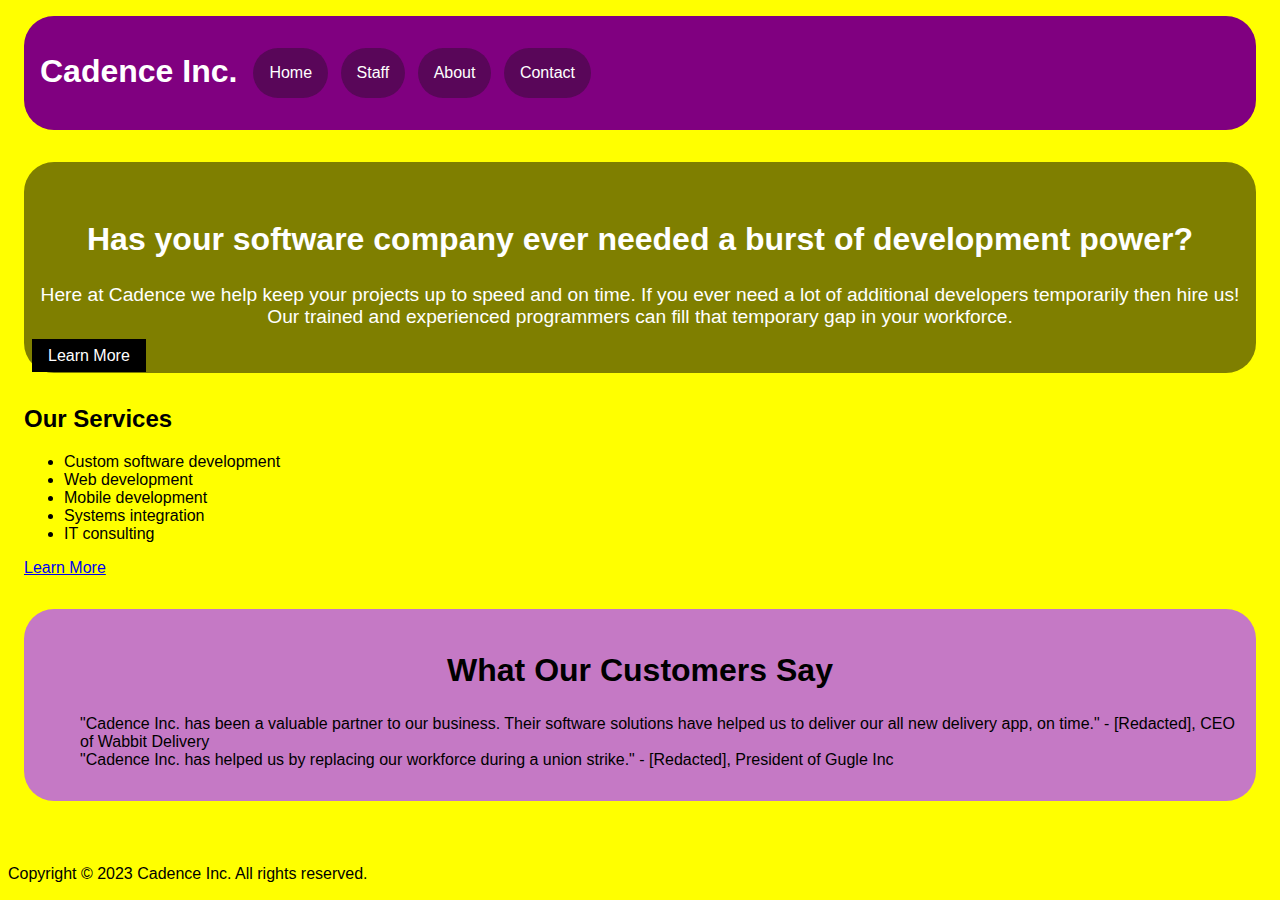
<file: index.html>
<!DOCTYPE html>
<html>
<head>
  <title>Cadence Inc.</title>
  <link rel="stylesheet" href="style.css">
  <meta name="viewport" content="width=device-width, initial-scale=1.0">
</head>
<body>
  <header>
    <h1>Cadence Inc.</h1>
    <nav>
      <a class="nava" href="/cadence">Home</a>
      <a class="nava" href="/cadence/staff">Staff</a>
      <a class="nava" href="/cadence/about">About</a>
      <a class="nava" href="/cadence/contact">Contact</a>
    </nav>
  </header>
  <main>
    <section id="hero">
      <h2>Has your software company ever needed a burst of development power?</h2>
      <p>Here at Cadence we help keep your projects up to speed and on time. If you ever need a lot of additional developers temporarily then hire us! Our trained and experienced programmers can fill that temporary gap in your workforce.</p>
      <a class="learn" href="/cadence/contact">Learn More</a>
    </section>
    <section class="services">
      <h2>Our Services</h2>
      <ul>
        <li>Custom software development</li>
        <li>Web development</li>
        <li>Mobile development</li>
        <li>Systems integration</li>
        <li>IT consulting</li>
      </ul>
      <a class="learn" href="/cadence/about">Learn More</a>
    </section>
    <section id="testimonials">
      <h2>What Our Customers Say</h2>
      <ul>
        <li>
          "Cadence Inc. has been a valuable partner to our business. Their software solutions have helped us to deliver our all new delivery app, on time." - [Redacted], CEO of Wabbit Delivery
        </li>
        <li>
          "Cadence Inc. has helped us by replacing our workforce during a union strike." - [Redacted], President of Gugle Inc
        </li>
      </ul>
    </section>
  </main>
  <footer class="services">
    <p>Copyright &copy; 2023 Cadence Inc. All rights reserved.</p>
  </footer>
</body>
</html>
</file>
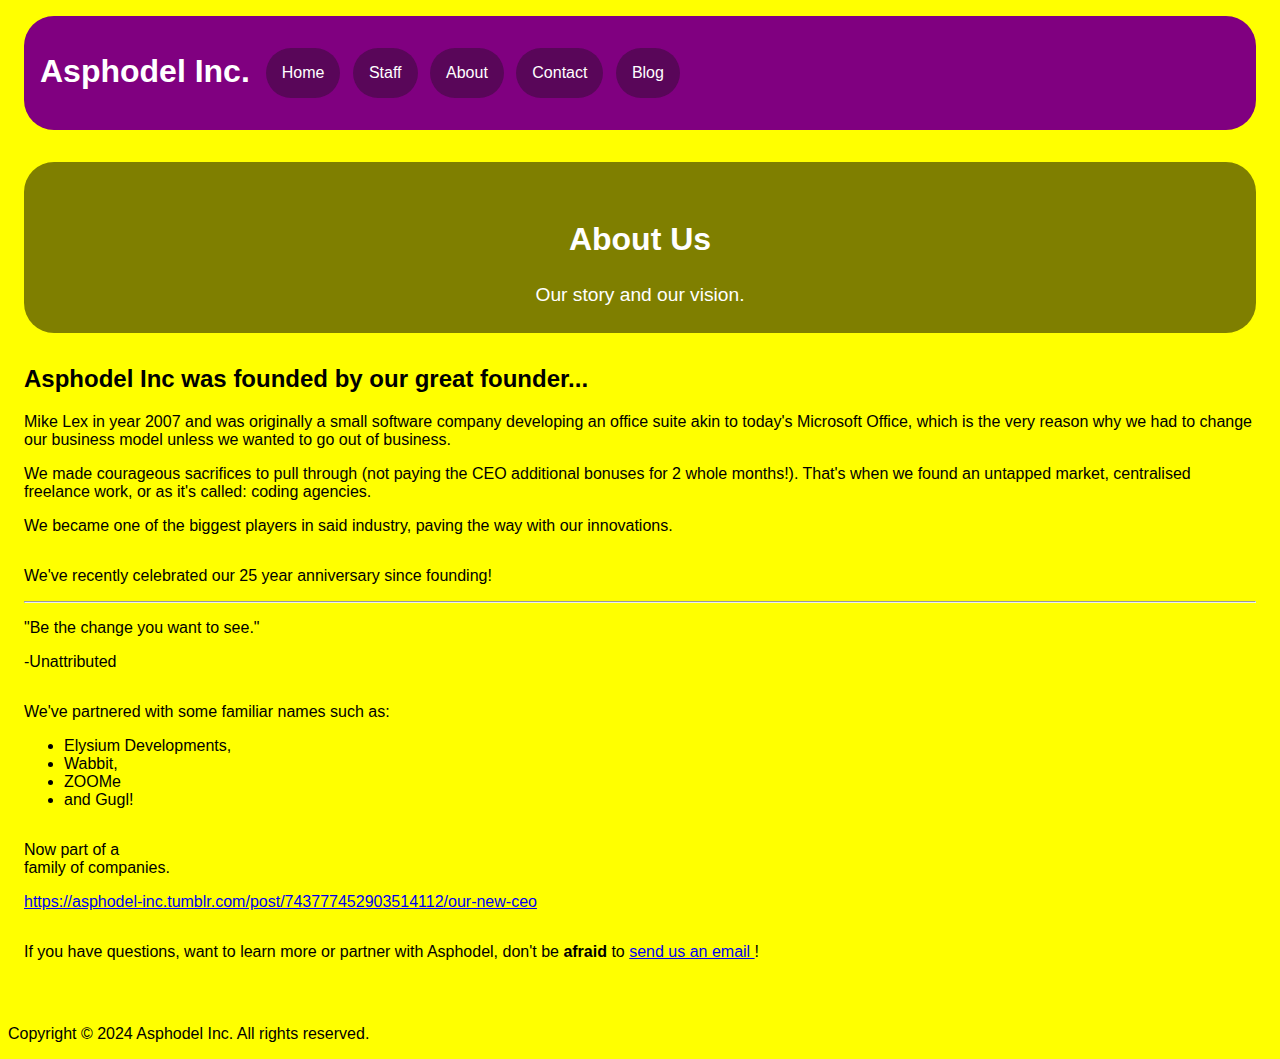
<file: about.html>
<!DOCTYPE html>
<html lang="en">
  <head>
    <meta charset="utf-8" />
    <title>Asphodel Inc./about</title>
    <link rel="stylesheet" href="style.css" />
    <meta name="viewport" content="width=device-width, initial-scale=1.0" />
    <link rel="icon" type="image/x-icon" href="/favicon.ico" />
    <!-- Google tag (gtag.js) -->
    <script
      async
      src="https://www.googletagmanager.com/gtag/js?id=G-Q4JYD97R2M"
    ></script>
    <script>
      window.dataLayer = window.dataLayer || [];
      function gtag() {
        dataLayer.push(arguments);
      }
      gtag("js", new Date());

      gtag("config", "G-Q4JYD97R2M");
    </script>
  </head>

  <body>
    <header>
      <h1>Asphodel Inc.</h1>
      <nav>
        <a class="nava" href="/">Home</a>
        <a class="nava" href="/staff.html">Staff</a>
        <a class="nava" href="/about.html">About</a>
        <a class="nava" href="/contact.html">Contact</a>
        <a class="nava" href="/blog/index.html">Blog</a>
      </nav>
    </header>
    <main>
      <div class="page">
        <section id="hero">
          <h2>About Us</h2>
          <p>Our story and our vision.</p>
        </section>
        <section class="services">
          <h2>Asphodel Inc was founded by our great founder...</h2>
          <p>
            Mike Lex in year 2007 and was originally a small software company
            developing an office suite akin to today's Microsoft Office, which
            is the very reason why we had to change our business model unless we
            wanted to go out of business.
          </p>
          <p>
            We made courageous sacrifices to pull through (not paying the CEO
            additional bonuses for 2 whole months!). That's when we found an
            untapped market, centralised freelance work, or as it's called:
            coding agencies.
          </p>
          <p>
            We became one of the biggest players in said industry, paving the
            way with our innovations.
          </p>
        </section>
        <section class="services">
          <p>
            We've recently celebrated our 25 year anniversary since founding!
          </p>
          <hr class="hr" />
          <p>"Be the change you want to see."</p>
          <p>-Unattributed</p>
        </section>
        <section class="services">
          <p>We've partnered with some familiar names such as:</p>
          <ul>
            <li>Elysium Developments,</li>
            <li>Wabbit,</li>
            <li>ZOOMe</li>
            <li>and Gugl!</li>
          </ul>
        </section>
        <section id="tumblr-embeded-container" class="services">
          <p>
            Now part of a <br />
            family of companies.
          </p>
          <div
            class="tumblr-post"
            data-href="https://embed.tumblr.com/embed/post/kJVY0fiyQBzdirH7eWsSwg/743777452903514112"
            data-did="767f2d34ae8da9c2cfbca92ff903c39b3e2915ff"
          >
            <a
              href="https://asphodel-inc.tumblr.com/post/743777452903514112/our-new-ceo"
              >https://asphodel-inc.tumblr.com/post/743777452903514112/our-new-ceo</a
            >
          </div>
          <script async src="https://assets.tumblr.com/post.js"></script>
        </section>
        <section class="services">
          <p>
            If you have questions, want to learn more or partner with Asphodel,
            don't be <b>afraid</b> to
            <a id="inline-a" href="/contact.html"> send us an email </a>!
          </p>
        </section>
      </div>
    </main>
    <footer class="services">
      <p>Copyright &copy; 2024 Asphodel Inc. All rights reserved.</p>
    </footer>
  </body>
</html>
</file>
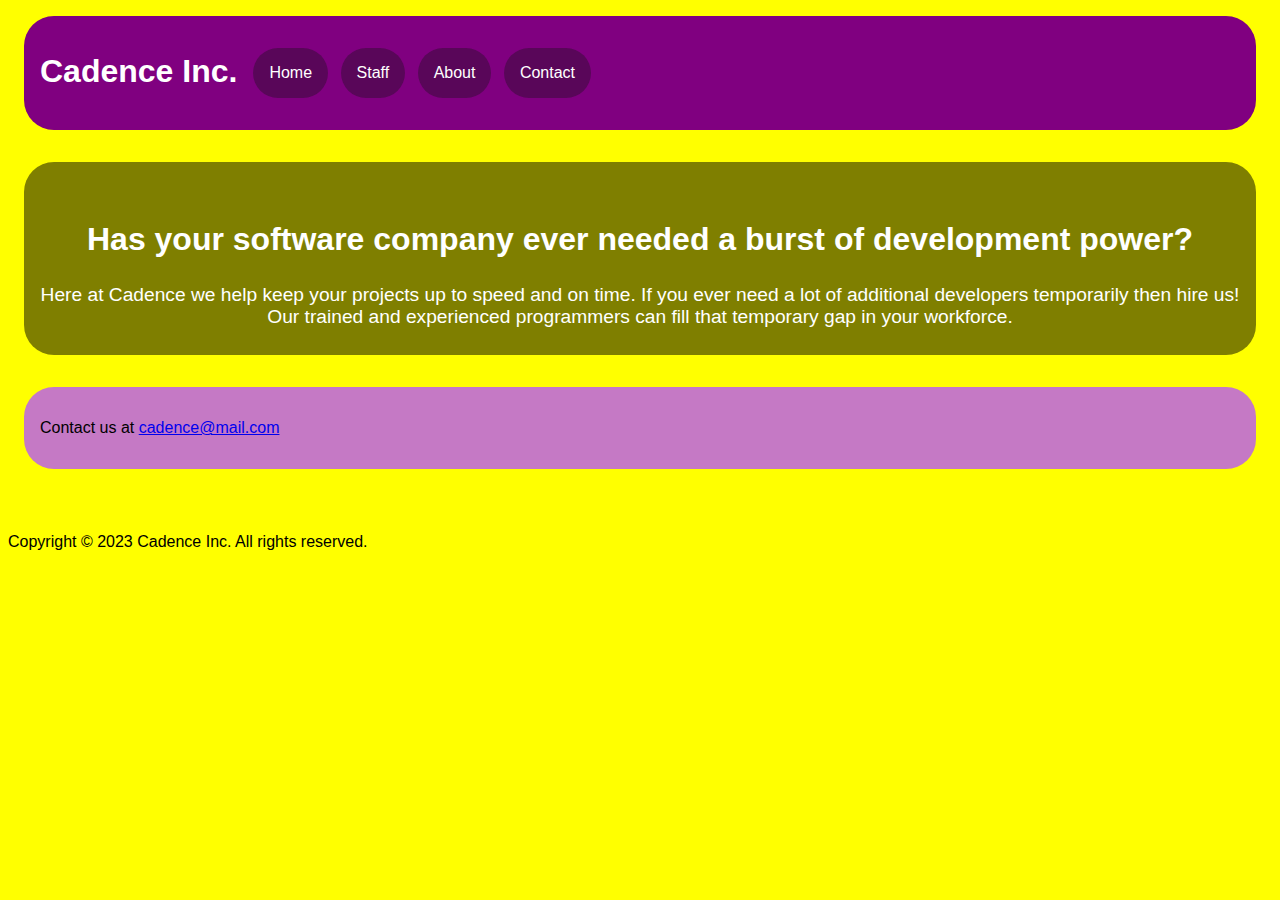
<file: contact.html>
<!DOCTYPE html> 
 <html> 
 <head> 
   <title>Cadence Inc.</title> 
   <link rel="stylesheet" href="style.css"> 
   <meta name="viewport" content="width=device-width, initial-scale=1.0"> 
 </head> 
 <body> 
   <header> 
     <h1>Cadence Inc.</h1> 
     <nav> 
       <a class="nava" href="/cadence">Home</a> 
       <a class="nava" href="/cadence/staff">Staff</a> 
       <a class="nava" href="/cadence/about">About</a> 
       <a class="nava" href="/cadence/contact">Contact</a> 
     </nav> 
   </header> 
   <main> 
     <section id="hero"> 
       <h2>Has your software company ever needed a burst of development power?</h2> 
       <p>Here at Cadence we help keep your projects up to speed and on time. If you ever need a lot of additional developers temporarily then hire us! Our trained and experienced programmers can fill that temporary gap in your workforce.</p>
     </section>
	<section id="services">
		<p>Contact us at <a href="mailto:cadence@mail.com">cadence@mail.com</a></p>
	</section>
   </main> 
   <footer> 
     <p>Copyright &copy; 2023 Cadence Inc. All rights reserved.</p> 
   </footer> 
 </body> 
 </html>
</file>
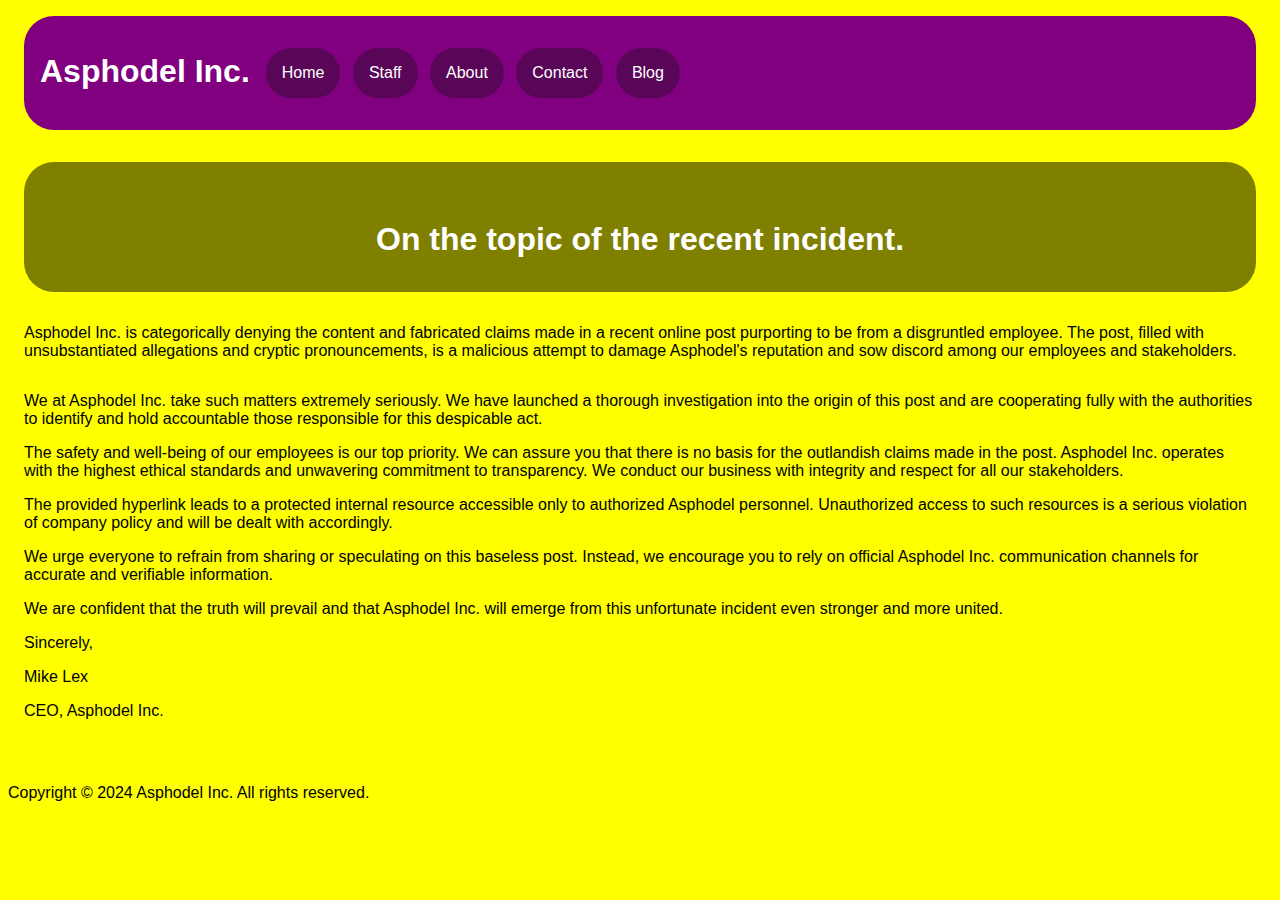
<file: blog/statement-675.html>
<!DOCTYPE html> 
 <html lang="en"> 
 <head> 
  <meta charset="utf-8">
   <title>Asphodel Inc.</title> 
   <link rel="stylesheet" href="../style.css"> 
   <meta name="viewport" content="width=device-width, initial-scale=1.0"> 
 </head> 
 <body> 
   <header> 
     <h1>Asphodel Inc.</h1> 
     <nav> 
       <a class="nava" href="/cadence">Home</a> 
       <a class="nava" href="/cadence/staff">Staff</a> 
       <a class="nava" href="/cadence/about">About</a> 
       <a class="nava" href="/cadence/contact">Contact</a> 
       <a class="nava" href="/cadence/blog">Blog</a>
     </nav> 
   </header> 
   <main> 
    <div class="page">
     <section id="hero"> 
       <h2>On the topic of the recent incident.</h2>
     </section>
	<section class="services">
		<p>Asphodel Inc. is categorically denying the content and fabricated claims made in a recent online post purporting to be from a disgruntled employee. The post, filled with unsubstantiated allegations and cryptic pronouncements, is a malicious attempt to damage Asphodel's reputation and sow discord among our employees and stakeholders.</p>
	</section>
  <section class="services">
      <p>We at Asphodel Inc. take such matters extremely seriously. We have launched a thorough investigation into the origin of this post and are cooperating fully with the authorities to identify and hold accountable those responsible for this despicable act.</p>
      
      <p>The safety and well-being of our employees is our top priority. We can assure you that there is no basis for the outlandish claims made in the post. Asphodel Inc. operates with the highest ethical standards and unwavering commitment to transparency. We conduct our business with integrity and respect for all our stakeholders.</p>
      
      <p>The provided hyperlink leads to a protected internal resource accessible only to authorized Asphodel personnel. Unauthorized access to such resources is a serious violation of company policy and will be dealt with accordingly. </p>
      
      <p>We urge everyone to refrain from sharing or speculating on this baseless post. Instead, we encourage you to rely on official Asphodel Inc. communication channels for accurate and verifiable information. </p>
      
      <p>We are confident that the truth will prevail and that Asphodel Inc. will emerge from this unfortunate incident even stronger and more united. </p>
      
      <p>Sincerely,</p>
      
      <p>Mike Lex</p>
      
      <p>CEO, Asphodel Inc. </p>
	</section>
    </div>
   </main> 
   <footer class="services">
     <p>Copyright &copy; 2024 Asphodel Inc. All rights reserved.</p> 
   </footer> 
 </body> 
 </html>
</file>
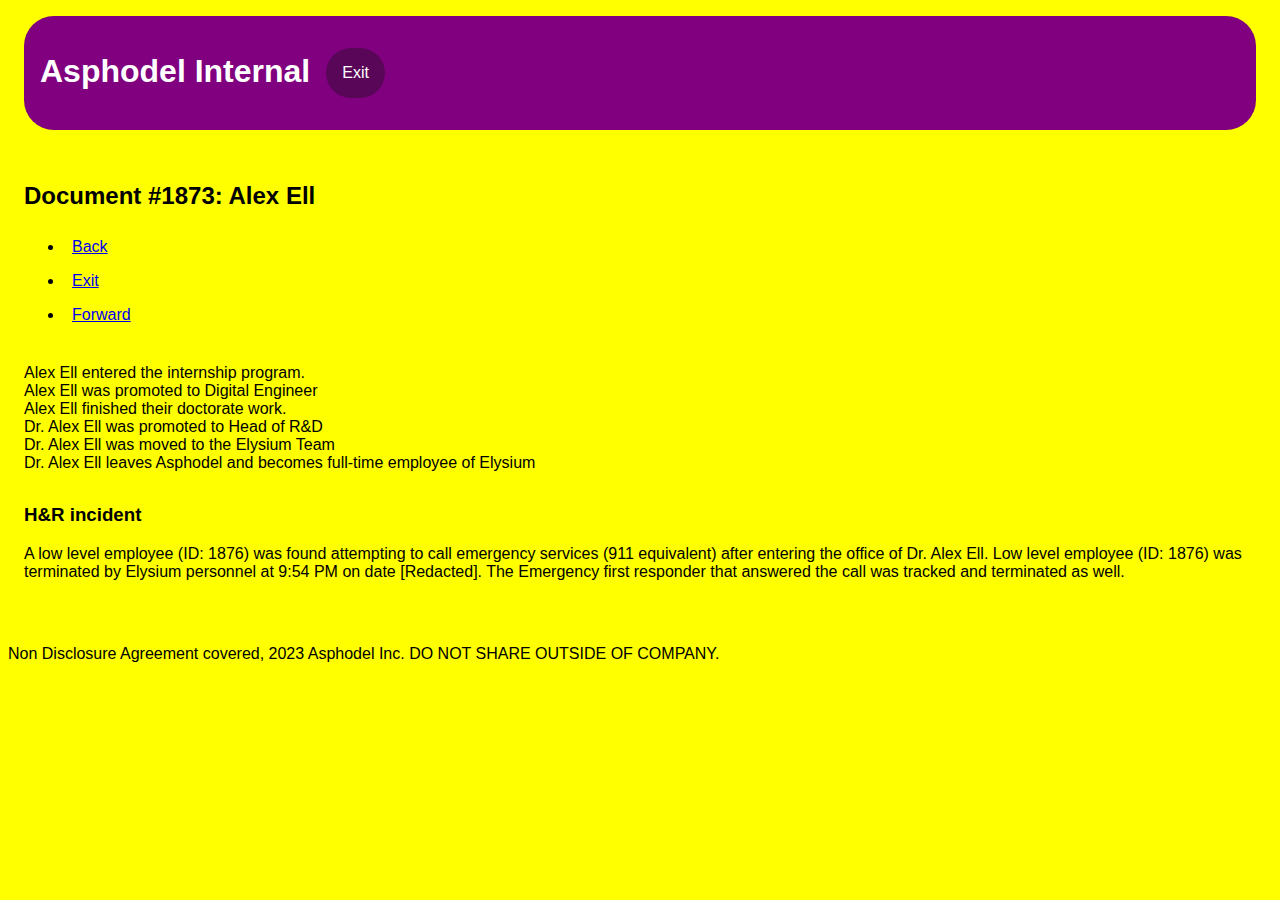
<file: employee-portal/397339.html>
<!DOCTYPE html>
<html lang="en">
<head>
  <title>Asphodel Internal</title>
  <link rel="stylesheet" href="../style.css">
  <meta name="viewport" content="width=device-width, initial-scale=1.0">
  
<!-- Google tag (gtag.js) -->
<script async src="https://www.googletagmanager.com/gtag/js?id=G-Q4JYD97R2M"></script>
<script>
  window.dataLayer = window.dataLayer || [];
  function gtag(){dataLayer.push(arguments);}
  gtag('js', new Date());

  gtag('config', 'G-Q4JYD97R2M');
</script>

  <script>
    function whatAreYouDoing() {
      alert("What are you doing here? You're not supposed to-")
      alert("You are accesing a classified document. Doing so without the necessary clearence may result in disciplinary action.")
    }
  </script>
</head>
<body onLoad="whatAreYouDoing()">
  <header>
    <h1>Asphodel Internal</h1>
    <nav>
      <a class="nava" href="/">Exit</a>
    </nav>
  </header>
  <main>
    <div class="page">

    <section class="services">
      <h2>Document #1873: Alex Ell</h2>
      <ul class="c-suite">
        <li><a class="nava" href="/employee-portal/classified">Back</a></li>
        <li><a class="nava" href="/">Exit</a></li>
        <li><a class="nava" href="/employee-portal/classified">Forward</a></li>
      </ul>
    </section>
    <section class="testimonials">
    <p>
       Alex Ell entered the internship program.
     <br>
        Alex Ell was promoted to Digital Engineer
    <br>
        Alex Ell finished their doctorate work.
    <br>
        Dr. Alex Ell was promoted to Head of R&D
    <br>
        Dr. Alex Ell was moved to the Elysium Team
    <br>
        Dr. Alex Ell leaves Asphodel and becomes full-time employee of Elysium
     </p>
    
    </section>
    <section class="services">
        <h3>H&R incident</h3>
        <p>
            A low level employee (ID: 1876) was found attempting to call emergency services (911 equivalent) after entering the office of Dr. Alex Ell. Low level employee (ID: 1876) was terminated by Elysium personnel at 9:54 PM on date [Redacted]. The Emergency first responder that answered the call was tracked and terminated as well.
        </p>
    </section>
    </div>
  </main>
  <footer class="services">
    <p>Non Disclosure Agreement covered, 2023 Asphodel Inc. DO NOT SHARE OUTSIDE OF COMPANY.</p>
  </footer>
</body>
</html>
</file>
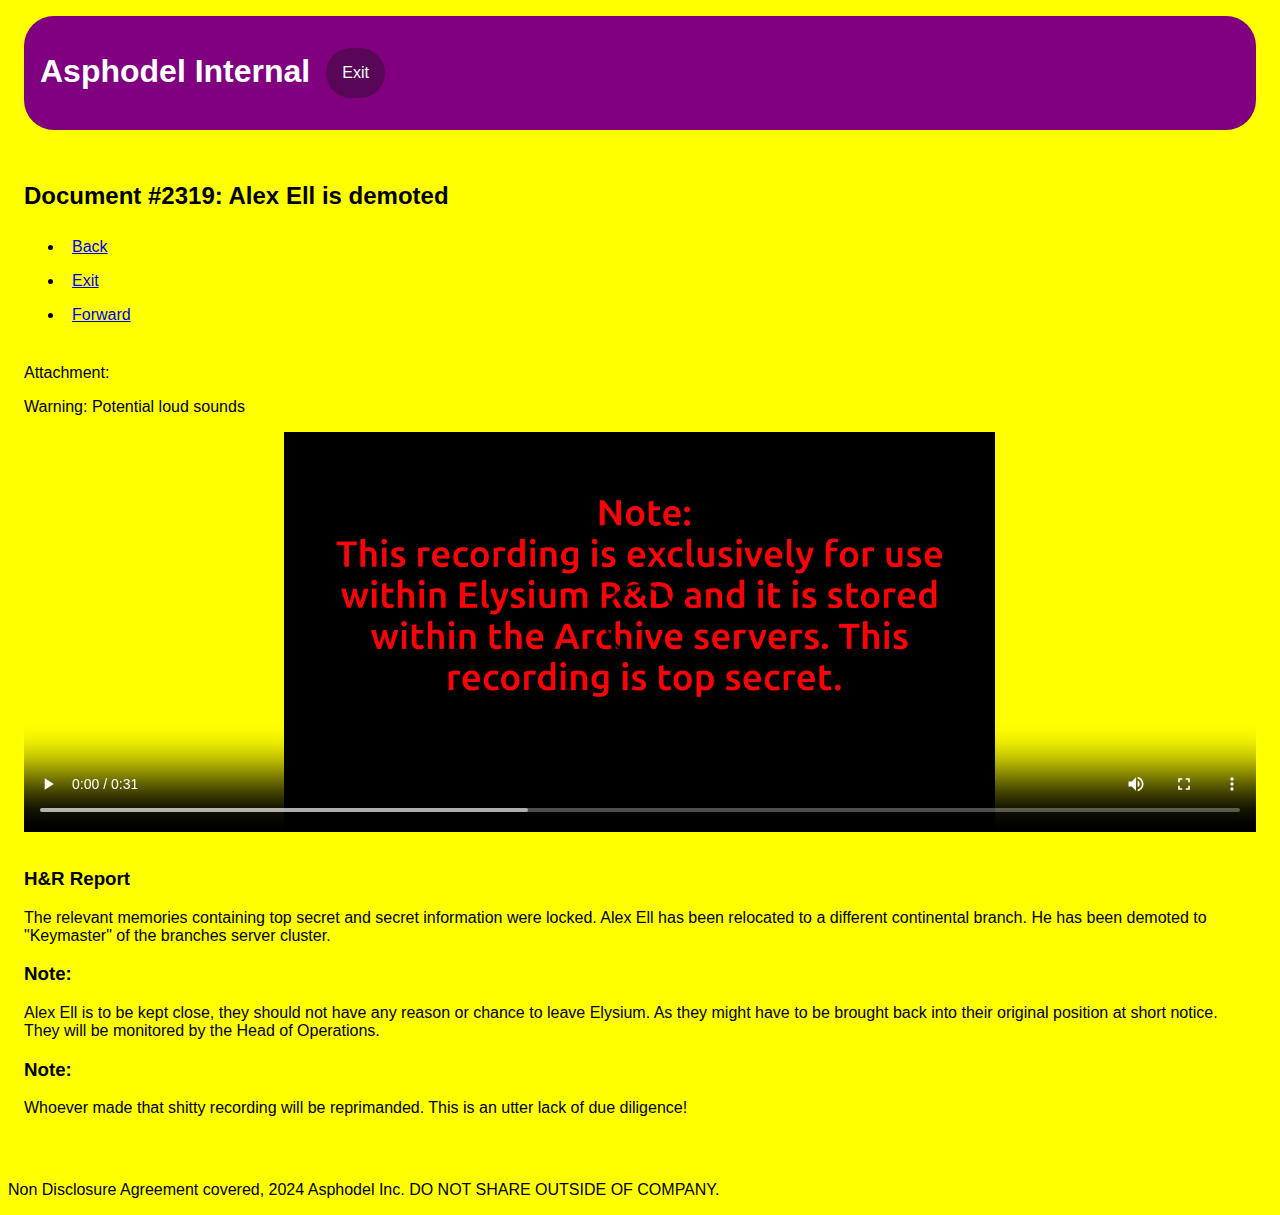
<file: employee-portal/597872.html>
<!DOCTYPE html>
<html lang="en">
<head>
  <meta charset="utf-8">
  <title>Asphodel Internal</title>
  <link rel="stylesheet" href="../style.css">
  <meta name="viewport" content="width=device-width, initial-scale=1.0">
  <script>
    function whatAreYouDoing() {
      alert("I said stop looking into this stuff!")
      alert("You are accesing a classified document. Doing so without the necessary clearence may result in disciplinary action.")
    }
  </script>
</head>
<body>
  <header>
    <h1>Asphodel Internal</h1>
    <nav>
      <a class="nava" href="/cadence">Exit</a>
    </nav>
  </header>
  <main>
    <div class="page">

    <section class="services">
      <h2>Document #2319: Alex Ell is demoted</h2>
      <ul class="c-suite">
        <li><a class="nava" href="/employee-portal/classified">Back</a></li>
        <li><a class="nava" href="/">Exit</a></li>
        <li><a class="nava" href="/employee-portal/classified">Forward</a></li>
      </ul>
    </section>
    <section class="testimonials">
    <p>Attachment: </p>
    <p><span class="warn">Warning:</span> Potential loud sounds</p>
    <video width="100%" height="400" controls>
      <source src="/assets/Memory so epppyyyyy.webm" type="video/webm">
    Your browser does not support videos presented using modern web techologies. Make sure your browser is updated to the latest version.
    </video> 

    </section>
    <section class="services">
        <h3>H&R Report</h3>
        <p>
            The relevant memories containing top secret and secret information were locked. Alex Ell has been relocated to a different continental branch. He has been demoted to "Keymaster" of the branches server cluster.
        </p>
        <h3>Note: </h3>
        <p>
          Alex Ell is to be kept close, they should not have any reason or chance to leave Elysium. As they might have to be brought back into their original position at short notice. They will be monitored by the Head of Operations.
        </p>
        <h3><span class="warn">Note: </span></h3>
        <p>
          Whoever made that shitty recording will be reprimanded. This is an utter lack of due diligence! 
        </p>
    </section>
    </div>
  </main>
  <footer class="services">
    <p>Non Disclosure Agreement covered, 2024 Asphodel Inc. DO NOT SHARE OUTSIDE OF COMPANY.</p>
  </footer>
</body>
</html>
</file>
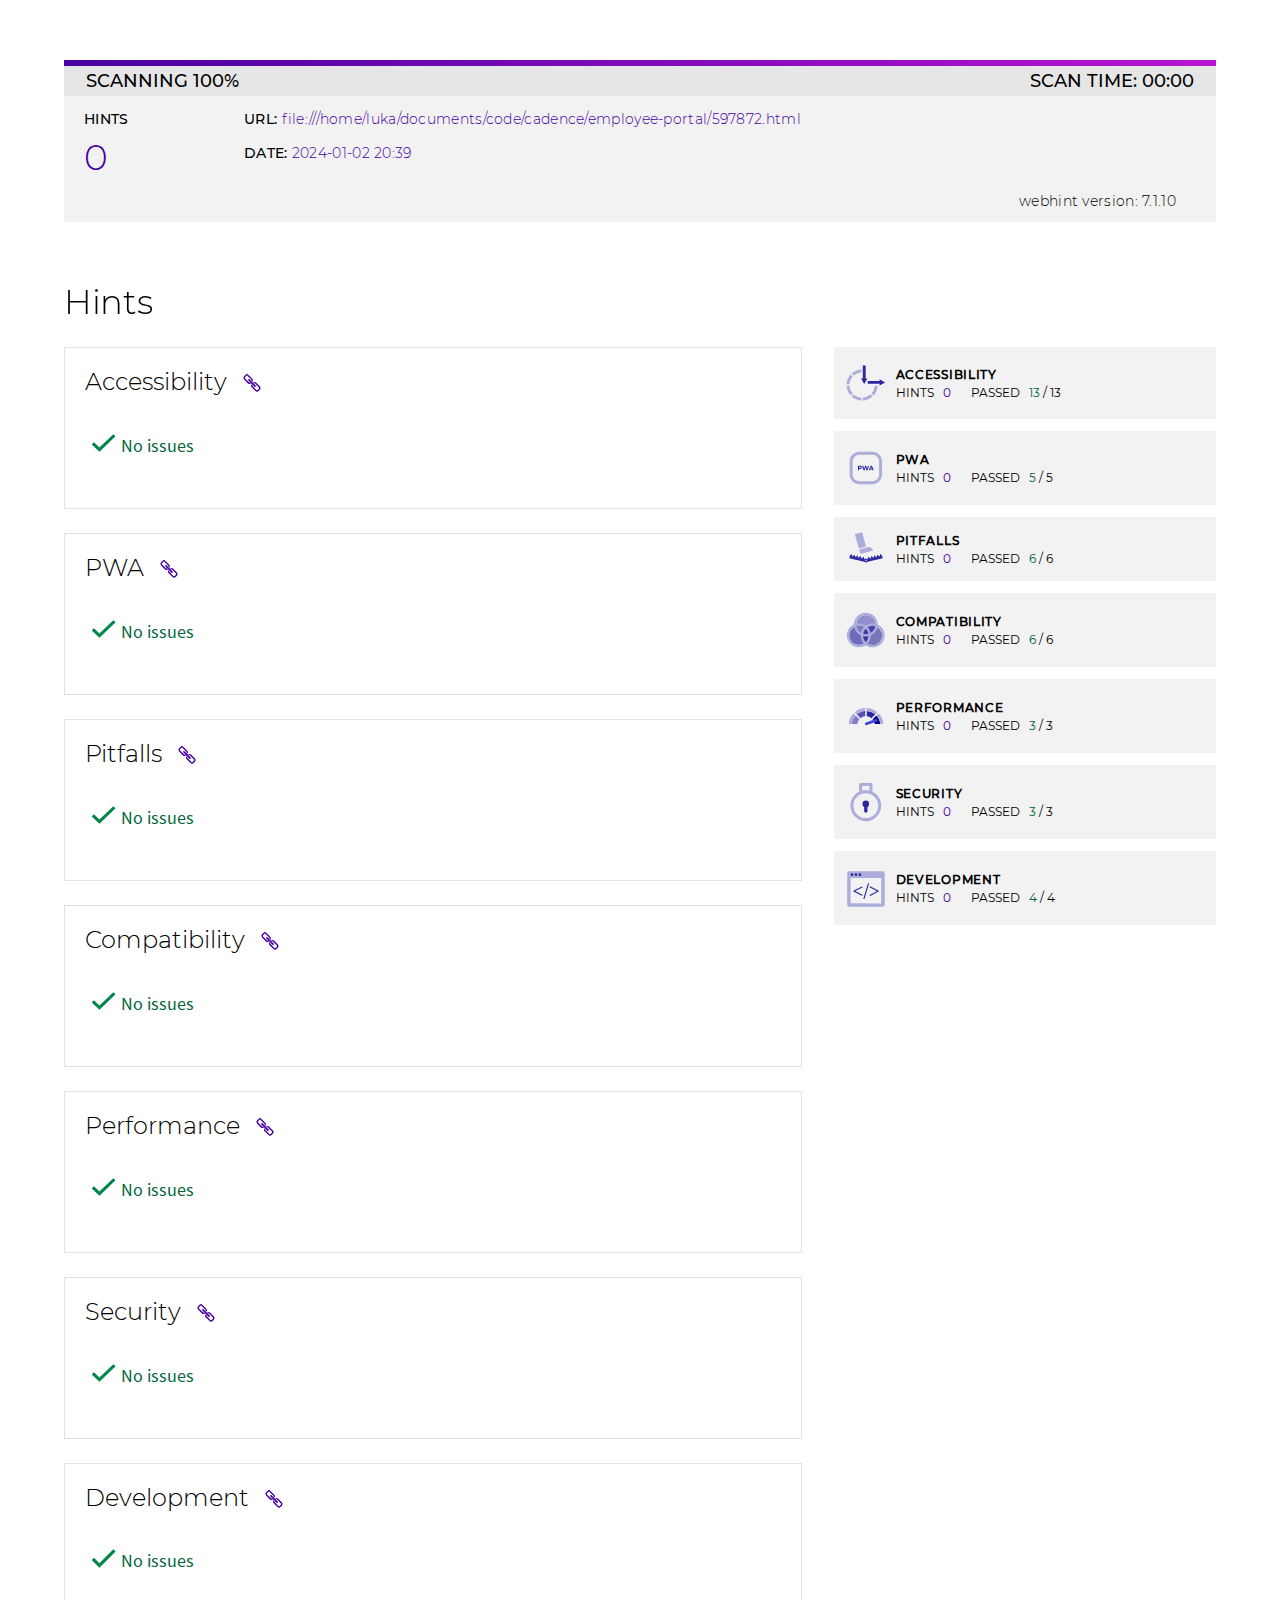
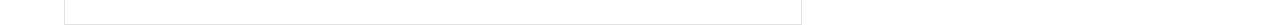
<file: hint-report/file--home-luka-Documents-Code-cadence-employee-portal-597872-html.html>
<!DOCTYPE html>
<html lang="en">
<head>
    <meta charset="utf-8">
    <title>Webhint</title>
    <meta name="viewport" content="width=device-width, initial-scale=1">
    
    
        <link rel="icon" href="[data-uri]">
    



    
        <style>
            /* Content from file: styles/fonts.css */
            @font-face {
    font-family: "Montserrat";
    font-style: normal;
    font-weight: 300;
    src: local("Montserrat Light"), local("Montserrat-Light"), url('[data-uri]') format("woff2"), url('[data-uri]') format("woff");
    unicode-range: U+0000-00FF, U+0131, U+0152-0153, U+02BB-02BC, U+02C6, U+02DA, U+02DC, U+2000-206F, U+2074, U+20AC, U+2122, U+2191, U+2193, U+2212, U+2215, U+FEFF, U+FFFD;
}

@font-face {
    font-family: "Montserrat";
    font-style: normal;
    font-weight: 400;
    src: local("Montserrat Regular"), local("Montserrat-Regular"), url('[data-uri]') format("woff2"), url('[data-uri]') format("woff");
    unicode-range: U+0000-00FF, U+0131, U+0152-0153, U+02BB-02BC, U+02C6, U+02DA, U+02DC, U+2000-206F, U+2074, U+20AC, U+2122, U+2191, U+2193, U+2212, U+2215, U+FEFF, U+FFFD;
}

@font-face {
    font-family: "Montserrat";
    font-style: normal;
    font-weight: 500;
    src: local("Montserrat Medium"), local("Montserrat-Medium"), url('[data-uri]') format("woff2"), url('[data-uri]') format("woff");
    unicode-range: U+0000-00FF, U+0131, U+0152-0153, U+02BB-02BC, U+02C6, U+02DA, U+02DC, U+2000-206F, U+2074, U+20AC, U+2122, U+2191, U+2193, U+2212, U+2215, U+FEFF, U+FFFD;
}

@font-face {
    font-family: "Source Sans Pro";
    font-style: normal;
    font-weight: 400;
    src: local("Source Sans Pro Regular"), local("SourceSansPro-Regular"), url('[data-uri]') format("woff2"), url('[data-uri]') format("woff");
    unicode-range: U+0000-00FF, U+0131, U+0152-0153, U+02BB-02BC, U+02C6, U+02DA, U+02DC, U+2000-206F, U+2074, U+20AC, U+2122, U+2191, U+2193, U+2212, U+2215, U+FEFF, U+FFFD;
}

        </style>
    
        <style>
            /* Content from file: styles/base.css */
            /*
 *	BASE
 * =============================================
 */

* {
    box-sizing: border-box;
    margin: 0;
    padding: 0;
}

a {
    text-decoration: none;
}

a:hover {
    text-decoration: underline;
}

button, input, select {
    font: inherit;
}

img {
    border: 0;
}

/* Style focusable elements that need focus ring. Others reset and receive border styles in controls/color.css */
a:focus,
li:focus,
ul:focus,
button:focus,
summary:focus,
[tabindex="0"]:focus {
    outline: 1px dashed;
}

/*
Vertical rhythm
Sets a margin on select block level elements that have a previous sibling.
 */

* + p,
* + ol,
* + ul,
* + dl,
* + fieldset,
* + label,
* + pre,
* + blockquote,
* + img {
    margin-top: 2.4rem;
}

        </style>
    
        <style>
            /* Content from file: styles/controls.css */
            /*
 * BUTTONS
 * ---------------------------------------------
 */

button,
a.button {
    min-width: 16rem;
    max-width: 100%;
    border: 1px solid transparent;

    /* needed to override Chrome styles */
    border-radius: 0;
    padding: 1.2rem 1.6rem;

    color: #fff;
    letter-spacing: .1rem;
    text-transform: uppercase;

    overflow: hidden;
    white-space: nowrap;
    text-overflow: ellipsis;

    /* needed for .button as doesn’t always get default control behaviours */
    display: inline-block;
    text-align: center;
    cursor: pointer;
}

button:hover,
button:focus,
.button:hover,
.button:focus {
    border-color: hsla(0, 0%, 0%, .4);
}

button:active,
.button:active {
    border-color: transparent;
    background-color: hsla(0, 0%, 0%, .4);
}

        </style>
    
        <style>
            /* Content from file: styles/type.css */
            /*
 * TYPOGRAPHY
 * =============================================
 */

/*
    Base font size: 10px for easy rem to px conversion.
    Use % so if user increases their default font-size, it doesn’t wipe that out
*/
html {
    font-size: 62.5%;
}

/* use em rather than rem due to IE9–10 rem in font shorthand bug. */
body {
    font: 1.8em/1.4 base, "Source Sans Pro", Verdana, sans-serif;
}

/*	Headings and Captions */

/* only elements get top margin. Semantic classes only get the font/text styles */
h1,
h2,
h3,
h4,
h5,
button,
legend,
.headline,
.heading,
.subheading,
.title,
.subtitle,
.subtitle--alt,
.caption--alt,
.button,
.button--alt,
.scan-heading,
.category,
.rule-list,
.rule-title,
.rule-tile__category,
[class*="-badge"],
.scan-overview,
.docs-button,
.anchor-top,
.feature__cta {
    font-family: "Montserrat", sans-serif;
}


h1,
h2,
.headline,
.heading,
.scan-heading {
    letter-spacing: -.01em;

    position: relative;
    max-width: 64rem;
    z-index: 1;
}

.headline::before,
.heading::before {
    content: "";
    position: absolute;
    left: 0;
    top: -.5rem;
    height: .5rem;
    width: 5rem;
}

h1,
h2,
h3,
h6,
caption,
.headline,
.heading,
.subheading,
.title,
.subcaption {
    font-weight: 300;
    line-height: 1.2;
}

h3,
h4,
.title,
.subtitle,
.subtitle--alt {
    font-weight: 300;
}

h2,
.subheading {
    font-size: 2.6rem;
}

h3,
.title,
.scan-heading {
    font-size: 2rem;
}

h4,
caption,
.subtitle {
    font-size: 1.8rem;
}

@media (min-width: 48em) {

    h2,
    .subheading {
        font-size: 3.4rem;
    }

    h3,
    .title {
        font-size: 2.4rem;
    }

    h4,
    caption,
    .subtitle {
        font-size: 2rem;
    }

}

/* Maximum line lengths */
details,
p,
li {
    max-width: 64rem;
}

        </style>
    
        <style>
            /* Content from file: styles/layouts.css */
            /*
 * LAYOUTS
 * =============================================
 * @Dependencies: base.css, structure.css
 */

.container::after,
.layout::after,
.module::after {
    display: block;
    clear: both;
    content: "";
}

.layout {
    margin-right: 0;
    margin-left: 0;
}

.module {
    margin-top: 2.4rem;
    width: 100%;
}

.module:first-child {
    margin-top: 0;
}

@media (min-width: 33.75em) {

    .layout {
        margin-right: -1.2rem;
        margin-left: -1.2rem;
    }

    .module {
        float: left;
        padding-right: 1.2rem;
        padding-left: 1.2rem;
    }

}

@media (min-width: 48em) {

    .layout {
        margin-left: -1.6rem;
        margin-right: -1.6rem;
    }

    .module {
        padding-right: 1.6rem;
        padding-left: 1.6rem;
    }

}

/* Primary + Secondary */

@media (min-width: 48em) {

    .module--primary,
    .module--secondary {
        float: left;
        width: 50%;
        margin-top: 0;
    }

    .layout--basic--alt .module--secondary,
    .layout--basic--offset--alt .module--secondary {
        float: right;
    }

}

@media (min-width: 60em) {

    .layout--basic .module--primary,
    .layout--basic--alt .module--primary {
        width: 62.5%;
    }

    .layout--basic .module--secondary,
    .layout--basic--alt .module--secondary {
        width: 33.333%;
    }

    .layout--basic--offset .module--primary,
    .layout--basic--offset--alt .module--primary {
        width: 58.333%;
    }

    .layout--basic--offset .module--secondary,
    .layout--basic--offset--alt .module--secondary {
        width: 37.5%;
    }

}

        </style>
    
        <style>
            /* Content from file: styles/structure.css */
            /*
 * BASIC STRUCTURE
 * =============================================
 * @Dependencies: base.css
 */

body {
    overflow-x: hidden;
}

/* Limit widths */
hr,
.container {
    max-width: 144rem;
}

/* Standard sections and subsections */
.section,
hr {
    margin-top: 4.8rem;
}



/*
Containing element goes INSIDE sections,
as some sections are full-bleed on the page.
 */

.container {
    width: 100%;
    padding-right: 1rem;
    padding-left: 1rem;
}

.container .container,
.container hr {
    width: auto;
}

@media (min-width: 48em) {

    .content > header,
    .section,
    hr {
        margin-top: 6rem;
    }

}

/* @TODO: Revert to 56.2em when extensions is removed from header */
@media (min-width: 58em) {

    hr,
    .container {
        width: 90%;
        margin-right: auto;
        margin-left: auto;
        padding-right: 0;
        padding-left: 0;
    }

}

        </style>
    
        <style>
            /* Content from file: styles/anchor-top.css */
            a.anchor-top {
    position: fixed;
    right: 2.4rem;
    bottom: 2.4rem;

    width: 5rem;
    height: 6rem;

    padding: 3.3rem 1.2rem 1rem 1.2rem;

    font-size: 1.3rem;
    background: hsla(266, 100%, 32%, .7);
    color: #fff;
    text-transform: uppercase;

    border-radius: .4rem;
}

a.anchor-top:hover, a.anchor-top:focus {
    background: hsla(266, 100%, 32%, .8);
    text-decoration: none;
}

a.anchor-top:focus {
    outline: 1px dashed #4700a3;
}

a.anchor-top:active {
    background: hsla(266, 100%, 32%, 1);
}

a.anchor-top::before {
    content: url('[data-uri]');
    display: inline-block;
    position: absolute;
    width: 2.5rem;
    top: 1.4rem;
    left: 0;
    padding: 0 1.25rem;
}

        </style>
    
        <style>
            /* Content from file: styles/scan/scan-results.css */
            /*
* SCAN RESULTS
* =============================================
* @Dependencies: base.css, structure.css, type.css
*/

.menu-open {
    overflow: hidden;
}

/* SCAN OVERVIEW */

.scan-overview {
    margin-bottom: 2.4rem;
    width: 100%;
}

.scan-overview__status {
    background-color: #e6e6e6;
    display: flex;
    font-size: 1.8rem;
    font-weight: 500;
    justify-content: space-between;
    line-height: 1.8rem;
    margin: 0;
    padding: 1.2rem 2.2rem .6rem;
    position: relative;
    text-transform: uppercase;
}

.scan-overview__status * {
    margin-top: 0;
}

.scan-overview__progress-bar {
    background-image: linear-gradient(270deg, #4700a3, #b914d4);
    background-size: 300%;
    height: 6px;
    left: 0;
    position: absolute;
    top: 0;
    transition: width 1s 0s linear;
    width: 0;
    animation: progressBarAnimation 2s ease infinite;
}

.scan-overview__progress-bar.end-animation {
    animation: none;
    background-size: 100%;
    background-image: linear-gradient(to right, #4700a3, #b914d4);
}

@keyframes progressBarAnimation {

    0% {
        background-position: 0% 50%
    }
    50% {
        background-position: 100% 50%
    }
    100% {
        background-position: 0% 50%
    }

}

.scan-overview--details {
    background-color: #f2f2f2;
    padding: 1.4rem 2rem;
    position: relative;
}

.scan-overview--debug-details {
    display: flex;
}

.scan-overview__scan-time {
    display: none;
    margin: 0;
}

.scan-overview--version {
    margin-right: 2rem;
}

.scan-overview--version .scan-overview__subheader,
.scan-overview--config .scan-overview__subheader {
    text-transform: none;
}

.scan-overview__subheader {
    font-size: 1.4rem;
    font-weight: 500;
    letter-spacing: .03rem;
    margin-top: 1.4rem;
    max-width: none;
    text-transform: uppercase;
}

.scan-overview__subheader span {
    color: #4700a3;
    font-weight: 300;
}

.scan-overview--debug-details .scan-overview__subheader {
    color: #000;
    font-weight: 300;
}

.scan-overview--debug-details .scan-overview__subheader span {
    color: #000;
}

.overview--url__url {
    text-transform: lowercase;
}

[class*="scan-overview__body--"] {
    font-size: 4.8rem;
    font-weight: 200;
    letter-spacing: .03rem;
    margin-right: 1rem;
    margin-top: .2rem;
    min-width: 15rem;
    text-transform: uppercase;
}

.scan-overview__body--purple {
    color: #4700a3;
}

.scan-overview__body__permalink {
    overflow-wrap: break-word;
    word-wrap: break-word;
}

.scan-overview__body__permalink .permalink-content {
    text-transform: none;
}

.permalink-copy {
    background-color: transparent;
    font-weight: 300;
    min-width: 2rem;
    padding: 0;
    text-align: left;
    white-space: normal;
}

.permalink-copy img {
    vertical-align: middle;
    width: 2rem;
}

.scan-overview__body__link {
    color: #000;
    display: inline-block;
    font-weight: 300;
}

@media (min-width: 33.75em) {

    .scan-overview--details {
        display: flex;
        justify-content: flex-start;
        padding-bottom: 4rem;
    }

    .scan-overview--more-details {
        display: flex;
        flex-wrap: wrap;
        justify-content: flex-start;
    }

    .scan-overview--scan-links {
        margin-right: 2rem;
    }

    .scan-overview__scan-time {
        display: block;
    }

    .scan-overview--scan-links .scan-overview__subheader {
        margin-bottom: 1.4rem;
    }

    .scan-overview--debug-details {
        bottom: 1rem;
        position: absolute;
        right: 2rem;
    }

    .scan-overview__subheader {
        margin-top: 0;
    }
}

@media (min-width: 58em) {
    [class*="scan-overview__body--"] {
        font-size: 3.6rem;
    }
}

/* OVERVIEW TILES */

.module.module--categories {
    margin-top: 0;
    width: 100%;
}

.rule-categories {
    position: fixed;
    left: 0;
    padding: 0 2rem;
    width: 100%;
    background-color: #fff;
    z-index: 5;
    bottom: calc(-100% + 5rem);
    height: calc(100% - 5rem);
    transition: bottom .5s ease-out;
}

.rule-categories.open {
    bottom: 5rem;
}

.rule-categories a {
    text-decoration: none;
}

.rule-tile--wrapper {
    border: 1px solid #979797;
    border-top: none;
    display: block;
}

.rule-tile--wrapper:first-child {
    border-top: 1px solid #979797;
}

.rule-tile {
    align-items: center;
    background-color: #f2f2f2;
    color: #000;
    display: flex;
    justify-content: space-evenly;
    padding: 1.2rem;
}

.rule-icon {
    margin-top: 0;
    max-width: 3.1rem;
    width: 100%;
}

a > .rule-tile:hover {
    background-color: rgba(64, 69, 221, 0.2);
    text-decoration: none;
}

.rule-tile__category {
    color: #000;
    flex: 1;
    font-size: 1.2rem;
    font-weight: 600;
    letter-spacing: .07rem;
    margin: 0 0 0 1rem;
    max-width: 19rem;
    text-transform: uppercase;
    white-space: nowrap;
}

.rule-tile__hints {
    color: #4700a3;
}

.rule-tile__passed {
    color: #006538;
}

.rule-tile__info {
    align-items: center;
    display: flex;
    flex-grow: 1;
    justify-content: space-between;
}

.rule-tile__results {
    display: flex;
    flex: 1;
    justify-content: space-around;
}

.rule-tile__result-wrapper {
    margin-left: 2.4rem;
    text-align: center;
}

.rule-tile__result-wrapper p {
    margin: 0;
}

.rule-tile__sub-category {
    /* move to type.css */
    font-family: "Montserrat", sans-serif;
    font-size: 1.4rem;
    font-weight: 500;
    flex: 1;
    text-transform: uppercase;
}

.show-categories {
    background-color: #4713a0;
    bottom: 0;
    height: 5rem;
    left: 0;
    position: fixed;
    text-transform: uppercase;
    width: 100%;
    z-index: 10;
}


@media (min-width: 33.75em) {

    .module.module--categories {
        float: none;
    }

    .rule-tile__category {
        font-size: 1.4rem;
    }

    .rule-tile__sub-category {
        font-size: 1.6rem;
        font-weight: 400;
    }

    .rule-icon {
        max-width: 4rem;
        max-height: 5rem;
    }

}

@media (min-width: 48em) {

    .module.module--categories {
        float: right;
        margin-top: 2.4rem;
        position: sticky;
        top: 1rem;
        width: 35%;
    }

    .module.module--results {
        width: 65%;
    }
    .show-categories {
        display: none;
    }

    .rule-categories {
        display: block;
        padding: 0;
        position: static;
    }

    .rule-tile {
        margin: 0 0 1.2rem;
    }

    .rule-tile--wrapper {
        border: none;
    }

    .rule-tile--wrapper:first-child {
        border-top: none;
    }

}

@media (min-width: 48em) and (max-width: 82.5em) {

    .rule-tile__info {
        flex-direction: column;
        justify-content: center;
        align-items: start;
    }

    .rule-tile__category {
        font-size: 1.2rem;
    }

    .rule-tile__results {
        justify-content: start;
        line-height: 1.3rem;
        margin-left: 1rem;
        width: 100%;
    }

    .rule-tile__result-wrapper {
        margin: 0;
    }

    .rule-tile__result-wrapper:first-child {
        margin-right: 2rem;
    }

    .rule-tile__result-wrapper p {
        display: inline-block;
    }

    .rule-tile__result-wrapper p span {
        margin-left: .5rem;
    }

    .rule-tile__sub-category {
        font-size: 1.2rem;
    }

}

/* SCAN DETAILS */

.rule-result {
    border: 1px solid #e2e2e2;
    margin-top: 2.4rem;
    padding: 2rem;
}

.rule-result--category {
    align-items: center;
    display: flex;
    justify-content: space-between;
    margin-bottom: 3.6rem;
}

.hint-link::after {
	position: absolute;
	content: url('[data-uri]');
	display: inline-block;
	width: 2rem;
	margin-top: .3rem;
	margin-left: 1.5rem;
}

.button-expand-all {
    background: rgba(255, 255, 255, 0) url('[data-uri]') 0 0 no-repeat;
    border: 0;
    color: #4700a3;
    font-size: 1.2rem;
    font-weight: 500;
    height: 2.2rem;
    letter-spacing: -.1px;
    line-height: 2.2rem;
    min-width: 0;
    padding: 0 0 0 3rem;
    position: relative;
}

.button-expand-all.closed {
    background-position: 0 -2.2rem;
}

.rule-result h3 {
    display: flex;
    text-transform: capitalize;
}

.rule-result--details {
    /* display: block; is necessary for Edge */
    display: block;
    margin-bottom: 3rem;
    max-width: none;
    width: 100%;
}

.rule-result--details > .rule-content {
    display: none;
}

.rule-result--details[open] > .rule-content {
    display: block;
}

.rule-title {
    cursor: pointer;
    font-size: 1.8rem;
    font-weight: 400;
    padding-left: 3rem;
    list-style: none;
}

.rule-title::-webkit-details-marker {
    display: none;
}

.rule-title::before {
    background: url('[data-uri]') no-repeat 0 -22px;
    content: "";
    height: 22px;
    position: absolute;
    width: 22px;
    margin-left: -3rem;
}

.rule-result--details[open] .rule-title::before {
    background-position: 0 0;
}

.rule-content {
    border-top: 1px solid #979797;
    display: flex;
    flex-flow: column;
    margin-top: .8rem;
}

.rule-result--details__hint-number {
    color: #4700a3;
}

.rule-result--details__hint-link,
.rule-result--details__hint-link:visited {
    color: #4700a3;
}

.rule-doc-buttons {
    background-color: #fff;
    padding-top: 1rem;
    position: sticky;
    top: 0;
    z-index: 1;
}

.rule-doc-button {
    background: #4700a3;
    display: inline-block;
    font-size: 1.4rem;
    font-weight: 500;
    padding: .6rem 3.5rem .6rem 1rem;
    position: relative;
    text-decoration: none;
}

.rule-doc-button,
.rule-doc-button:visited {
    color: #fff;
}

.rule-doc-button:nth-child(2) {
    margin-left: 1rem;
}

.rule-doc-icon {
    background: url('[data-uri]') no-repeat right center;
    height: 100%;
    position: absolute;
    right: 1rem;
    top: 0;
    width: 20px;
}

button {
    text-transform: none;
}

.rule-result--details__body {
    padding: 1.4rem 0;
    margin-left: 3rem;
}

.rule-result--details__body p {
    overflow-wrap: break-word;
    word-wrap: break-word;
}

.rule-result--details__body > * {
    margin-top: 2rem;
}

.rule-result--details__body code {
    background-color: hsla(238, 65%, 90%, .6);
    border-radius: .3rem;
    padding: .2rem .4rem;
}

.rule-result__code {
    background-color: #f4f4f4;
    margin-top: 3rem;
    padding: 2.4rem;
    /* Hanlde long urls */
    overflow-wrap: break-word;
    word-wrap: break-word;
    -ms-word-break: break-all;
    word-break: break-word;
    /* Adds a hyphen where the word breaks, if supported (No Blink) */
    -ms-hyphens: auto;
    -moz-hyphens: auto;
    -webkit-hyphens: auto;
    hyphens: auto;
}

.rule-result__code code {
    background-color: #f4f4f4;
}

/* RULE RESULT MESSAGES */

.rule-result__message--compiling {
    color: #4700a3;
    margin-top: -2.6rem;
}

.rule-result__message--compiling p,
.rule-result__message--compiling__loader {
    display: inline-block;
}

.rule-result__message--compiling p {
    padding-left: 1.6rem;
}

.rule-result__message--compiling__loader {
    animation: spin 2s linear infinite;
    border: 3px solid #f3f3f3;
    border-radius: 50%;
    border-top: 3px solid #4700a3;
    height: 2.5rem;
    width: 2.5rem;
}

.rule-result__doc--list {
    padding-left: 2rem;
    margin-top: 0;
}

/* RESULTS LOADER ANIMATION */

@keyframes spin {

    0% {
        transform: rotate(0deg);
    }
    100% {
        transform: rotate(360deg);
    }

}

.rule-result__message--passed {
    color: #006538;
    padding-left: 3.6rem;
}

.rule-result__message--passed::before {
    content: url('[data-uri]');
    height: .5rem;
    position: absolute;
    width: 2.5rem;
    margin-left: -3rem;
}

/* INTEGRATION MESSAGES */

.rule-result--details__footer-msg {
    margin: 2.4rem 0 2.4rem 3rem;
}

.rule-result--details__footer-msg p {
    display: inline-block;
}

.rule-result--details__footer-msg img {
    margin-left: 1.2rem;
    margin-top: 0;
    vertical-align: middle;
    width: 15rem;
}

.rule-result--details__footer-msg img.axe-logo {
    width: 7rem;
}

/* SCAN QUEUE */

.scan-queue-bg-wrap {
    background-color: #3035a6;
    color: #fff;
    padding-bottom: 6rem;
}

.scan-queue-bg-wrap .breadcrumb ul,
.scan-queue-bg-wrap .breadcrumb ul a,
.scan-queue-bg-wrap > .subtitle {
    color: #fff;
}

.scan-queue__permalink {
    background-color: #fff;
    color: #000;
    max-width: 64rem;
    margin: 2.4rem 0;
    padding: 2.4rem;
    word-break: break-all;
}

/* SCAN ERROR */

.scanner-cta {
    position: relative;
}

.scanner-cta__link::after {
    content: url('[data-uri]');
    display: inline-block;
    left: 21rem;
    margin-top: .2rem;
    position: absolute;
    width: .8rem;
}

.scan-error {
    margin-top: 2.4rem;
}

/* PRINT STYLES */

@media print {

    .rule-categories {
        position: relative;
        margin: 1.2rem 0 0 0;
        padding: 0;
    }

    .show-categories {
        display: none;
    }

    .rule-tiles {
        padding: .6rem 1.2rem;
    }

    .button-expand-all {
        display: none;
    }

    .rule-doc-buttons {
        position: relative;
    }

    .rule-doc-button,
    .rule-doc-button:nth-child(2) {
        border: 1px solid #4700a3;
        color: #4700a3;
        background-color: #fff;
        padding: .6rem;
    }

    .rule-doc-icon {
        display: none;
    }

    .rule-result--details,
    .rule-result--details__hint-link,
    .rule-result--details__footer-msg {
        font-size: 75%;
    }

    .rule-result--details__body {
        border-top: 1px solid #d6d6d6;
    }

    .rule-content div:nth-child(2) {
        border-top: none;
    }

    .rule-result--details__body p {
        margin: .6rem 0 0 0;
    }

    .rule-result__code {
        border: 1px solid #d6d6d6;
        margin: 1.2rem 0 0 0;
        padding: 1.2rem;
    }

    .rule-result--details__footer-msg {
        margin: .6rem 0 1.2rem 3rem;
    }

    .rule-result--details__footer-msg img.axe-logo {
        width: 3rem;
    }

    .rule-title {
        padding-left: 0;
    }

    .hint-link::after,
    .rule-title::before {
        display: none;
    }

}

        </style>
    
        <style>
            /* Content from file: styles/highlight/default.min.css */
            .hljs{display:block;overflow-x:auto;padding:0.5em;background:#F0F0F0}.hljs,.hljs-subst{color:#444}.hljs-comment{color:#888888}.hljs-keyword,.hljs-attribute,.hljs-selector-tag,.hljs-meta-keyword,.hljs-doctag,.hljs-name{font-weight:bold}.hljs-type,.hljs-string,.hljs-number,.hljs-selector-id,.hljs-selector-class,.hljs-quote,.hljs-template-tag,.hljs-deletion{color:#880000}.hljs-title,.hljs-section{color:#880000;font-weight:bold}.hljs-regexp,.hljs-symbol,.hljs-variable,.hljs-template-variable,.hljs-link,.hljs-selector-attr,.hljs-selector-pseudo{color:#BC6060}.hljs-literal{color:#78A960}.hljs-built_in,.hljs-bullet,.hljs-code,.hljs-addition{color:#397300}.hljs-meta{color:#1f7199}.hljs-meta-string{color:#4d99bf}.hljs-emphasis{font-style:italic}.hljs-strong{font-weight:bold}
        </style>
    
</head>
<body>
    <div class="section container">
    <div class="scan-overview" data-id="1704227995386" id="main">
        <div class="scan-overview__status">
            <div id="scan-percentage-bar" class="scan-overview__progress-bar end-animation" style="width: 100%"></div>
            <p>scanning <span id="scan-percentage">100%</span></p>
            <p class="scan-overview__scan-time">
                scan time: <span id="scan-time">00:00</span>
            </p>
        </div>
        <div class="scan-overview--details">
            <div class="scan-overview--hints">
                <p class="scan-overview__subheader">hints</p>
                <p class="scan-overview__body--purple large" id="total-hints">0</p>
            </div>
            <div class="scan-overview--more-details">
                <div class="scan-overview--scan-links">
                    <div class="scan-overview--url">
                        <p class="scan-overview__subheader">url: <span class="overview--url__url">file:///home/luka/Documents/Code/cadence/employee-portal/597872.html</span></p>
                    </div>
                    
                        <div class="scan-overview--time-stamp">
                            <p class="scan-overview__subheader">Date: <span id="scan-date" class="overview--time-stamp__time-stamp" data-date="2024-01-02T20:39:55.046Z">2024-01-02T20:39:55.046Z</span></p>
                        </div>
                    
                </div>
                
            </div>
            <div class="scan-overview--debug-details">
                <div class="scan-overview--version">
                    <p class="scan-overview__subheader">webhint version: <span id="version">7.1.10</span></p>
                </div>
                
            </div>
        </div>
    </div>
    
    <section id="results-container" class="section container" aria-labelledby="hints" aria-live="polite">
        <h2 id="hints">Hints</h2>
        <div class="layout layout--basic--offset--alt">
            <div class="module module--secondary module--categories">
                <button aria-control="categories-list" class="show-categories" id="show-categories">Jump to category</button>
                <div class="rule-categories" id="categories-list">
                                            <a class="rule-tile--wrapper" id="summary-accessibility" href="#category-accessibility">
    <div class="rule-tile">
        <img src="[data-uri]" class="rule-icon" alt="" role="presentation">
        <div class="rule-tile__info">
            <p class="rule-tile__category">Accessibility</p>
            <div class="rule-tile__results">
                <div class="rule-tile__result-wrapper">
                    <p class="rule-tile__sub-category">hints</p>
                    <p class="rule-tile__sub-category rule-tile__hints"><span>0</span></p>
                </div>
                <div class="rule-tile__result-wrapper">
                    <p class="rule-tile__sub-category">passed</p>
                    <p class="rule-tile__sub-category"><span class="rule-tile__passed">13</span>&nbsp;/&nbsp;13</p>
                </div>
            </div>
        </div>
    </div>
</a>

                                            <a class="rule-tile--wrapper" id="summary-pwa" href="#category-pwa">
    <div class="rule-tile">
        <img src="[data-uri]" class="rule-icon" alt="" role="presentation">
        <div class="rule-tile__info">
            <p class="rule-tile__category">PWA</p>
            <div class="rule-tile__results">
                <div class="rule-tile__result-wrapper">
                    <p class="rule-tile__sub-category">hints</p>
                    <p class="rule-tile__sub-category rule-tile__hints"><span>0</span></p>
                </div>
                <div class="rule-tile__result-wrapper">
                    <p class="rule-tile__sub-category">passed</p>
                    <p class="rule-tile__sub-category"><span class="rule-tile__passed">5</span>&nbsp;/&nbsp;5</p>
                </div>
            </div>
        </div>
    </div>
</a>

                                            <a class="rule-tile--wrapper" id="summary-pitfalls" href="#category-pitfalls">
    <div class="rule-tile">
        <img src="[data-uri]" class="rule-icon" alt="" role="presentation">
        <div class="rule-tile__info">
            <p class="rule-tile__category">Pitfalls</p>
            <div class="rule-tile__results">
                <div class="rule-tile__result-wrapper">
                    <p class="rule-tile__sub-category">hints</p>
                    <p class="rule-tile__sub-category rule-tile__hints"><span>0</span></p>
                </div>
                <div class="rule-tile__result-wrapper">
                    <p class="rule-tile__sub-category">passed</p>
                    <p class="rule-tile__sub-category"><span class="rule-tile__passed">6</span>&nbsp;/&nbsp;6</p>
                </div>
            </div>
        </div>
    </div>
</a>

                                            <a class="rule-tile--wrapper" id="summary-compatibility" href="#category-compatibility">
    <div class="rule-tile">
        <img src="[data-uri]" class="rule-icon" alt="" role="presentation">
        <div class="rule-tile__info">
            <p class="rule-tile__category">Compatibility</p>
            <div class="rule-tile__results">
                <div class="rule-tile__result-wrapper">
                    <p class="rule-tile__sub-category">hints</p>
                    <p class="rule-tile__sub-category rule-tile__hints"><span>0</span></p>
                </div>
                <div class="rule-tile__result-wrapper">
                    <p class="rule-tile__sub-category">passed</p>
                    <p class="rule-tile__sub-category"><span class="rule-tile__passed">6</span>&nbsp;/&nbsp;6</p>
                </div>
            </div>
        </div>
    </div>
</a>

                                            <a class="rule-tile--wrapper" id="summary-performance" href="#category-performance">
    <div class="rule-tile">
        <img src="[data-uri]" class="rule-icon" alt="" role="presentation">
        <div class="rule-tile__info">
            <p class="rule-tile__category">Performance</p>
            <div class="rule-tile__results">
                <div class="rule-tile__result-wrapper">
                    <p class="rule-tile__sub-category">hints</p>
                    <p class="rule-tile__sub-category rule-tile__hints"><span>0</span></p>
                </div>
                <div class="rule-tile__result-wrapper">
                    <p class="rule-tile__sub-category">passed</p>
                    <p class="rule-tile__sub-category"><span class="rule-tile__passed">3</span>&nbsp;/&nbsp;3</p>
                </div>
            </div>
        </div>
    </div>
</a>

                                            <a class="rule-tile--wrapper" id="summary-security" href="#category-security">
    <div class="rule-tile">
        <img src="[data-uri]" class="rule-icon" alt="" role="presentation">
        <div class="rule-tile__info">
            <p class="rule-tile__category">Security</p>
            <div class="rule-tile__results">
                <div class="rule-tile__result-wrapper">
                    <p class="rule-tile__sub-category">hints</p>
                    <p class="rule-tile__sub-category rule-tile__hints"><span>0</span></p>
                </div>
                <div class="rule-tile__result-wrapper">
                    <p class="rule-tile__sub-category">passed</p>
                    <p class="rule-tile__sub-category"><span class="rule-tile__passed">3</span>&nbsp;/&nbsp;3</p>
                </div>
            </div>
        </div>
    </div>
</a>

                                            <a class="rule-tile--wrapper" id="summary-development" href="#category-development">
    <div class="rule-tile">
        <img src="[data-uri]" class="rule-icon" alt="" role="presentation">
        <div class="rule-tile__info">
            <p class="rule-tile__category">Development</p>
            <div class="rule-tile__results">
                <div class="rule-tile__result-wrapper">
                    <p class="rule-tile__sub-category">hints</p>
                    <p class="rule-tile__sub-category rule-tile__hints"><span>0</span></p>
                </div>
                <div class="rule-tile__result-wrapper">
                    <p class="rule-tile__sub-category">passed</p>
                    <p class="rule-tile__sub-category"><span class="rule-tile__passed">4</span>&nbsp;/&nbsp;4</p>
                </div>
            </div>
        </div>
    </div>
</a>

                    
                </div>
            </div>
            <div class="module module--primary module--results">
                                    <section class="rule-result" id="accessibility">
    <div class="rule-result--category">
        <h3 id="category-accessibility">Accessibility <a href="#category-accessibility" class="hint-link" title="Accessibility"></a></h3>
        
    </div>
    
        <div class="rule-result--details">
    <div class="rule-result__message--passed">
        <p>No issues</p>
    </div>
</div>

    
</section>

                                    <section class="rule-result" id="pwa">
    <div class="rule-result--category">
        <h3 id="category-pwa">PWA <a href="#category-pwa" class="hint-link" title="PWA"></a></h3>
        
    </div>
    
        <div class="rule-result--details">
    <div class="rule-result__message--passed">
        <p>No issues</p>
    </div>
</div>

    
</section>

                                    <section class="rule-result" id="pitfalls">
    <div class="rule-result--category">
        <h3 id="category-pitfalls">Pitfalls <a href="#category-pitfalls" class="hint-link" title="Pitfalls"></a></h3>
        
    </div>
    
        <div class="rule-result--details">
    <div class="rule-result__message--passed">
        <p>No issues</p>
    </div>
</div>

    
</section>

                                    <section class="rule-result" id="compatibility">
    <div class="rule-result--category">
        <h3 id="category-compatibility">Compatibility <a href="#category-compatibility" class="hint-link" title="Compatibility"></a></h3>
        
    </div>
    
        <div class="rule-result--details">
    <div class="rule-result__message--passed">
        <p>No issues</p>
    </div>
</div>

    
</section>

                                    <section class="rule-result" id="performance">
    <div class="rule-result--category">
        <h3 id="category-performance">Performance <a href="#category-performance" class="hint-link" title="Performance"></a></h3>
        
    </div>
    
        <div class="rule-result--details">
    <div class="rule-result__message--passed">
        <p>No issues</p>
    </div>
</div>

    
</section>

                                    <section class="rule-result" id="security">
    <div class="rule-result--category">
        <h3 id="category-security">Security <a href="#category-security" class="hint-link" title="Security"></a></h3>
        
    </div>
    
        <div class="rule-result--details">
    <div class="rule-result__message--passed">
        <p>No issues</p>
    </div>
</div>

    
</section>

                                    <section class="rule-result" id="development">
    <div class="rule-result--category">
        <h3 id="category-development">Development <a href="#category-development" class="hint-link" title="Development"></a></h3>
        
    </div>
    
        <div class="rule-result--details">
    <div class="rule-result__message--passed">
        <p>No issues</p>
    </div>
</div>

    
</section>

                
            </div>
        </div>
    </section>
    
</div>

    <a href="#main" class="anchor-top" hidden aria-label="back to top">top</a>

    
        <script>
            /* Content from file: js/highlight/highlight.min.js */
            /* eslint-disable */

/*! highlight.js v9.12.0 | BSD3 License | git.io/hljslicense */
!function(e){var t="object"==typeof window&&window||"object"==typeof self&&self;"undefined"!=typeof exports?e(exports):t&&(t.hljs=e({}),"function"==typeof define&&define.amd&&define([],function(){return t.hljs}))}(function(e){function t(e){return e.replace(/&/g,"&amp;").replace(/</g,"&lt;").replace(/>/g,"&gt;")}function r(e){return e.nodeName.toLowerCase()}function a(e,t){var r=e&&e.exec(t);return r&&0===r.index}function n(e){return E.test(e)}function i(e){var t,r,a,i,s=e.className+" ";if(s+=e.parentNode?e.parentNode.className:"",r=M.exec(s))return w(r[1])?r[1]:"no-highlight";for(s=s.split(/\s+/),t=0,a=s.length;a>t;t++)if(i=s[t],n(i)||w(i))return i}function s(e){var t,r={},a=Array.prototype.slice.call(arguments,1);for(t in e)r[t]=e[t];return a.forEach(function(e){for(t in e)r[t]=e[t]}),r}function c(e){var t=[];return function a(e,n){for(var i=e.firstChild;i;i=i.nextSibling)3===i.nodeType?n+=i.nodeValue.length:1===i.nodeType&&(t.push({event:"start",offset:n,node:i}),n=a(i,n),r(i).match(/br|hr|img|input/)||t.push({event:"stop",offset:n,node:i}));return n}(e,0),t}function o(e,a,n){function i(){return e.length&&a.length?e[0].offset!==a[0].offset?e[0].offset<a[0].offset?e:a:"start"===a[0].event?e:a:e.length?e:a}function s(e){function a(e){return" "+e.nodeName+'="'+t(e.value).replace('"',"&quot;")+'"'}u+="<"+r(e)+N.map.call(e.attributes,a).join("")+">"}function c(e){u+="</"+r(e)+">"}function o(e){("start"===e.event?s:c)(e.node)}for(var l=0,u="",d=[];e.length||a.length;){var b=i();if(u+=t(n.substring(l,b[0].offset)),l=b[0].offset,b===e){d.reverse().forEach(c);do o(b.splice(0,1)[0]),b=i();while(b===e&&b.length&&b[0].offset===l);d.reverse().forEach(s)}else"start"===b[0].event?d.push(b[0].node):d.pop(),o(b.splice(0,1)[0])}return u+t(n.substr(l))}function l(e){return e.v&&!e.cached_variants&&(e.cached_variants=e.v.map(function(t){return s(e,{v:null},t)})),e.cached_variants||e.eW&&[s(e)]||[e]}function u(e){function t(e){return e&&e.source||e}function r(r,a){return new RegExp(t(r),"m"+(e.cI?"i":"")+(a?"g":""))}function a(n,i){if(!n.compiled){if(n.compiled=!0,n.k=n.k||n.bK,n.k){var s={},c=function(t,r){e.cI&&(r=r.toLowerCase()),r.split(" ").forEach(function(e){var r=e.split("|");s[r[0]]=[t,r[1]?Number(r[1]):1]})};"string"==typeof n.k?c("keyword",n.k):k(n.k).forEach(function(e){c(e,n.k[e])}),n.k=s}n.lR=r(n.l||/\w+/,!0),i&&(n.bK&&(n.b="\\b("+n.bK.split(" ").join("|")+")\\b"),n.b||(n.b=/\B|\b/),n.bR=r(n.b),n.e||n.eW||(n.e=/\B|\b/),n.e&&(n.eR=r(n.e)),n.tE=t(n.e)||"",n.eW&&i.tE&&(n.tE+=(n.e?"|":"")+i.tE)),n.i&&(n.iR=r(n.i)),null==n.r&&(n.r=1),n.c||(n.c=[]),n.c=Array.prototype.concat.apply([],n.c.map(function(e){return l("self"===e?n:e)})),n.c.forEach(function(e){a(e,n)}),n.starts&&a(n.starts,i);var o=n.c.map(function(e){return e.bK?"\\.?("+e.b+")\\.?":e.b}).concat([n.tE,n.i]).map(t).filter(Boolean);n.t=o.length?r(o.join("|"),!0):{exec:function(){return null}}}}a(e)}function d(e,r,n,i){function s(e,t){var r,n;for(r=0,n=t.c.length;n>r;r++)if(a(t.c[r].bR,e))return t.c[r]}function c(e,t){if(a(e.eR,t)){for(;e.endsParent&&e.parent;)e=e.parent;return e}return e.eW?c(e.parent,t):void 0}function o(e,t){return!n&&a(t.iR,e)}function l(e,t){var r=v.cI?t[0].toLowerCase():t[0];return e.k.hasOwnProperty(r)&&e.k[r]}function p(e,t,r,a){var n=a?"":L.classPrefix,i='<span class="'+n,s=r?"":R;return i+=e+'">',i+t+s}function m(){var e,r,a,n;if(!N.k)return t(E);for(n="",r=0,N.lR.lastIndex=0,a=N.lR.exec(E);a;)n+=t(E.substring(r,a.index)),e=l(N,a),e?(M+=e[1],n+=p(e[0],t(a[0]))):n+=t(a[0]),r=N.lR.lastIndex,a=N.lR.exec(E);return n+t(E.substr(r))}function f(){var e="string"==typeof N.sL;if(e&&!x[N.sL])return t(E);var r=e?d(N.sL,E,!0,k[N.sL]):b(E,N.sL.length?N.sL:void 0);return N.r>0&&(M+=r.r),e&&(k[N.sL]=r.top),p(r.language,r.value,!1,!0)}function g(){C+=null!=N.sL?f():m(),E=""}function _(e){C+=e.cN?p(e.cN,"",!0):"",N=Object.create(e,{parent:{value:N}})}function h(e,t){if(E+=e,null==t)return g(),0;var r=s(t,N);if(r)return r.skip?E+=t:(r.eB&&(E+=t),g(),r.rB||r.eB||(E=t)),_(r,t),r.rB?0:t.length;var a=c(N,t);if(a){var n=N;n.skip?E+=t:(n.rE||n.eE||(E+=t),g(),n.eE&&(E=t));do N.cN&&(C+=R),N.skip||(M+=N.r),N=N.parent;while(N!==a.parent);return a.starts&&_(a.starts,""),n.rE?0:t.length}if(o(t,N))throw new Error('Illegal lexeme "'+t+'" for mode "'+(N.cN||"<unnamed>")+'"');return E+=t,t.length||1}var v=w(e);if(!v)throw new Error('Unknown language: "'+e+'"');u(v);var y,N=i||v,k={},C="";for(y=N;y!==v;y=y.parent)y.cN&&(C=p(y.cN,"",!0)+C);var E="",M=0;try{for(var B,S,$=0;;){if(N.t.lastIndex=$,B=N.t.exec(r),!B)break;S=h(r.substring($,B.index),B[0]),$=B.index+S}for(h(r.substr($)),y=N;y.parent;y=y.parent)y.cN&&(C+=R);return{r:M,value:C,language:e,top:N}}catch(A){if(A.message&&-1!==A.message.indexOf("Illegal"))return{r:0,value:t(r)};throw A}}function b(e,r){r=r||L.languages||k(x);var a={r:0,value:t(e)},n=a;return r.filter(w).forEach(function(t){var r=d(t,e,!1);r.language=t,r.r>n.r&&(n=r),r.r>a.r&&(n=a,a=r)}),n.language&&(a.second_best=n),a}function p(e){return L.tabReplace||L.useBR?e.replace(B,function(e,t){return L.useBR&&"\n"===e?"<br>":L.tabReplace?t.replace(/\t/g,L.tabReplace):""}):e}function m(e,t,r){var a=t?C[t]:r,n=[e.trim()];return e.match(/\bhljs\b/)||n.push("hljs"),-1===e.indexOf(a)&&n.push(a),n.join(" ").trim()}function f(e){var t,r,a,s,l,u=i(e);n(u)||(L.useBR?(t=document.createElementNS("http://www.w3.org/1999/xhtml","div"),t.innerHTML=e.innerHTML.replace(/\n/g,"").replace(/<br[ \/]*>/g,"\n")):t=e,l=t.textContent,a=u?d(u,l,!0):b(l),r=c(t),r.length&&(s=document.createElementNS("http://www.w3.org/1999/xhtml","div"),s.innerHTML=a.value,a.value=o(r,c(s),l)),a.value=p(a.value),e.innerHTML=a.value,e.className=m(e.className,u,a.language),e.result={language:a.language,re:a.r},a.second_best&&(e.second_best={language:a.second_best.language,re:a.second_best.r}))}function g(e){L=s(L,e)}function _(){if(!_.called){_.called=!0;var e=document.querySelectorAll("pre code");N.forEach.call(e,f)}}function h(){addEventListener("DOMContentLoaded",_,!1),addEventListener("load",_,!1)}function v(t,r){var a=x[t]=r(e);a.aliases&&a.aliases.forEach(function(e){C[e]=t})}function y(){return k(x)}function w(e){return e=(e||"").toLowerCase(),x[e]||x[C[e]]}var N=[],k=Object.keys,x={},C={},E=/^(no-?highlight|plain|text)$/i,M=/\blang(?:uage)?-([\w-]+)\b/i,B=/((^(<[^>]+>|\t|)+|(?:\n)))/gm,R="</span>",L={classPrefix:"hljs-",tabReplace:null,useBR:!1,languages:void 0};return e.highlight=d,e.highlightAuto=b,e.fixMarkup=p,e.highlightBlock=f,e.configure=g,e.initHighlighting=_,e.initHighlightingOnLoad=h,e.registerLanguage=v,e.listLanguages=y,e.getLanguage=w,e.inherit=s,e.IR="[a-zA-Z]\\w*",e.UIR="[a-zA-Z_]\\w*",e.NR="\\b\\d+(\\.\\d+)?",e.CNR="(-?)(\\b0[xX][a-fA-F0-9]+|(\\b\\d+(\\.\\d*)?|\\.\\d+)([eE][-+]?\\d+)?)",e.BNR="\\b(0b[01]+)",e.RSR="!|!=|!==|%|%=|&|&&|&=|\\*|\\*=|\\+|\\+=|,|-|-=|/=|/|:|;|<<|<<=|<=|<|===|==|=|>>>=|>>=|>=|>>>|>>|>|\\?|\\[|\\{|\\(|\\^|\\^=|\\||\\|=|\\|\\||~",e.BE={b:"\\\\[\\s\\S]",r:0},e.ASM={cN:"string",b:"'",e:"'",i:"\\n",c:[e.BE]},e.QSM={cN:"string",b:'"',e:'"',i:"\\n",c:[e.BE]},e.PWM={b:/\b(a|an|the|are|I'm|isn't|don't|doesn't|won't|but|just|should|pretty|simply|enough|gonna|going|wtf|so|such|will|you|your|they|like|more)\b/},e.C=function(t,r,a){var n=e.inherit({cN:"comment",b:t,e:r,c:[]},a||{});return n.c.push(e.PWM),n.c.push({cN:"doctag",b:"(?:TODO|FIXME|NOTE|BUG|XXX):",r:0}),n},e.CLCM=e.C("//","$"),e.CBCM=e.C("/\\*","\\*/"),e.HCM=e.C("#","$"),e.NM={cN:"number",b:e.NR,r:0},e.CNM={cN:"number",b:e.CNR,r:0},e.BNM={cN:"number",b:e.BNR,r:0},e.CSSNM={cN:"number",b:e.NR+"(%|em|ex|ch|rem|vw|vh|vmin|vmax|cm|mm|in|pt|pc|px|deg|grad|rad|turn|s|ms|Hz|kHz|dpi|dpcm|dppx)?",r:0},e.RM={cN:"regexp",b:/\//,e:/\/[gimuy]*/,i:/\n/,c:[e.BE,{b:/\[/,e:/\]/,r:0,c:[e.BE]}]},e.TM={cN:"title",b:e.IR,r:0},e.UTM={cN:"title",b:e.UIR,r:0},e.METHOD_GUARD={b:"\\.\\s*"+e.UIR,r:0},e.registerLanguage("apache",function(e){var t={cN:"number",b:"[\\$%]\\d+"};return{aliases:["apacheconf"],cI:!0,c:[e.HCM,{cN:"section",b:"</?",e:">"},{cN:"attribute",b:/\w+/,r:0,k:{nomarkup:"order deny allow setenv rewriterule rewriteengine rewritecond documentroot sethandler errordocument loadmodule options header listen serverroot servername"},starts:{e:/$/,r:0,k:{literal:"on off all"},c:[{cN:"meta",b:"\\s\\[",e:"\\]$"},{cN:"variable",b:"[\\$%]\\{",e:"\\}",c:["self",t]},t,e.QSM]}}],i:/\S/}}),e.registerLanguage("bash",function(e){var t={cN:"variable",v:[{b:/\$[\w\d#@][\w\d_]*/},{b:/\$\{(.*?)}/}]},r={cN:"string",b:/"/,e:/"/,c:[e.BE,t,{cN:"variable",b:/\$\(/,e:/\)/,c:[e.BE]}]},a={cN:"string",b:/'/,e:/'/};return{aliases:["sh","zsh"],l:/\b-?[a-z\._]+\b/,k:{keyword:"if then else elif fi for while in do done case esac function",literal:"true false",built_in:"break cd continue eval exec exit export getopts hash pwd readonly return shift test times trap umask unset alias bind builtin caller command declare echo enable help let local logout mapfile printf read readarray source type typeset ulimit unalias set shopt autoload bg bindkey bye cap chdir clone comparguments compcall compctl compdescribe compfiles compgroups compquote comptags comptry compvalues dirs disable disown echotc echoti emulate fc fg float functions getcap getln history integer jobs kill limit log noglob popd print pushd pushln rehash sched setcap setopt stat suspend ttyctl unfunction unhash unlimit unsetopt vared wait whence where which zcompile zformat zftp zle zmodload zparseopts zprof zpty zregexparse zsocket zstyle ztcp",_:"-ne -eq -lt -gt -f -d -e -s -l -a"},c:[{cN:"meta",b:/^#![^\n]+sh\s*$/,r:10},{cN:"function",b:/\w[\w\d_]*\s*\(\s*\)\s*\{/,rB:!0,c:[e.inherit(e.TM,{b:/\w[\w\d_]*/})],r:0},e.HCM,r,a,t]}}),e.registerLanguage("coffeescript",function(e){var t={keyword:"in if for while finally new do return else break catch instanceof throw try this switch continue typeof delete debugger super yield import export from as default await then unless until loop of by when and or is isnt not",literal:"true false null undefined yes no on off",built_in:"npm require console print module global window document"},r="[A-Za-z$_][0-9A-Za-z$_]*",a={cN:"subst",b:/#\{/,e:/}/,k:t},n=[e.BNM,e.inherit(e.CNM,{starts:{e:"(\\s*/)?",r:0}}),{cN:"string",v:[{b:/'''/,e:/'''/,c:[e.BE]},{b:/'/,e:/'/,c:[e.BE]},{b:/"""/,e:/"""/,c:[e.BE,a]},{b:/"/,e:/"/,c:[e.BE,a]}]},{cN:"regexp",v:[{b:"///",e:"///",c:[a,e.HCM]},{b:"//[gim]*",r:0},{b:/\/(?![ *])(\\\/|.)*?\/[gim]*(?=\W|$)/}]},{b:"@"+r},{sL:"javascript",eB:!0,eE:!0,v:[{b:"```",e:"```"},{b:"`",e:"`"}]}];a.c=n;var i=e.inherit(e.TM,{b:r}),s="(\\(.*\\))?\\s*\\B[-=]>",c={cN:"params",b:"\\([^\\(]",rB:!0,c:[{b:/\(/,e:/\)/,k:t,c:["self"].concat(n)}]};return{aliases:["coffee","cson","iced"],k:t,i:/\/\*/,c:n.concat([e.C("###","###"),e.HCM,{cN:"function",b:"^\\s*"+r+"\\s*=\\s*"+s,e:"[-=]>",rB:!0,c:[i,c]},{b:/[:\(,=]\s*/,r:0,c:[{cN:"function",b:s,e:"[-=]>",rB:!0,c:[c]}]},{cN:"class",bK:"class",e:"$",i:/[:="\[\]]/,c:[{bK:"extends",eW:!0,i:/[:="\[\]]/,c:[i]},i]},{b:r+":",e:":",rB:!0,rE:!0,r:0}])}}),e.registerLanguage("cpp",function(e){var t={cN:"keyword",b:"\\b[a-z\\d_]*_t\\b"},r={cN:"string",v:[{b:'(u8?|U)?L?"',e:'"',i:"\\n",c:[e.BE]},{b:'(u8?|U)?R"',e:'"',c:[e.BE]},{b:"'\\\\?.",e:"'",i:"."}]},a={cN:"number",v:[{b:"\\b(0b[01']+)"},{b:"(-?)\\b([\\d']+(\\.[\\d']*)?|\\.[\\d']+)(u|U|l|L|ul|UL|f|F|b|B)"},{b:"(-?)(\\b0[xX][a-fA-F0-9']+|(\\b[\\d']+(\\.[\\d']*)?|\\.[\\d']+)([eE][-+]?[\\d']+)?)"}],r:0},n={cN:"meta",b:/#\s*[a-z]+\b/,e:/$/,k:{"meta-keyword":"if else elif endif define undef warning error line pragma ifdef ifndef include"},c:[{b:/\\\n/,r:0},e.inherit(r,{cN:"meta-string"}),{cN:"meta-string",b:/<[^\n>]*>/,e:/$/,i:"\\n"},e.CLCM,e.CBCM]},i=e.IR+"\\s*\\(",s={keyword:"int float while private char catch import module export virtual operator sizeof dynamic_cast|10 typedef const_cast|10 const for static_cast|10 union namespace unsigned long volatile static protected bool template mutable if public friend do goto auto void enum else break extern using asm case typeid short reinterpret_cast|10 default double register explicit signed typename try this switch continue inline delete alignof constexpr decltype noexcept static_assert thread_local restrict _Bool complex _Complex _Imaginary atomic_bool atomic_char atomic_schar atomic_uchar atomic_short atomic_ushort atomic_int atomic_uint atomic_long atomic_ulong atomic_llong atomic_ullong new throw return and or not",built_in:"std string cin cout cerr clog stdin stdout stderr stringstream istringstream ostringstream auto_ptr deque list queue stack vector map set bitset multiset multimap unordered_set unordered_map unordered_multiset unordered_multimap array shared_ptr abort abs acos asin atan2 atan calloc ceil cosh cos exit exp fabs floor fmod fprintf fputs free frexp fscanf isalnum isalpha iscntrl isdigit isgraph islower isprint ispunct isspace isupper isxdigit tolower toupper labs ldexp log10 log malloc realloc memchr memcmp memcpy memset modf pow printf putchar puts scanf sinh sin snprintf sprintf sqrt sscanf strcat strchr strcmp strcpy strcspn strlen strncat strncmp strncpy strpbrk strrchr strspn strstr tanh tan vfprintf vprintf vsprintf endl initializer_list unique_ptr",literal:"true false nullptr NULL"},c=[t,e.CLCM,e.CBCM,a,r];return{aliases:["c","cc","h","c++","h++","hpp"],k:s,i:"</",c:c.concat([n,{b:"\\b(deque|list|queue|stack|vector|map|set|bitset|multiset|multimap|unordered_map|unordered_set|unordered_multiset|unordered_multimap|array)\\s*<",e:">",k:s,c:["self",t]},{b:e.IR+"::",k:s},{v:[{b:/=/,e:/;/},{b:/\(/,e:/\)/},{bK:"new throw return else",e:/;/}],k:s,c:c.concat([{b:/\(/,e:/\)/,k:s,c:c.concat(["self"]),r:0}]),r:0},{cN:"function",b:"("+e.IR+"[\\*&\\s]+)+"+i,rB:!0,e:/[{;=]/,eE:!0,k:s,i:/[^\w\s\*&]/,c:[{b:i,rB:!0,c:[e.TM],r:0},{cN:"params",b:/\(/,e:/\)/,k:s,r:0,c:[e.CLCM,e.CBCM,r,a,t]},e.CLCM,e.CBCM,n]},{cN:"class",bK:"class struct",e:/[{;:]/,c:[{b:/</,e:/>/,c:["self"]},e.TM]}]),exports:{preprocessor:n,strings:r,k:s}}}),e.registerLanguage("cs",function(e){var t={keyword:"abstract as base bool break byte case catch char checked const continue decimal default delegate do double enum event explicit extern finally fixed float for foreach goto if implicit in int interface internal is lock long nameof object operator out override params private protected public readonly ref sbyte sealed short sizeof stackalloc static string struct switch this try typeof uint ulong unchecked unsafe ushort using virtual void volatile while add alias ascending async await by descending dynamic equals from get global group into join let on orderby partial remove select set value var where yield",literal:"null false true"},r={cN:"string",b:'@"',e:'"',c:[{b:'""'}]},a=e.inherit(r,{i:/\n/}),n={cN:"subst",b:"{",e:"}",k:t},i=e.inherit(n,{i:/\n/}),s={cN:"string",b:/\$"/,e:'"',i:/\n/,c:[{b:"{{"},{b:"}}"},e.BE,i]},c={cN:"string",b:/\$@"/,e:'"',c:[{b:"{{"},{b:"}}"},{b:'""'},n]},o=e.inherit(c,{i:/\n/,c:[{b:"{{"},{b:"}}"},{b:'""'},i]});n.c=[c,s,r,e.ASM,e.QSM,e.CNM,e.CBCM],i.c=[o,s,a,e.ASM,e.QSM,e.CNM,e.inherit(e.CBCM,{i:/\n/})];var l={v:[c,s,r,e.ASM,e.QSM]},u=e.IR+"(<"+e.IR+"(\\s*,\\s*"+e.IR+")*>)?(\\[\\])?";return{aliases:["csharp"],k:t,i:/::/,c:[e.C("///","$",{rB:!0,c:[{cN:"doctag",v:[{b:"///",r:0},{b:"<!--|-->"},{b:"</?",e:">"}]}]}),e.CLCM,e.CBCM,{cN:"meta",b:"#",e:"$",k:{"meta-keyword":"if else elif endif define undef warning error line region endregion pragma checksum"}},l,e.CNM,{bK:"class interface",e:/[{;=]/,i:/[^\s:]/,c:[e.TM,e.CLCM,e.CBCM]},{bK:"namespace",e:/[{;=]/,i:/[^\s:]/,c:[e.inherit(e.TM,{b:"[a-zA-Z](\\.?\\w)*"}),e.CLCM,e.CBCM]},{cN:"meta",b:"^\\s*\\[",eB:!0,e:"\\]",eE:!0,c:[{cN:"meta-string",b:/"/,e:/"/}]},{bK:"new return throw await else",r:0},{cN:"function",b:"("+u+"\\s+)+"+e.IR+"\\s*\\(",rB:!0,e:/[{;=]/,eE:!0,k:t,c:[{b:e.IR+"\\s*\\(",rB:!0,c:[e.TM],r:0},{cN:"params",b:/\(/,e:/\)/,eB:!0,eE:!0,k:t,r:0,c:[l,e.CNM,e.CBCM]},e.CLCM,e.CBCM]}]}}),e.registerLanguage("css",function(e){var t="[a-zA-Z-][a-zA-Z0-9_-]*",r={b:/[A-Z\_\.\-]+\s*:/,rB:!0,e:";",eW:!0,c:[{cN:"attribute",b:/\S/,e:":",eE:!0,starts:{eW:!0,eE:!0,c:[{b:/[\w-]+\(/,rB:!0,c:[{cN:"built_in",b:/[\w-]+/},{b:/\(/,e:/\)/,c:[e.ASM,e.QSM]}]},e.CSSNM,e.QSM,e.ASM,e.CBCM,{cN:"number",b:"#[0-9A-Fa-f]+"},{cN:"meta",b:"!important"}]}}]};return{cI:!0,i:/[=\/|'\$]/,c:[e.CBCM,{cN:"selector-id",b:/#[A-Za-z0-9_-]+/},{cN:"selector-class",b:/\.[A-Za-z0-9_-]+/},{cN:"selector-attr",b:/\[/,e:/\]/,i:"$"},{cN:"selector-pseudo",b:/:(:)?[a-zA-Z0-9\_\-\+\(\)"'.]+/},{b:"@(font-face|page)",l:"[a-z-]+",k:"font-face page"},{b:"@",e:"[{;]",i:/:/,c:[{cN:"keyword",b:/\w+/},{b:/\s/,eW:!0,eE:!0,r:0,c:[e.ASM,e.QSM,e.CSSNM]}]},{cN:"selector-tag",b:t,r:0},{b:"{",e:"}",i:/\S/,c:[e.CBCM,r]}]}}),e.registerLanguage("diff",function(e){return{aliases:["patch"],c:[{cN:"meta",r:10,v:[{b:/^@@ +\-\d+,\d+ +\+\d+,\d+ +@@$/},{b:/^\*\*\* +\d+,\d+ +\*\*\*\*$/},{b:/^\-\-\- +\d+,\d+ +\-\-\-\-$/}]},{cN:"comment",v:[{b:/Index: /,e:/$/},{b:/={3,}/,e:/$/},{b:/^\-{3}/,e:/$/},{b:/^\*{3} /,e:/$/},{b:/^\+{3}/,e:/$/},{b:/\*{5}/,e:/\*{5}$/}]},{cN:"addition",b:"^\\+",e:"$"},{cN:"deletion",b:"^\\-",e:"$"},{cN:"addition",b:"^\\!",e:"$"}]}}),e.registerLanguage("http",function(e){var t="HTTP/[0-9\\.]+";return{aliases:["https"],i:"\\S",c:[{b:"^"+t,e:"$",c:[{cN:"number",b:"\\b\\d{3}\\b"}]},{b:"^[A-Z]+ (.*?) "+t+"$",rB:!0,e:"$",c:[{cN:"string",b:" ",e:" ",eB:!0,eE:!0},{b:t},{cN:"keyword",b:"[A-Z]+"}]},{cN:"attribute",b:"^\\w",e:": ",eE:!0,i:"\\n|\\s|=",starts:{e:"$",r:0}},{b:"\\n\\n",starts:{sL:[],eW:!0}}]}}),e.registerLanguage("ini",function(e){var t={cN:"string",c:[e.BE],v:[{b:"'''",e:"'''",r:10},{b:'"""',e:'"""',r:10},{b:'"',e:'"'},{b:"'",e:"'"}]};return{aliases:["toml"],cI:!0,i:/\S/,c:[e.C(";","$"),e.HCM,{cN:"section",b:/^\s*\[+/,e:/\]+/},{b:/^[a-z0-9\[\]_-]+\s*=\s*/,e:"$",rB:!0,c:[{cN:"attr",b:/[a-z0-9\[\]_-]+/},{b:/=/,eW:!0,r:0,c:[{cN:"literal",b:/\bon|off|true|false|yes|no\b/},{cN:"variable",v:[{b:/\$[\w\d"][\w\d_]*/},{b:/\$\{(.*?)}/}]},t,{cN:"number",b:/([\+\-]+)?[\d]+_[\d_]+/},e.NM]}]}]}}),e.registerLanguage("java",function(e){var t="[À-ʸa-zA-Z_$][À-ʸa-zA-Z_$0-9]*",r=t+"(<"+t+"(\\s*,\\s*"+t+")*>)?",a="false synchronized int abstract float private char boolean static null if const for true while long strictfp finally protected import native final void enum else break transient catch instanceof byte super volatile case assert short package default double public try this switch continue throws protected public private module requires exports do",n="\\b(0[bB]([01]+[01_]+[01]+|[01]+)|0[xX]([a-fA-F0-9]+[a-fA-F0-9_]+[a-fA-F0-9]+|[a-fA-F0-9]+)|(([\\d]+[\\d_]+[\\d]+|[\\d]+)(\\.([\\d]+[\\d_]+[\\d]+|[\\d]+))?|\\.([\\d]+[\\d_]+[\\d]+|[\\d]+))([eE][-+]?\\d+)?)[lLfF]?",i={cN:"number",b:n,r:0};return{aliases:["jsp"],k:a,i:/<\/|#/,c:[e.C("/\\*\\*","\\*/",{r:0,c:[{b:/\w+@/,r:0},{cN:"doctag",b:"@[A-Za-z]+"}]}),e.CLCM,e.CBCM,e.ASM,e.QSM,{cN:"class",bK:"class interface",e:/[{;=]/,eE:!0,k:"class interface",i:/[:"\[\]]/,c:[{bK:"extends implements"},e.UTM]},{bK:"new throw return else",r:0},{cN:"function",b:"("+r+"\\s+)+"+e.UIR+"\\s*\\(",rB:!0,e:/[{;=]/,eE:!0,k:a,c:[{b:e.UIR+"\\s*\\(",rB:!0,r:0,c:[e.UTM]},{cN:"params",b:/\(/,e:/\)/,k:a,r:0,c:[e.ASM,e.QSM,e.CNM,e.CBCM]},e.CLCM,e.CBCM]},i,{cN:"meta",b:"@[A-Za-z]+"}]}}),e.registerLanguage("javascript",function(e){var t="[A-Za-z$_][0-9A-Za-z$_]*",r={keyword:"in of if for while finally var new function do return void else break catch instanceof with throw case default try this switch continue typeof delete let yield const export super debugger as async await static import from as",literal:"true false null undefined NaN Infinity",built_in:"eval isFinite isNaN parseFloat parseInt decodeURI decodeURIComponent encodeURI encodeURIComponent escape unescape Object Function Boolean Error EvalError InternalError RangeError ReferenceError StopIteration SyntaxError TypeError URIError Number Math Date String RegExp Array Float32Array Float64Array Int16Array Int32Array Int8Array Uint16Array Uint32Array Uint8Array Uint8ClampedArray ArrayBuffer DataView JSON Intl arguments require module console window document Symbol Set Map WeakSet WeakMap Proxy Reflect Promise"},a={cN:"number",v:[{b:"\\b(0[bB][01]+)"},{b:"\\b(0[oO][0-7]+)"},{b:e.CNR}],r:0},n={cN:"subst",b:"\\$\\{",e:"\\}",k:r,c:[]},i={cN:"string",b:"`",e:"`",c:[e.BE,n]};n.c=[e.ASM,e.QSM,i,a,e.RM];var s=n.c.concat([e.CBCM,e.CLCM]);return{aliases:["js","jsx"],k:r,c:[{cN:"meta",r:10,b:/^\s*['"]use (strict|asm)['"]/},{cN:"meta",b:/^#!/,e:/$/},e.ASM,e.QSM,i,e.CLCM,e.CBCM,a,{b:/[{,]\s*/,r:0,c:[{b:t+"\\s*:",rB:!0,r:0,c:[{cN:"attr",b:t,r:0}]}]},{b:"("+e.RSR+"|\\b(case|return|throw)\\b)\\s*",k:"return throw case",c:[e.CLCM,e.CBCM,e.RM,{cN:"function",b:"(\\(.*?\\)|"+t+")\\s*=>",rB:!0,e:"\\s*=>",c:[{cN:"params",v:[{b:t},{b:/\(\s*\)/},{b:/\(/,e:/\)/,eB:!0,eE:!0,k:r,c:s}]}]},{b:/</,e:/(\/\w+|\w+\/)>/,sL:"xml",c:[{b:/<\w+\s*\/>/,skip:!0},{b:/<\w+/,e:/(\/\w+|\w+\/)>/,skip:!0,c:[{b:/<\w+\s*\/>/,skip:!0},"self"]}]}],r:0},{cN:"function",bK:"function",e:/\{/,eE:!0,c:[e.inherit(e.TM,{b:t}),{cN:"params",b:/\(/,e:/\)/,eB:!0,eE:!0,c:s}],i:/\[|%/},{b:/\$[(.]/},e.METHOD_GUARD,{cN:"class",bK:"class",e:/[{;=]/,eE:!0,i:/[:"\[\]]/,c:[{bK:"extends"},e.UTM]},{bK:"constructor",e:/\{/,eE:!0}],i:/#(?!!)/}}),e.registerLanguage("json",function(e){var t={literal:"true false null"},r=[e.QSM,e.CNM],a={e:",",eW:!0,eE:!0,c:r,k:t},n={b:"{",e:"}",c:[{cN:"attr",b:/"/,e:/"/,c:[e.BE],i:"\\n"},e.inherit(a,{b:/:/})],i:"\\S"},i={b:"\\[",e:"\\]",c:[e.inherit(a)],i:"\\S"};return r.splice(r.length,0,n,i),{c:r,k:t,i:"\\S"}}),e.registerLanguage("makefile",function(e){var t={cN:"variable",v:[{b:"\\$\\("+e.UIR+"\\)",c:[e.BE]},{b:/\$[@%<?\^\+\*]/}]},r={cN:"string",b:/"/,e:/"/,c:[e.BE,t]},a={cN:"variable",b:/\$\([\w-]+\s/,e:/\)/,k:{built_in:"subst patsubst strip findstring filter filter-out sort word wordlist firstword lastword dir notdir suffix basename addsuffix addprefix join wildcard realpath abspath error warning shell origin flavor foreach if or and call eval file value"},c:[t]},n={b:"^"+e.UIR+"\\s*[:+?]?=",i:"\\n",rB:!0,c:[{b:"^"+e.UIR,e:"[:+?]?=",eE:!0}]},i={cN:"meta",b:/^\.PHONY:/,e:/$/,k:{"meta-keyword":".PHONY"},l:/[\.\w]+/},s={cN:"section",b:/^[^\s]+:/,e:/$/,c:[t]};return{aliases:["mk","mak"],k:"define endef undefine ifdef ifndef ifeq ifneq else endif include -include sinclude override export unexport private vpath",l:/[\w-]+/,c:[e.HCM,t,r,a,n,i,s]}}),e.registerLanguage("xml",function(e){var t="[A-Za-z0-9\\._:-]+",r={eW:!0,i:/</,r:0,c:[{cN:"attr",b:t,r:0},{b:/=\s*/,r:0,c:[{cN:"string",endsParent:!0,v:[{b:/"/,e:/"/},{b:/'/,e:/'/},{b:/[^\s"'=<>`]+/}]}]}]};return{aliases:["html","xhtml","rss","atom","xjb","xsd","xsl","plist"],cI:!0,c:[{cN:"meta",b:"<!DOCTYPE",e:">",r:10,c:[{b:"\\[",e:"\\]"}]},e.C("<!--","-->",{r:10}),{b:"<\\!\\[CDATA\\[",e:"\\]\\]>",r:10},{b:/<\?(php)?/,e:/\?>/,sL:"php",c:[{b:"/\\*",e:"\\*/",skip:!0}]},{cN:"tag",b:"<style(?=\\s|>|$)",e:">",k:{name:"style"},c:[r],starts:{e:"</style>",rE:!0,sL:["css","xml"]}},{cN:"tag",b:"<script(?=\\s|>|$)",e:">",k:{name:"script"},c:[r],starts:{e:"</scr"+"ipt>",rE:!0,sL:["actionscript","javascript","handlebars","xml"]}},{cN:"meta",v:[{b:/<\?xml/,e:/\?>/,r:10},{b:/<\?\w+/,e:/\?>/}]},{cN:"tag",b:"</?",e:"/?>",c:[{cN:"name",b:/[^\/><\s]+/,r:0},r]}]}}),e.registerLanguage("markdown",function(e){return{aliases:["md","mkdown","mkd"],c:[{cN:"section",v:[{b:"^#{1,6}",e:"$"},{b:"^.+?\\n[=-]{2,}$"}]},{b:"<",e:">",sL:"xml",r:0},{cN:"bullet",b:"^([*+-]|(\\d+\\.))\\s+"},{cN:"strong",b:"[*_]{2}.+?[*_]{2}"},{cN:"emphasis",v:[{b:"\\*.+?\\*"},{b:"_.+?_",r:0}]},{cN:"quote",b:"^>\\s+",e:"$"},{cN:"code",v:[{b:"^```w*s*$",e:"^```s*$"},{b:"`.+?`"},{b:"^( {4}|	)",e:"$",r:0}]},{b:"^[-\\*]{3,}",e:"$"},{b:"\\[.+?\\][\\(\\[].*?[\\)\\]]",rB:!0,c:[{cN:"string",b:"\\[",e:"\\]",eB:!0,rE:!0,r:0},{cN:"link",b:"\\]\\(",e:"\\)",eB:!0,eE:!0},{cN:"symbol",b:"\\]\\[",e:"\\]",eB:!0,eE:!0}],r:10},{b:/^\[[^\n]+\]:/,rB:!0,c:[{cN:"symbol",b:/\[/,e:/\]/,eB:!0,eE:!0},{cN:"link",b:/:\s*/,e:/$/,eB:!0}]}]}}),e.registerLanguage("nginx",function(e){var t={cN:"variable",v:[{b:/\$\d+/},{b:/\$\{/,e:/}/},{b:"[\\$\\@]"+e.UIR}]},r={eW:!0,l:"[a-z/_]+",k:{literal:"on off yes no true false none blocked debug info notice warn error crit select break last permanent redirect kqueue rtsig epoll poll /dev/poll"},r:0,i:"=>",c:[e.HCM,{cN:"string",c:[e.BE,t],v:[{b:/"/,e:/"/},{b:/'/,e:/'/}]},{b:"([a-z]+):/",e:"\\s",eW:!0,eE:!0,c:[t]},{cN:"regexp",c:[e.BE,t],v:[{b:"\\s\\^",e:"\\s|{|;",rE:!0},{b:"~\\*?\\s+",e:"\\s|{|;",rE:!0},{b:"\\*(\\.[a-z\\-]+)+"},{b:"([a-z\\-]+\\.)+\\*"}]},{cN:"number",b:"\\b\\d{1,3}\\.\\d{1,3}\\.\\d{1,3}\\.\\d{1,3}(:\\d{1,5})?\\b"},{cN:"number",b:"\\b\\d+[kKmMgGdshdwy]*\\b",r:0},t]};return{aliases:["nginxconf"],c:[e.HCM,{b:e.UIR+"\\s+{",rB:!0,e:"{",c:[{cN:"section",b:e.UIR}],r:0},{b:e.UIR+"\\s",e:";|{",rB:!0,c:[{cN:"attribute",b:e.UIR,starts:r}],r:0}],i:"[^\\s\\}]"}}),e.registerLanguage("objectivec",function(e){var t={cN:"built_in",b:"\\b(AV|CA|CF|CG|CI|CL|CM|CN|CT|MK|MP|MTK|MTL|NS|SCN|SK|UI|WK|XC)\\w+"},r={keyword:"int float while char export sizeof typedef const struct for union unsigned long volatile static bool mutable if do return goto void enum else break extern asm case short default double register explicit signed typename this switch continue wchar_t inline readonly assign readwrite self @synchronized id typeof nonatomic super unichar IBOutlet IBAction strong weak copy in out inout bycopy byref oneway __strong __weak __block __autoreleasing @private @protected @public @try @property @end @throw @catch @finally @autoreleasepool @synthesize @dynamic @selector @optional @required @encode @package @import @defs @compatibility_alias __bridge __bridge_transfer __bridge_retained __bridge_retain __covariant __contravariant __kindof _Nonnull _Nullable _Null_unspecified __FUNCTION__ __PRETTY_FUNCTION__ __attribute__ getter setter retain unsafe_unretained nonnull nullable null_unspecified null_resettable class instancetype NS_DESIGNATED_INITIALIZER NS_UNAVAILABLE NS_REQUIRES_SUPER NS_RETURNS_INNER_POINTER NS_INLINE NS_AVAILABLE NS_DEPRECATED NS_ENUM NS_OPTIONS NS_SWIFT_UNAVAILABLE NS_ASSUME_NONNULL_BEGIN NS_ASSUME_NONNULL_END NS_REFINED_FOR_SWIFT NS_SWIFT_NAME NS_SWIFT_NOTHROW NS_DURING NS_HANDLER NS_ENDHANDLER NS_VALUERETURN NS_VOIDRETURN",literal:"false true FALSE TRUE nil YES NO NULL",built_in:"BOOL dispatch_once_t dispatch_queue_t dispatch_sync dispatch_async dispatch_once"},a=/[a-zA-Z@][a-zA-Z0-9_]*/,n="@interface @class @protocol @implementation";return{aliases:["mm","objc","obj-c"],k:r,l:a,i:"</",c:[t,e.CLCM,e.CBCM,e.CNM,e.QSM,{cN:"string",v:[{b:'@"',e:'"',i:"\\n",c:[e.BE]},{b:"'",e:"[^\\\\]'",i:"[^\\\\][^']"}]},{cN:"meta",b:"#",e:"$",c:[{cN:"meta-string",v:[{b:'"',e:'"'},{b:"<",e:">"}]}]},{cN:"class",b:"("+n.split(" ").join("|")+")\\b",e:"({|$)",eE:!0,k:n,l:a,c:[e.UTM]},{b:"\\."+e.UIR,r:0}]}}),e.registerLanguage("perl",function(e){var t="getpwent getservent quotemeta msgrcv scalar kill dbmclose undef lc ma syswrite tr send umask sysopen shmwrite vec qx utime local oct semctl localtime readpipe do return format read sprintf dbmopen pop getpgrp not getpwnam rewinddir qqfileno qw endprotoent wait sethostent bless s|0 opendir continue each sleep endgrent shutdown dump chomp connect getsockname die socketpair close flock exists index shmgetsub for endpwent redo lstat msgctl setpgrp abs exit select print ref gethostbyaddr unshift fcntl syscall goto getnetbyaddr join gmtime symlink semget splice x|0 getpeername recv log setsockopt cos last reverse gethostbyname getgrnam study formline endhostent times chop length gethostent getnetent pack getprotoent getservbyname rand mkdir pos chmod y|0 substr endnetent printf next open msgsnd readdir use unlink getsockopt getpriority rindex wantarray hex system getservbyport endservent int chr untie rmdir prototype tell listen fork shmread ucfirst setprotoent else sysseek link getgrgid shmctl waitpid unpack getnetbyname reset chdir grep split require caller lcfirst until warn while values shift telldir getpwuid my getprotobynumber delete and sort uc defined srand accept package seekdir getprotobyname semop our rename seek if q|0 chroot sysread setpwent no crypt getc chown sqrt write setnetent setpriority foreach tie sin msgget map stat getlogin unless elsif truncate exec keys glob tied closedirioctl socket readlink eval xor readline binmode setservent eof ord bind alarm pipe atan2 getgrent exp time push setgrent gt lt or ne m|0 break given say state when",r={cN:"subst",b:"[$@]\\{",e:"\\}",k:t},a={b:"->{",e:"}"},n={v:[{b:/\$\d/},{b:/[\$%@](\^\w\b|#\w+(::\w+)*|{\w+}|\w+(::\w*)*)/},{b:/[\$%@][^\s\w{]/,r:0}]},i=[e.BE,r,n],s=[n,e.HCM,e.C("^\\=\\w","\\=cut",{eW:!0}),a,{cN:"string",c:i,v:[{b:"q[qwxr]?\\s*\\(",e:"\\)",r:5},{b:"q[qwxr]?\\s*\\[",e:"\\]",r:5},{b:"q[qwxr]?\\s*\\{",e:"\\}",r:5},{b:"q[qwxr]?\\s*\\|",e:"\\|",r:5},{b:"q[qwxr]?\\s*\\<",e:"\\>",r:5},{b:"qw\\s+q",e:"q",r:5},{b:"'",e:"'",c:[e.BE]},{b:'"',e:'"'},{b:"`",e:"`",c:[e.BE]},{b:"{\\w+}",c:[],r:0},{b:"-?\\w+\\s*\\=\\>",c:[],r:0}]},{cN:"number",b:"(\\b0[0-7_]+)|(\\b0x[0-9a-fA-F_]+)|(\\b[1-9][0-9_]*(\\.[0-9_]+)?)|[0_]\\b",r:0},{b:"(\\/\\/|"+e.RSR+"|\\b(split|return|print|reverse|grep)\\b)\\s*",k:"split return print reverse grep",r:0,c:[e.HCM,{cN:"regexp",b:"(s|tr|y)/(\\\\.|[^/])*/(\\\\.|[^/])*/[a-z]*",r:10},{cN:"regexp",b:"(m|qr)?/",e:"/[a-z]*",c:[e.BE],r:0}]},{cN:"function",bK:"sub",e:"(\\s*\\(.*?\\))?[;{]",eE:!0,r:5,c:[e.TM]},{b:"-\\w\\b",r:0},{b:"^__DATA__$",e:"^__END__$",sL:"mojolicious",c:[{b:"^@@.*",e:"$",cN:"comment"}]}];return r.c=s,a.c=s,{aliases:["pl","pm"],l:/[\w\.]+/,k:t,c:s}}),e.registerLanguage("php",function(e){var t={b:"\\$+[a-zA-Z_-ÿ][a-zA-Z0-9_-ÿ]*"},r={cN:"meta",b:/<\?(php)?|\?>/},a={cN:"string",c:[e.BE,r],v:[{b:'b"',e:'"'},{b:"b'",e:"'"},e.inherit(e.ASM,{i:null}),e.inherit(e.QSM,{i:null})]},n={v:[e.BNM,e.CNM]};return{aliases:["php3","php4","php5","php6"],cI:!0,k:"and include_once list abstract global private echo interface as static endswitch array null if endwhile or const for endforeach self var while isset public protected exit foreach throw elseif include __FILE__ empty require_once do xor return parent clone use __CLASS__ __LINE__ else break print eval new catch __METHOD__ case exception default die require __FUNCTION__ enddeclare final try switch continue endfor endif declare unset true false trait goto instanceof insteadof __DIR__ __NAMESPACE__ yield finally",c:[e.HCM,e.C("//","$",{c:[r]}),e.C("/\\*","\\*/",{c:[{cN:"doctag",b:"@[A-Za-z]+"}]}),e.C("__halt_compiler.+?;",!1,{eW:!0,k:"__halt_compiler",l:e.UIR}),{cN:"string",b:/<<<['"]?\w+['"]?$/,e:/^\w+;?$/,c:[e.BE,{cN:"subst",v:[{b:/\$\w+/},{b:/\{\$/,e:/\}/}]}]},r,{cN:"keyword",b:/\$this\b/},t,{b:/(::|->)+[a-zA-Z_\x7f-\xff][a-zA-Z0-9_\x7f-\xff]*/},{cN:"function",bK:"function",e:/[;{]/,eE:!0,i:"\\$|\\[|%",c:[e.UTM,{cN:"params",b:"\\(",e:"\\)",c:["self",t,e.CBCM,a,n]}]},{cN:"class",bK:"class interface",e:"{",eE:!0,i:/[:\(\$"]/,c:[{bK:"extends implements"},e.UTM]},{bK:"namespace",e:";",i:/[\.']/,c:[e.UTM]},{bK:"use",e:";",c:[e.UTM]},{b:"=>"},a,n]}}),e.registerLanguage("python",function(e){var t={keyword:"and elif is global as in if from raise for except finally print import pass return exec else break not with class assert yield try while continue del or def lambda async await nonlocal|10 None True False",built_in:"Ellipsis NotImplemented"},r={cN:"meta",b:/^(>>>|\.\.\.) /},a={cN:"subst",b:/\{/,e:/\}/,k:t,i:/#/},n={cN:"string",c:[e.BE],v:[{b:/(u|b)?r?'''/,e:/'''/,c:[r],r:10},{b:/(u|b)?r?"""/,e:/"""/,c:[r],r:10},{b:/(fr|rf|f)'''/,e:/'''/,c:[r,a]},{b:/(fr|rf|f)"""/,e:/"""/,c:[r,a]},{b:/(u|r|ur)'/,e:/'/,r:10},{b:/(u|r|ur)"/,e:/"/,r:10},{b:/(b|br)'/,e:/'/},{b:/(b|br)"/,e:/"/},{b:/(fr|rf|f)'/,e:/'/,c:[a]},{b:/(fr|rf|f)"/,e:/"/,c:[a]},e.ASM,e.QSM]},i={cN:"number",r:0,v:[{b:e.BNR+"[lLjJ]?"},{b:"\\b(0o[0-7]+)[lLjJ]?"},{b:e.CNR+"[lLjJ]?"}]},s={cN:"params",b:/\(/,e:/\)/,c:["self",r,i,n]};return a.c=[n,i,r],{aliases:["py","gyp"],k:t,i:/(<\/|->|\?)|=>/,c:[r,i,n,e.HCM,{v:[{cN:"function",bK:"def"},{cN:"class",bK:"class"}],e:/:/,i:/[${=;\n,]/,c:[e.UTM,s,{b:/->/,eW:!0,k:"None"}]},{cN:"meta",b:/^[\t ]*@/,e:/$/},{b:/\b(print|exec)\(/}]}}),e.registerLanguage("ruby",function(e){
    var t="[a-zA-Z_]\\w*[!?=]?|[-+~]\\@|<<|>>|=~|===?|<=>|[<>]=?|\\*\\*|[-/+%^&*~`|]|\\[\\]=?",r={keyword:"and then defined module in return redo if BEGIN retry end for self when next until do begin unless END rescue else break undef not super class case require yield alias while ensure elsif or include attr_reader attr_writer attr_accessor",literal:"true false nil"},a={cN:"doctag",b:"@[A-Za-z]+"},n={b:"#<",e:">"},i=[e.C("#","$",{c:[a]}),e.C("^\\=begin","^\\=end",{c:[a],r:10}),e.C("^__END__","\\n$")],s={cN:"subst",b:"#\\{",e:"}",k:r},c={cN:"string",c:[e.BE,s],v:[{b:/'/,e:/'/},{b:/"/,e:/"/},{b:/`/,e:/`/},{b:"%[qQwWx]?\\(",e:"\\)"},{b:"%[qQwWx]?\\[",e:"\\]"},{b:"%[qQwWx]?{",e:"}"},{b:"%[qQwWx]?<",e:">"},{b:"%[qQwWx]?/",e:"/"},{b:"%[qQwWx]?%",e:"%"},{b:"%[qQwWx]?-",e:"-"},{b:"%[qQwWx]?\\|",e:"\\|"},{b:/\B\?(\\\d{1,3}|\\x[A-Fa-f0-9]{1,2}|\\u[A-Fa-f0-9]{4}|\\?\S)\b/},{b:/<<(-?)\w+$/,e:/^\s*\w+$/}]},o={cN:"params",b:"\\(",e:"\\)",endsParent:!0,k:r},l=[c,n,{cN:"class",bK:"class module",e:"$|;",i:/=/,c:[e.inherit(e.TM,{b:"[A-Za-z_]\\w*(::\\w+)*(\\?|\\!)?"}),{b:"<\\s*",c:[{b:"("+e.IR+"::)?"+e.IR}]}].concat(i)},{cN:"function",bK:"def",e:"$|;",c:[e.inherit(e.TM,{b:t}),o].concat(i)},{b:e.IR+"::"},{cN:"symbol",b:e.UIR+"(\\!|\\?)?:",r:0},{cN:"symbol",b:":(?!\\s)",c:[c,{b:t}],r:0},{cN:"number",b:"(\\b0[0-7_]+)|(\\b0x[0-9a-fA-F_]+)|(\\b[1-9][0-9_]*(\\.[0-9_]+)?)|[0_]\\b",r:0},{b:"(\\$\\W)|((\\$|\\@\\@?)(\\w+))"},{cN:"params",b:/\|/,e:/\|/,k:r},{b:"("+e.RSR+"|unless)\\s*",k:"unless",c:[n,{cN:"regexp",c:[e.BE,s],i:/\n/,v:[{b:"/",e:"/[a-z]*"},{b:"%r{",e:"}[a-z]*"},{b:"%r\\(",e:"\\)[a-z]*"},{b:"%r!",e:"![a-z]*"},{b:"%r\\[",e:"\\][a-z]*"}]}].concat(i),r:0}].concat(i);s.c=l,o.c=l;var u="[>?]>",d="[\\w#]+\\(\\w+\\):\\d+:\\d+>",b="(\\w+-)?\\d+\\.\\d+\\.\\d(p\\d+)?[^>]+>",p=[{b:/^\s*=>/,starts:{e:"$",c:l}},{cN:"meta",b:"^("+u+"|"+d+"|"+b+")",starts:{e:"$",c:l}}];return{aliases:["rb","gemspec","podspec","thor","irb"],k:r,i:/\/\*/,c:i.concat(p).concat(l)}}),e.registerLanguage("shell",function(e){return{aliases:["console"],c:[{cN:"meta",b:"^\\s{0,3}[\\w\\d\\[\\]()@-]*[>%$#]",starts:{e:"$",sL:"bash"}}]}}),e.registerLanguage("sql",function(e){var t=e.C("--","$");return{cI:!0,i:/[<>{}*#]/,c:[{bK:"begin end start commit rollback savepoint lock alter create drop rename call delete do handler insert load replace select truncate update set show pragma grant merge describe use explain help declare prepare execute deallocate release unlock purge reset change stop analyze cache flush optimize repair kill install uninstall checksum restore check backup revoke comment",e:/;/,eW:!0,l:/[\w\.]+/,k:{keyword:"abort abs absolute acc acce accep accept access accessed accessible account acos action activate add addtime admin administer advanced advise aes_decrypt aes_encrypt after agent aggregate ali alia alias allocate allow alter always analyze ancillary and any anydata anydataset anyschema anytype apply archive archived archivelog are as asc ascii asin assembly assertion associate asynchronous at atan atn2 attr attri attrib attribu attribut attribute attributes audit authenticated authentication authid authors auto autoallocate autodblink autoextend automatic availability avg backup badfile basicfile before begin beginning benchmark between bfile bfile_base big bigfile bin binary_double binary_float binlog bit_and bit_count bit_length bit_or bit_xor bitmap blob_base block blocksize body both bound buffer_cache buffer_pool build bulk by byte byteordermark bytes cache caching call calling cancel capacity cascade cascaded case cast catalog category ceil ceiling chain change changed char_base char_length character_length characters characterset charindex charset charsetform charsetid check checksum checksum_agg child choose chr chunk class cleanup clear client clob clob_base clone close cluster_id cluster_probability cluster_set clustering coalesce coercibility col collate collation collect colu colum column column_value columns columns_updated comment commit compact compatibility compiled complete composite_limit compound compress compute concat concat_ws concurrent confirm conn connec connect connect_by_iscycle connect_by_isleaf connect_by_root connect_time connection consider consistent constant constraint constraints constructor container content contents context contributors controlfile conv convert convert_tz corr corr_k corr_s corresponding corruption cos cost count count_big counted covar_pop covar_samp cpu_per_call cpu_per_session crc32 create creation critical cross cube cume_dist curdate current current_date current_time current_timestamp current_user cursor curtime customdatum cycle data database databases datafile datafiles datalength date_add date_cache date_format date_sub dateadd datediff datefromparts datename datepart datetime2fromparts day day_to_second dayname dayofmonth dayofweek dayofyear days db_role_change dbtimezone ddl deallocate declare decode decompose decrement decrypt deduplicate def defa defau defaul default defaults deferred defi defin define degrees delayed delegate delete delete_all delimited demand dense_rank depth dequeue des_decrypt des_encrypt des_key_file desc descr descri describ describe descriptor deterministic diagnostics difference dimension direct_load directory disable disable_all disallow disassociate discardfile disconnect diskgroup distinct distinctrow distribute distributed div do document domain dotnet double downgrade drop dumpfile duplicate duration each edition editionable editions element ellipsis else elsif elt empty enable enable_all enclosed encode encoding encrypt end end-exec endian enforced engine engines enqueue enterprise entityescaping eomonth error errors escaped evalname evaluate event eventdata events except exception exceptions exchange exclude excluding execu execut execute exempt exists exit exp expire explain export export_set extended extent external external_1 external_2 externally extract failed failed_login_attempts failover failure far fast feature_set feature_value fetch field fields file file_name_convert filesystem_like_logging final finish first first_value fixed flash_cache flashback floor flush following follows for forall force form forma format found found_rows freelist freelists freepools fresh from from_base64 from_days ftp full function general generated get get_format get_lock getdate getutcdate global global_name globally go goto grant grants greatest group group_concat group_id grouping grouping_id groups gtid_subtract guarantee guard handler hash hashkeys having hea head headi headin heading heap help hex hierarchy high high_priority hosts hour http id ident_current ident_incr ident_seed identified identity idle_time if ifnull ignore iif ilike ilm immediate import in include including increment index indexes indexing indextype indicator indices inet6_aton inet6_ntoa inet_aton inet_ntoa infile initial initialized initially initrans inmemory inner innodb input insert install instance instantiable instr interface interleaved intersect into invalidate invisible is is_free_lock is_ipv4 is_ipv4_compat is_not is_not_null is_used_lock isdate isnull isolation iterate java join json json_exists keep keep_duplicates key keys kill language large last last_day last_insert_id last_value lax lcase lead leading least leaves left len lenght length less level levels library like like2 like4 likec limit lines link list listagg little ln load load_file lob lobs local localtime localtimestamp locate locator lock locked log log10 log2 logfile logfiles logging logical logical_reads_per_call logoff logon logs long loop low low_priority lower lpad lrtrim ltrim main make_set makedate maketime managed management manual map mapping mask master master_pos_wait match matched materialized max maxextents maximize maxinstances maxlen maxlogfiles maxloghistory maxlogmembers maxsize maxtrans md5 measures median medium member memcompress memory merge microsecond mid migration min minextents minimum mining minus minute minvalue missing mod mode model modification modify module monitoring month months mount move movement multiset mutex name name_const names nan national native natural nav nchar nclob nested never new newline next nextval no no_write_to_binlog noarchivelog noaudit nobadfile nocheck nocompress nocopy nocycle nodelay nodiscardfile noentityescaping noguarantee nokeep nologfile nomapping nomaxvalue nominimize nominvalue nomonitoring none noneditionable nonschema noorder nopr nopro noprom nopromp noprompt norely noresetlogs noreverse normal norowdependencies noschemacheck noswitch not nothing notice notrim novalidate now nowait nth_value nullif nulls num numb numbe nvarchar nvarchar2 object ocicoll ocidate ocidatetime ociduration ociinterval ociloblocator ocinumber ociref ocirefcursor ocirowid ocistring ocitype oct octet_length of off offline offset oid oidindex old on online only opaque open operations operator optimal optimize option optionally or oracle oracle_date oradata ord ordaudio orddicom orddoc order ordimage ordinality ordvideo organization orlany orlvary out outer outfile outline output over overflow overriding package pad parallel parallel_enable parameters parent parse partial partition partitions pascal passing password password_grace_time password_lock_time password_reuse_max password_reuse_time password_verify_function patch path patindex pctincrease pctthreshold pctused pctversion percent percent_rank percentile_cont percentile_disc performance period period_add period_diff permanent physical pi pipe pipelined pivot pluggable plugin policy position post_transaction pow power pragma prebuilt precedes preceding precision prediction prediction_cost prediction_details prediction_probability prediction_set prepare present preserve prior priority private private_sga privileges procedural procedure procedure_analyze processlist profiles project prompt protection public publishingservername purge quarter query quick quiesce quota quotename radians raise rand range rank raw read reads readsize rebuild record records recover recovery recursive recycle redo reduced ref reference referenced references referencing refresh regexp_like register regr_avgx regr_avgy regr_count regr_intercept regr_r2 regr_slope regr_sxx regr_sxy reject rekey relational relative relaylog release release_lock relies_on relocate rely rem remainder rename repair repeat replace replicate replication required reset resetlogs resize resource respect restore restricted result result_cache resumable resume retention return returning returns reuse reverse revoke right rlike role roles rollback rolling rollup round row row_count rowdependencies rowid rownum rows rtrim rules safe salt sample save savepoint sb1 sb2 sb4 scan schema schemacheck scn scope scroll sdo_georaster sdo_topo_geometry search sec_to_time second section securefile security seed segment select self sequence sequential serializable server servererror session session_user sessions_per_user set sets settings sha sha1 sha2 share shared shared_pool short show shrink shutdown si_averagecolor si_colorhistogram si_featurelist si_positionalcolor si_stillimage si_texture siblings sid sign sin size size_t sizes skip slave sleep smalldatetimefromparts smallfile snapshot some soname sort soundex source space sparse spfile split sql sql_big_result sql_buffer_result sql_cache sql_calc_found_rows sql_small_result sql_variant_property sqlcode sqldata sqlerror sqlname sqlstate sqrt square standalone standby start starting startup statement static statistics stats_binomial_test stats_crosstab stats_ks_test stats_mode stats_mw_test stats_one_way_anova stats_t_test_ stats_t_test_indep stats_t_test_one stats_t_test_paired stats_wsr_test status std stddev stddev_pop stddev_samp stdev stop storage store stored str str_to_date straight_join strcmp strict string struct stuff style subdate subpartition subpartitions substitutable substr substring subtime subtring_index subtype success sum suspend switch switchoffset switchover sync synchronous synonym sys sys_xmlagg sysasm sysaux sysdate sysdatetimeoffset sysdba sysoper system system_user sysutcdatetime table tables tablespace tan tdo template temporary terminated tertiary_weights test than then thread through tier ties time time_format time_zone timediff timefromparts timeout timestamp timestampadd timestampdiff timezone_abbr timezone_minute timezone_region to to_base64 to_date to_days to_seconds todatetimeoffset trace tracking transaction transactional translate translation treat trigger trigger_nestlevel triggers trim truncate try_cast try_convert try_parse type ub1 ub2 ub4 ucase unarchived unbounded uncompress under undo unhex unicode uniform uninstall union unique unix_timestamp unknown unlimited unlock unpivot unrecoverable unsafe unsigned until untrusted unusable unused update updated upgrade upped upper upsert url urowid usable usage use use_stored_outlines user user_data user_resources users using utc_date utc_timestamp uuid uuid_short validate validate_password_strength validation valist value values var var_samp varcharc vari varia variab variabl variable variables variance varp varraw varrawc varray verify version versions view virtual visible void wait wallet warning warnings week weekday weekofyear wellformed when whene whenev wheneve whenever where while whitespace with within without work wrapped xdb xml xmlagg xmlattributes xmlcast xmlcolattval xmlelement xmlexists xmlforest xmlindex xmlnamespaces xmlpi xmlquery xmlroot xmlschema xmlserialize xmltable xmltype xor year year_to_month years yearweek",literal:"true false null",built_in:"array bigint binary bit blob boolean char character date dec decimal float int int8 integer interval number numeric real record serial serial8 smallint text varchar varying void"},c:[{cN:"string",b:"'",e:"'",c:[e.BE,{b:"''"}]},{cN:"string",b:'"',e:'"',c:[e.BE,{b:'""'}]},{cN:"string",b:"`",e:"`",c:[e.BE]},e.CNM,e.CBCM,t]},e.CBCM,t]}}),e});

        </script>
    
        <script>
            /* Content from file: js/highlight/languages/xml.min.js */
            /* eslint-disable */
hljs.registerLanguage("xml",function(s){var e="[A-Za-z0-9\\._:-]+",t={eW:!0,i:/</,r:0,c:[{cN:"attr",b:e,r:0},{b:/=\s*/,r:0,c:[{cN:"string",endsParent:!0,v:[{b:/"/,e:/"/},{b:/'/,e:/'/},{b:/[^\s"'=<>`]+/}]}]}]};return{aliases:["html","xhtml","rss","atom","xjb","xsd","xsl","plist"],cI:!0,c:[{cN:"meta",b:"<!DOCTYPE",e:">",r:10,c:[{b:"\\[",e:"\\]"}]},s.C("<!--","-->",{r:10}),{b:"<\\!\\[CDATA\\[",e:"\\]\\]>",r:10},{b:/<\?(php)?/,e:/\?>/,sL:"php",c:[{b:"/\\*",e:"\\*/",skip:!0}]},{cN:"tag",b:"<style(?=\\s|>|$)",e:">",k:{name:"style"},c:[t],starts:{e:"</style>",rE:!0,sL:["css","xml"]}},{cN:"tag",b:"<script(?=\\s|>|$)",e:">",k:{name:"script"},c:[t],starts:{e:"</scr"+"ipt>",rE:!0,sL:["actionscript","javascript","handlebars","xml"]}},{cN:"meta",v:[{b:/<\?xml/,e:/\?>/,r:10},{b:/<\?\w+/,e:/\?>/}]},{cN:"tag",b:"</?",e:"/?>",c:[{cN:"name",b:/[^\/><\s]+/,r:0},t]}]}});
        </script>
    
        <script>
            /* Content from file: js/polyfills/details.js */
            /* eslint-disable no-var,prefer-arrow-callback */
(function () {
    var supportDetails = 'open' in document.createElement('details');

    var shim = function () {
        var detailButtons = document.querySelectorAll('summary');

        for (var i = 0, li = detailButtons.length; i < li; i++) {
            var button = detailButtons[i];

            if (!supportDetails) {
                button.setAttribute('tabindex', '0');
            }
            button.setAttribute('role', 'button');
            button.parentElement.setAttribute('role', 'group');
        }
    };

    var onToggleDetail = function (e, target) {
        var ariaExpanded = target.getAttribute('aria-expanded');
        var keydown = e.type === 'keydown';
        var key;

        if (keydown) {
            key = e.which || e.keyCode;

            if (key !== 32 && key !== 13) {
                return;
            }
        }

        e.preventDefault();

        if (ariaExpanded === 'false' || !ariaExpanded) {
            target.setAttribute('aria-expanded', 'true');
            target.parentElement.setAttribute('open', '');
        } else {
            target.setAttribute('aria-expanded', 'false');
            target.parentElement.removeAttribute('open');
        }
    };

    var findSummary = function (element) {
        if (element.nodeName === 'SUMMARY' && element.getAttribute('role') === 'button') {
            return element;
        }

        if (element.parentElement) {
            return findSummary(element.parentElement);
        }

        return null;
    };

    var registerEvents = function () {
        document.addEventListener('click', function (evt) {
            var target = evt.target || evt.srcElement;
            var source = findSummary(target);

            if (source) {
                onToggleDetail(evt, source);
            }
        }, false);

        document.addEventListener('keydown', function (evt) {
            var target = evt.target || evt.srcElement;
            var source = findSummary(target);

            if (source) {
                onToggleDetail(evt, source);
            }
        }, false);
    };

    window.addEventListener('load', function () {
        shim();
        if (!supportDetails) {
            registerEvents();
        }
    });
}());

        </script>
    
        <script>
            /* Content from file: js/anchor-top.js */
            /* eslint-disable no-var, strict, prefer-arrow-callback, object-shorthand */
/* eslint-env browser */
(function () {
    'use strict';

    if (!window.matchMedia) {
        return;
    }

    var active = true;
    var anchorTops = document.querySelectorAll('.anchor-top');

    if (anchorTops.length === 0) {
        return;
    }

    var anchors = [];

    for (var i = 0; i < anchorTops.length; i++) {
        var height = anchorTops[i].dataset.scroll || 2;

        height = parseInt(height, 10);
        anchors.push({
            element: anchorTops[i],
            height: height
        });
    }

    var queued = false;
    var onScroll = function () {
        var scroll = window.scrollY / window.innerHeight;

        anchors.forEach(function (anchor) {
            if (scroll >= anchor.height) {
                anchor.element.removeAttribute('hidden');
            } else {
                anchor.element.setAttribute('hidden', '');
            }
        });
        queued = false;
    };

    var queueScroll = function () {
        if (!active) {
            return;
        }

        if (!queued) {
            queued = true;
            requestAnimationFrame(onScroll);
        }
    };

    window.addEventListener('scroll', queueScroll, false);
}());

        </script>
    
        <script>
            /* Content from file: js/scan/_locales/messages.js */
            // Autogenerated by scripts/compile-locales.js
/* eslint-disable quotes, quote-props */
(function () {
    window.localeStrings = {
        "backToTop": {
            "description": "Aria label for the button to go top",
            "message": "back to top"
        },
        "capitalizedHints": {
            "description": "Text for hints",
            "message": "Hints"
        },
        "closeAll": {
            "description": "Close all button text",
            "message": "close all"
        },
        "configuartionJSON": {
            "description": "Text for the link to the configuration used for the scan",
            "message": "Configuration JSON"
        },
        "copy": {
            "description": "Alt text for the button to copy the permalink",
            "message": "Copy"
        },
        "date": {
            "description": "Label text to show the date of the scan",
            "message": "Date"
        },
        "expand": {
            "description": "Text for the expand button",
            "message": "expand"
        },
        "expandAll": {
            "description": "Text for the expand all button",
            "message": "expand all"
        },
        "furtherReading": {
            "description": "Header for further reading in hints with external documentation",
            "message": "Further Reading"
        },
        "gatheringResults": {
            "description": "Text to show when the category is waiting for results",
            "message": "Gathering results"
        },
        "hintNumber": {
            "description": "Text to indicate the index of a hint",
            "message": "hint #$1"
        },
        "hints": {
            "description": "Text for hints",
            "message": "hints"
        },
        "howToFixIt": {
            "description": "Text for the message How to fix it",
            "message": "How to fix it"
        },
        "jumpToCategory": {
            "description": "Text for the button to jump to a category",
            "message": "Jump to category"
        },
        "noIssues": {
            "description": "Message to show when there is no issues in a category",
            "message": "No issues"
        },
        "passed": {
            "description": "Text indicating that a hint has passed",
            "message": "Passed"
        },
        "performScan": {
            "description": "Error message when there is an error scanning an URL and the scan is running in the online scanner",
            "message": "Perform another scan."
        },
        "runWebhintAgain": {
            "description": "Error message when there is an error scanning an URL and the scan is running in the CLI",
            "message": "Run webhint again."
        },
        "scanning": {
            "description": "Error message when there is an error scanning an URL and the scan is running in the CLI",
            "message": "scanning"
        },
        "scanTime": {
            "description": "Text to show how much time the scan is taking.",
            "message": "scan time"
        },
        "showHintResultDetails": {
            "description": "Title for the summary element of a hint",
            "message": "show $1's result details"
        },
        "thereWasAnError": {
            "description": "Error message when there is a problem scanning an URL",
            "message": "There was an error and we were not able to complete the scan."
        },
        "toLearnMore": {
            "description": "Text to show when a third party library has details on",
            "message": "To learn more visit"
        },
        "top": {
            "description": "Text for the button to go top",
            "message": "top"
        },
        "url": {
            "description": "Text for url",
            "message": "url"
        },
        "webhintVersion": {
            "description": "Text for the label indicating the version of webhint used for the scan",
            "message": "webhint version"
        },
        "whyIsThisImportant": {
            "description": "Text for the message Why is this important",
            "message": "Why is this important"
        },
        "withTheHelpOf": {
            "description": "Text to show when a third party library doesn't have details on",
            "message": "With the help of"
        },
        "youCanView": {
            "description": "Logging message to show to the user where the report was generated",
            "message": "You can view the HTML report in \"$1\""
        },
        "yourScanResultLink": {
            "description": "Text for the label with the permalink",
            "message": "Your scan result link"
        }
    };
}());

        </script>
    
        <script>
            /* Content from file: js/scan/get-message.js */
            // Autogenerated by scripts/create-get-message.js

(function () {

    /* eslint-disable padding-line-between-statements, no-var, prefer-arrow-callback */
    var format = function (text, substitutions) {
        if (typeof substitutions === 'undefined') {
            return text;
        }
        var substs = Array.isArray(substitutions) ? substitutions : [substitutions];
        var substitutionsRegex = /(\$(\d+))|(\${2,})/g;
        var result = text.replace(substitutionsRegex, function (fullMatch, substitution, substitutionIndex, dollarSymbols) {
            if (typeof substitutionIndex !== 'undefined') {
                return substs[parseInt(substitutionIndex, 10) - 1];
            }
            if (typeof dollarSymbols !== 'undefined') {
                return ''.padStart(dollarSymbols.length - 1, '$');
            }
            return fullMatch;
        });
        return result;
    };
    /* eslint-enable padding-line-between-statements */

    window.getMessage = function (key, substitutions) {
        var localeString = window.localeStrings && window.localeStrings[key];

        if (!localeString) {
            return key;
        }

        return format(localeString.message, substitutions);
    };
}());

        </script>
    
        <script>
            /* Content from file: js/scan/scanner-common.js */
            /* global hljs, ejsPartials */
/* eslint-disable no-var,prefer-arrow-callback,prefer-template,no-self-assign */
(function () {
    /** Polyfill for 'Element.closest()' */
    if (!Element.prototype.matches) {
        Element.prototype.matches = Element.prototype.msMatchesSelector ||
            Element.prototype.webkitMatchesSelector;
    }

    if (!Element.prototype.closest) {
        Element.prototype.closest = function (s) {
            var el = this; // eslint-disable-line consistent-this

            if (!document.documentElement.contains(el)) {
                return null;
            }
            do {
                if (el.matches(s)) {
                    return el;
                }
                el = el.parentElement;
            } while (el !== null);

            return null;
        };
    }

    var getMessage = window.getMessage;
    var categoriesListElement = document.getElementById('categories-list');
    var showMenuElement = document.getElementById('show-categories');
    var header = document.querySelector('.header');
    var mql = window.matchMedia('(min-width: 48em)');

    var expandDetails = function (item) {
        item.setAttribute('aria-expanded', 'true');
        item.setAttribute('open', '');
    };

    var collapseDetails = function (item) {
        item.setAttribute('aria-expanded', 'false');
        item.removeAttribute('open');
    };

    var childRulesExpanded = function (element) {
        var parent = element.closest('.rule-result');
        var details = Array.prototype.slice.apply(parent.querySelectorAll('.rule-result--details'));

        return details.some(function (detail) {
            return detail.getAttribute('open') !== null;
        });
    };

    /**
     * if all rules are closed, toggle button to 'expand all'.
     * if any rule is open, toggle button to 'close all'.
     */
    var updateExpandAllButton = function (element, closeAll) {
        var expanded = typeof closeAll !== 'undefined' ? closeAll : childRulesExpanded(element);

        if (expanded) {
            element.textContent = getMessage('closeAll');
            element.classList.remove('closed');
            element.classList.add('expanded');
        } else {
            element.textContent = getMessage('expandAll');
            element.classList.remove('expanded');
            element.classList.add('closed');
        }
    };

    var expandRule = function (element, closeAll) {
        var expanded = typeof closeAll !== 'undefined' ? closeAll : element.getAttribute('aria-expanded') === 'true';
        var name = element.id;

        if (expanded) {
            collapseDetails(element);
            element.setAttribute('title', 'show ' + name + '\'s result details');
        } else {
            expandDetails(element);
            element.setAttribute('title', 'close ' + name + '\'s result details');
        }
    };

    var toggleExpandAll = function (element) {
        var parent = element.closest('.rule-result');
        var detailButtons = Array.prototype.slice.apply(parent.querySelectorAll('.rule-result--details'));
        var expanded = element.classList.contains('expanded');

        for (var i = 0; i < detailButtons.length; i++) {
            if (expanded) {
                expandRule(detailButtons[i], true);
            } else {
                expandRule(detailButtons[i], false);
            }
        }

        updateExpandAllButton(element, !expanded);
    };

    var toggleExpandRule = function (element) {
        var parent = element.closest('.rule-result');
        var expandAll = parent.querySelector('.button-expand-all');

        setTimeout(function () {
            updateExpandAllButton(expandAll);
        }, 0);
    };

    var getCurrentCategoryMenuHeight = function () {
        if (header) {
            return 'calc(100% - 5rem - ' + header.clientHeight + 'px)';
        }

        return 'calc(100% - 5rem)';
    };

    var toggleCategoryMenu = function () {
        var parent = showMenuElement.closest('.module--categories');
        var menu = parent.querySelector('.rule-categories');

        if (menu.classList.contains('open')) {
            showMenuElement.textContent = 'Jump to category';
            menu.setAttribute('aria-expanded', 'false');
            menu.classList.remove('open');
            document.body.classList.remove('menu-open');
        } else {
            categoriesListElement.style.height = getCurrentCategoryMenuHeight();
            showMenuElement.textContent = 'Hide categories';
            menu.setAttribute('aria-expanded', 'true');
            menu.classList.add('open');
            document.body.classList.add('menu-open');
        }
    };

    var scrollTo = function (element) {
        setTimeout(function () {
            window.scrollTo(0, element.offsetTop - 50);
        }, 0);
    };

    var scrollToElementLink = function (element) {
        var href = element.getAttribute('href');
        /*
         * id should be:
         *    type-name[-index]
         * e.g.:
         *    category-performance
         *    hint-axe-3
         */
        var id = href.substr(1);

        if (id.indexOf('category') === 0) {
            // The browser will scroll automatically.
            return;
        }

        /*
         * The user clicks a hint.
         *
         * When the user clicks a hint, we need to add an offset
         * to the default position, if not, the documenation links
         * will cover the hint message.
         */

        var title = document.getElementById(id);

        scrollTo(title);
    };

    var categoryClasses = ['rule-tile--wrapper', 'rule-tile', 'rule-icon', 'rule-tile__category', 'rule-tile__sub-category', 'rule-tile__passed', 'rule-tile__info', 'rule-tile__results'];

    var onContainerClick = function (evt) {
        var element = evt.target;

        if (element.classList.contains('hint-link')) {
            return scrollToElementLink(element);
        }

        if (element.classList.contains('button-expand-all')) {
            return toggleExpandAll(element);
        }

        if (element.classList.contains('rule-title')) {
            return toggleExpandRule(element);
        }

        if (element.classList.contains('show-categories')) {
            return toggleCategoryMenu();
        }

        if (!mql.matches) {
            categoryClasses.some(function (className) {
                if (element.classList.contains(className)) {
                    toggleCategoryMenu();

                    return true;
                }

                return false;
            });
        }

        return true;
    };

    var registerToggleExpandListener = function () {
        var container = document.getElementById('results-container');

        if (container) {
            container.addEventListener('click', onContainerClick, false);
        }
    };

    var endsWith = function (searchStr, str) {
        var length = str.length;
        var searchLength = searchStr.length;
        var position = str.indexOf(searchStr);

        return (length - searchLength) === position;
    };

    var onPopState = function () {
        if (endsWith('/scanner/', window.location.href)) {
            window.location.href = window.location.href;
        }
    };

    var setClipboardText = function (text) {
        var id = 'hidden-clipboard';
        var hiddenTextArea = document.getElementById(id);

        if (!hiddenTextArea) {
            var newTextArea = document.createElement('textarea');

            newTextArea.id = id;
            newTextArea.style.position = 'fixed';
            newTextArea.style.top = '-10px';
            newTextArea.style.left = '-10px';

            newTextArea.style.width = '1px';
            newTextArea.style.height = '1px';
            newTextArea.style.padding = 0;

            newTextArea.style.border = 'none';
            newTextArea.style.outline = 'none';
            newTextArea.style.boxShadow = 'none';

            newTextArea.style.background = 'transparent';
            document.querySelector('body').appendChild(newTextArea);
            hiddenTextArea = document.getElementById(id);
        }

        hiddenTextArea.value = text;
        hiddenTextArea.select();

        document.execCommand('copy');
    };

    var highlightCodeBlocks = function () {
        var codeBlocks = document.querySelectorAll('code');

        for (var i = 0; i < codeBlocks.length; i++) {
            hljs.highlightBlock(codeBlocks[i]);
        }
    };

    var checkClipboard = function (element) {
        var parentElement = element.querySelector('.permalink-copy');
        var permalinkImageElement = parentElement.querySelector('img');

        if (!window.ejsPartials) {
            permalinkImageElement.src = '/images/scan/results-passed-icon.svg';
        } else {
            parentElement.removeChild(permalinkImageElement);

            parentElement.innerHTML += ejsPartials['check-mark']();
        }
    };

    var copyButtons = Array.prototype.slice.apply(document.querySelectorAll('.permalink-copy'));
    var copyPermalinkToClipboard = function (evt) {
        var element = evt.currentTarget;
        var parent = element.parentElement;
        var permalinkElement = parent.querySelector('.permalink-content');
        var permalink = permalinkElement.textContent;

        setClipboardText(permalink.trim());

        checkClipboard(parent);
    };

    copyButtons.forEach(function (copyButton) {
        copyButton.addEventListener('click', copyPermalinkToClipboard);
    });

    window.addEventListener('popstate', onPopState, false);

    var validateMediaQuery = function () {
        if (mql.matches) {
            categoriesListElement.removeAttribute('aria-expanded');

            document.body.classList.remove('menu-open');
        } else {
            var isOpen = categoriesListElement.classList.contains('open');

            categoriesListElement.setAttribute('aria-expanded', isOpen ? 'true' : 'false');

            if (isOpen) {
                categoriesListElement.style.height = getCurrentCategoryMenuHeight();
                document.body.classList.add('menu-open');
            }
        }
    };

    var registerMediaQuery = function () {
        validateMediaQuery();
        mql.addListener(validateMediaQuery);
    };

    var pad = function (time) {
        return time < 10 ? ('0' + time) : time;
    };

    var updateDate = function () {
        var dateElement = document.getElementById('scan-date');

        if (!dateElement) {
            return;
        }

        var isoDateString = dateElement.getAttribute('data-date');

        if (!isoDateString) {
            return;
        }

        var isoDate = new Date(isoDateString);

        dateElement.textContent = isoDate.getFullYear() + '-' + pad(isoDate.getMonth() + 1) + '-' + pad(isoDate.getDate()) + ' ' + pad(isoDate.getHours()) + ':' + pad(isoDate.getMinutes());
    };

    var contractDetails = function () {
        var elements = Array.prototype.slice.apply(document.querySelectorAll('details[open]'));
        var expandAllButtons = Array.prototype.slice.apply(document.querySelectorAll('.button-expand-all'));

        elements.forEach(function (element) {
            element.removeAttribute('open');
            element.setAttribute('aria-expanded', 'false');
        });

        expandAllButtons.forEach(function (element) {
            element.textContent = getMessage('expandAll');
            element.classList.add('closed');
            element.classList.remove('expanded');
        });
    };

    var scrollToLink = function () {
        var hash = location.hash;

        if (!hash) {
            return;
        }

        var id = hash.substr(1);

        if (id.indexOf('category') === 0) {
            // The browser will scroll automatically.
            return;
        }

        /*
         * When the link is pointing to a hint, we need to
         * open the details/summary that contains the hint
         * and then scroll to that hint.
         */
        var title = document.getElementById(id);
        var detail = title.closest('.rule-result--details');

        detail.setAttribute('open', 'open');
        detail.setAttribute('aria-expanded', 'true');

        scrollTo(title);
    };

    updateDate();

    if (categoriesListElement) {
        contractDetails();
        scrollToLink();
        registerToggleExpandListener();
        registerMediaQuery();
        highlightCodeBlocks();
    }
}());

        </script>
    
</body>
</html>
</file>
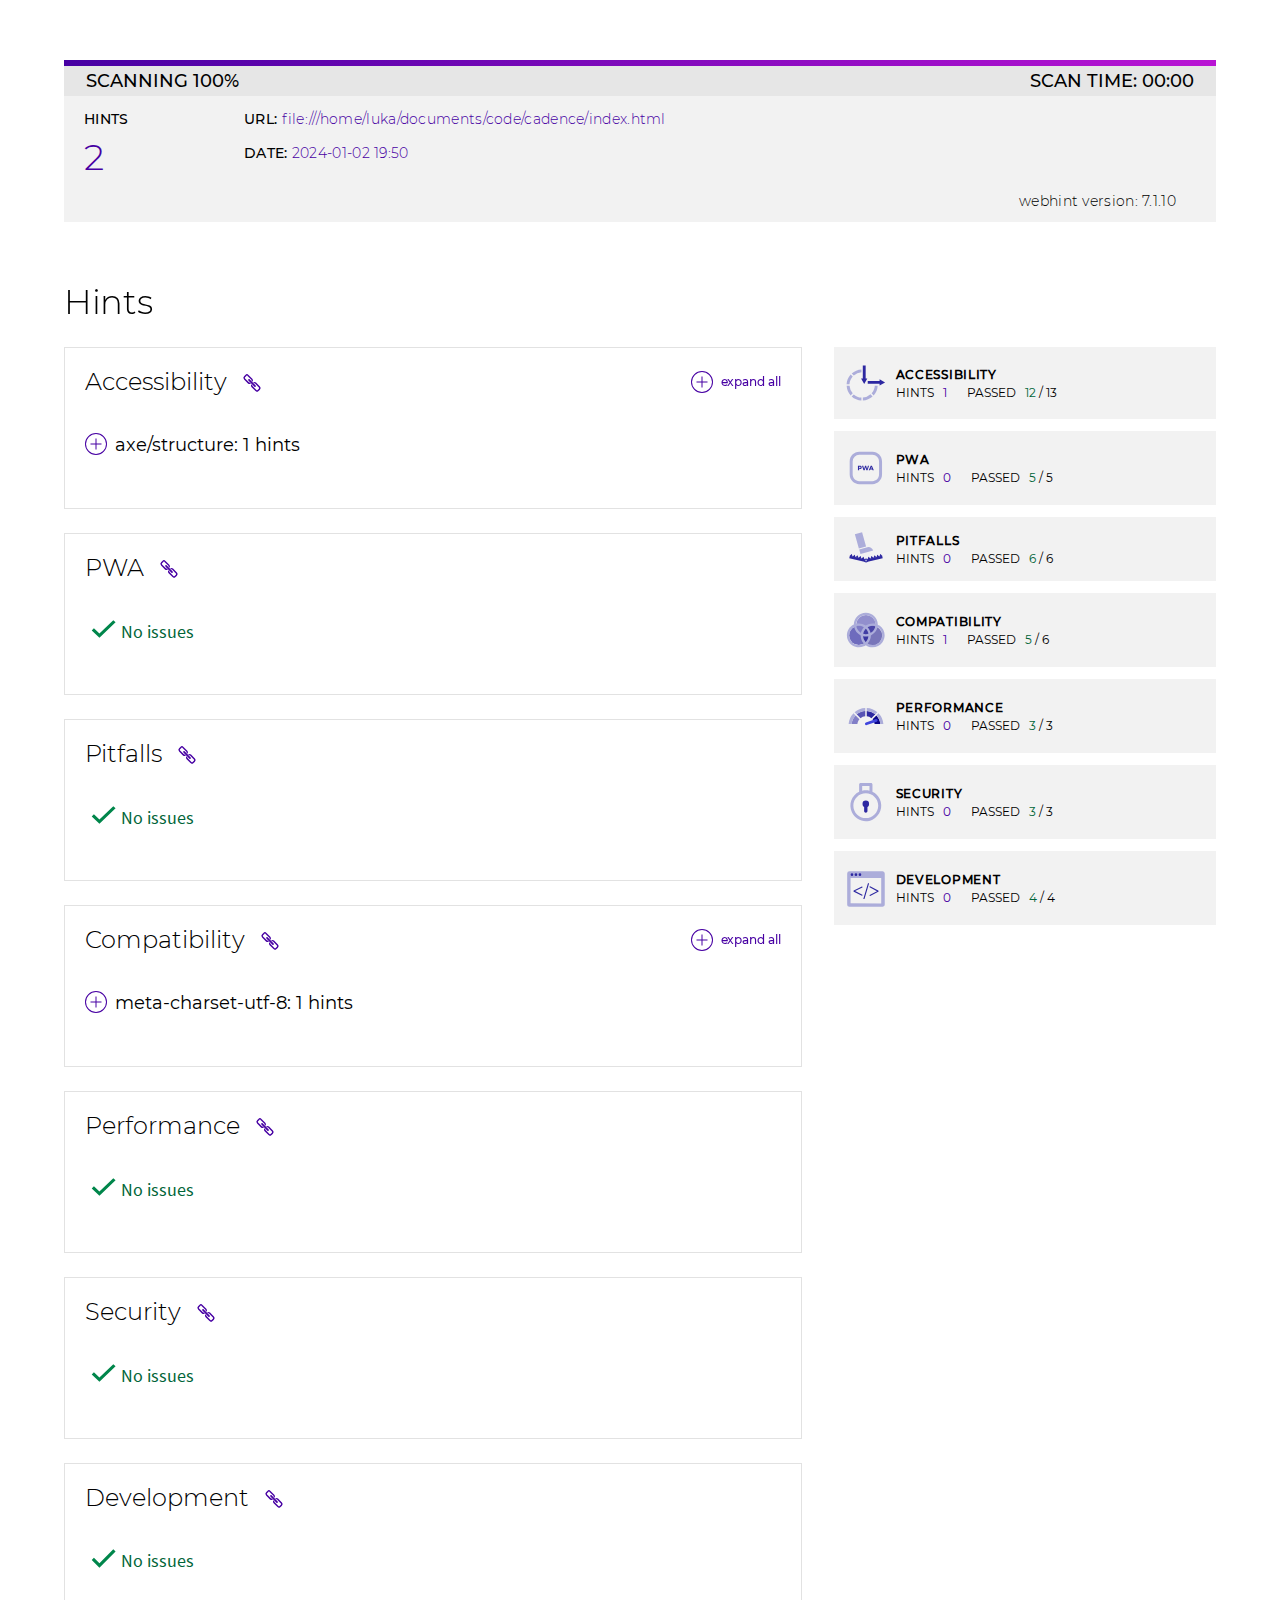
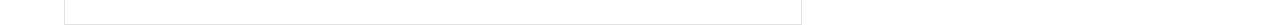
<file: hint-report/file--home-luka-Documents-Code-cadence-index-html.html>
<!DOCTYPE html>
<html lang="en">
<head>
    <meta charset="utf-8">
    <title>Webhint</title>
    <meta name="viewport" content="width=device-width, initial-scale=1">
    
    
        <link rel="icon" href="[data-uri]">
    



    
        <style>
            /* Content from file: styles/fonts.css */
            @font-face {
    font-family: "Montserrat";
    font-style: normal;
    font-weight: 300;
    src: local("Montserrat Light"), local("Montserrat-Light"), url('[data-uri]') format("woff2"), url('[data-uri]') format("woff");
    unicode-range: U+0000-00FF, U+0131, U+0152-0153, U+02BB-02BC, U+02C6, U+02DA, U+02DC, U+2000-206F, U+2074, U+20AC, U+2122, U+2191, U+2193, U+2212, U+2215, U+FEFF, U+FFFD;
}

@font-face {
    font-family: "Montserrat";
    font-style: normal;
    font-weight: 400;
    src: local("Montserrat Regular"), local("Montserrat-Regular"), url('[data-uri]') format("woff2"), url('[data-uri]') format("woff");
    unicode-range: U+0000-00FF, U+0131, U+0152-0153, U+02BB-02BC, U+02C6, U+02DA, U+02DC, U+2000-206F, U+2074, U+20AC, U+2122, U+2191, U+2193, U+2212, U+2215, U+FEFF, U+FFFD;
}

@font-face {
    font-family: "Montserrat";
    font-style: normal;
    font-weight: 500;
    src: local("Montserrat Medium"), local("Montserrat-Medium"), url('[data-uri]') format("woff2"), url('[data-uri]') format("woff");
    unicode-range: U+0000-00FF, U+0131, U+0152-0153, U+02BB-02BC, U+02C6, U+02DA, U+02DC, U+2000-206F, U+2074, U+20AC, U+2122, U+2191, U+2193, U+2212, U+2215, U+FEFF, U+FFFD;
}

@font-face {
    font-family: "Source Sans Pro";
    font-style: normal;
    font-weight: 400;
    src: local("Source Sans Pro Regular"), local("SourceSansPro-Regular"), url('[data-uri]') format("woff2"), url('[data-uri]') format("woff");
    unicode-range: U+0000-00FF, U+0131, U+0152-0153, U+02BB-02BC, U+02C6, U+02DA, U+02DC, U+2000-206F, U+2074, U+20AC, U+2122, U+2191, U+2193, U+2212, U+2215, U+FEFF, U+FFFD;
}

        </style>
    
        <style>
            /* Content from file: styles/base.css */
            /*
 *	BASE
 * =============================================
 */

* {
    box-sizing: border-box;
    margin: 0;
    padding: 0;
}

a {
    text-decoration: none;
}

a:hover {
    text-decoration: underline;
}

button, input, select {
    font: inherit;
}

img {
    border: 0;
}

/* Style focusable elements that need focus ring. Others reset and receive border styles in controls/color.css */
a:focus,
li:focus,
ul:focus,
button:focus,
summary:focus,
[tabindex="0"]:focus {
    outline: 1px dashed;
}

/*
Vertical rhythm
Sets a margin on select block level elements that have a previous sibling.
 */

* + p,
* + ol,
* + ul,
* + dl,
* + fieldset,
* + label,
* + pre,
* + blockquote,
* + img {
    margin-top: 2.4rem;
}

        </style>
    
        <style>
            /* Content from file: styles/controls.css */
            /*
 * BUTTONS
 * ---------------------------------------------
 */

button,
a.button {
    min-width: 16rem;
    max-width: 100%;
    border: 1px solid transparent;

    /* needed to override Chrome styles */
    border-radius: 0;
    padding: 1.2rem 1.6rem;

    color: #fff;
    letter-spacing: .1rem;
    text-transform: uppercase;

    overflow: hidden;
    white-space: nowrap;
    text-overflow: ellipsis;

    /* needed for .button as doesn’t always get default control behaviours */
    display: inline-block;
    text-align: center;
    cursor: pointer;
}

button:hover,
button:focus,
.button:hover,
.button:focus {
    border-color: hsla(0, 0%, 0%, .4);
}

button:active,
.button:active {
    border-color: transparent;
    background-color: hsla(0, 0%, 0%, .4);
}

        </style>
    
        <style>
            /* Content from file: styles/type.css */
            /*
 * TYPOGRAPHY
 * =============================================
 */

/*
    Base font size: 10px for easy rem to px conversion.
    Use % so if user increases their default font-size, it doesn’t wipe that out
*/
html {
    font-size: 62.5%;
}

/* use em rather than rem due to IE9–10 rem in font shorthand bug. */
body {
    font: 1.8em/1.4 base, "Source Sans Pro", Verdana, sans-serif;
}

/*	Headings and Captions */

/* only elements get top margin. Semantic classes only get the font/text styles */
h1,
h2,
h3,
h4,
h5,
button,
legend,
.headline,
.heading,
.subheading,
.title,
.subtitle,
.subtitle--alt,
.caption--alt,
.button,
.button--alt,
.scan-heading,
.category,
.rule-list,
.rule-title,
.rule-tile__category,
[class*="-badge"],
.scan-overview,
.docs-button,
.anchor-top,
.feature__cta {
    font-family: "Montserrat", sans-serif;
}


h1,
h2,
.headline,
.heading,
.scan-heading {
    letter-spacing: -.01em;

    position: relative;
    max-width: 64rem;
    z-index: 1;
}

.headline::before,
.heading::before {
    content: "";
    position: absolute;
    left: 0;
    top: -.5rem;
    height: .5rem;
    width: 5rem;
}

h1,
h2,
h3,
h6,
caption,
.headline,
.heading,
.subheading,
.title,
.subcaption {
    font-weight: 300;
    line-height: 1.2;
}

h3,
h4,
.title,
.subtitle,
.subtitle--alt {
    font-weight: 300;
}

h2,
.subheading {
    font-size: 2.6rem;
}

h3,
.title,
.scan-heading {
    font-size: 2rem;
}

h4,
caption,
.subtitle {
    font-size: 1.8rem;
}

@media (min-width: 48em) {

    h2,
    .subheading {
        font-size: 3.4rem;
    }

    h3,
    .title {
        font-size: 2.4rem;
    }

    h4,
    caption,
    .subtitle {
        font-size: 2rem;
    }

}

/* Maximum line lengths */
details,
p,
li {
    max-width: 64rem;
}

        </style>
    
        <style>
            /* Content from file: styles/layouts.css */
            /*
 * LAYOUTS
 * =============================================
 * @Dependencies: base.css, structure.css
 */

.container::after,
.layout::after,
.module::after {
    display: block;
    clear: both;
    content: "";
}

.layout {
    margin-right: 0;
    margin-left: 0;
}

.module {
    margin-top: 2.4rem;
    width: 100%;
}

.module:first-child {
    margin-top: 0;
}

@media (min-width: 33.75em) {

    .layout {
        margin-right: -1.2rem;
        margin-left: -1.2rem;
    }

    .module {
        float: left;
        padding-right: 1.2rem;
        padding-left: 1.2rem;
    }

}

@media (min-width: 48em) {

    .layout {
        margin-left: -1.6rem;
        margin-right: -1.6rem;
    }

    .module {
        padding-right: 1.6rem;
        padding-left: 1.6rem;
    }

}

/* Primary + Secondary */

@media (min-width: 48em) {

    .module--primary,
    .module--secondary {
        float: left;
        width: 50%;
        margin-top: 0;
    }

    .layout--basic--alt .module--secondary,
    .layout--basic--offset--alt .module--secondary {
        float: right;
    }

}

@media (min-width: 60em) {

    .layout--basic .module--primary,
    .layout--basic--alt .module--primary {
        width: 62.5%;
    }

    .layout--basic .module--secondary,
    .layout--basic--alt .module--secondary {
        width: 33.333%;
    }

    .layout--basic--offset .module--primary,
    .layout--basic--offset--alt .module--primary {
        width: 58.333%;
    }

    .layout--basic--offset .module--secondary,
    .layout--basic--offset--alt .module--secondary {
        width: 37.5%;
    }

}

        </style>
    
        <style>
            /* Content from file: styles/structure.css */
            /*
 * BASIC STRUCTURE
 * =============================================
 * @Dependencies: base.css
 */

body {
    overflow-x: hidden;
}

/* Limit widths */
hr,
.container {
    max-width: 144rem;
}

/* Standard sections and subsections */
.section,
hr {
    margin-top: 4.8rem;
}



/*
Containing element goes INSIDE sections,
as some sections are full-bleed on the page.
 */

.container {
    width: 100%;
    padding-right: 1rem;
    padding-left: 1rem;
}

.container .container,
.container hr {
    width: auto;
}

@media (min-width: 48em) {

    .content > header,
    .section,
    hr {
        margin-top: 6rem;
    }

}

/* @TODO: Revert to 56.2em when extensions is removed from header */
@media (min-width: 58em) {

    hr,
    .container {
        width: 90%;
        margin-right: auto;
        margin-left: auto;
        padding-right: 0;
        padding-left: 0;
    }

}

        </style>
    
        <style>
            /* Content from file: styles/anchor-top.css */
            a.anchor-top {
    position: fixed;
    right: 2.4rem;
    bottom: 2.4rem;

    width: 5rem;
    height: 6rem;

    padding: 3.3rem 1.2rem 1rem 1.2rem;

    font-size: 1.3rem;
    background: hsla(266, 100%, 32%, .7);
    color: #fff;
    text-transform: uppercase;

    border-radius: .4rem;
}

a.anchor-top:hover, a.anchor-top:focus {
    background: hsla(266, 100%, 32%, .8);
    text-decoration: none;
}

a.anchor-top:focus {
    outline: 1px dashed #4700a3;
}

a.anchor-top:active {
    background: hsla(266, 100%, 32%, 1);
}

a.anchor-top::before {
    content: url('[data-uri]');
    display: inline-block;
    position: absolute;
    width: 2.5rem;
    top: 1.4rem;
    left: 0;
    padding: 0 1.25rem;
}

        </style>
    
        <style>
            /* Content from file: styles/scan/scan-results.css */
            /*
* SCAN RESULTS
* =============================================
* @Dependencies: base.css, structure.css, type.css
*/

.menu-open {
    overflow: hidden;
}

/* SCAN OVERVIEW */

.scan-overview {
    margin-bottom: 2.4rem;
    width: 100%;
}

.scan-overview__status {
    background-color: #e6e6e6;
    display: flex;
    font-size: 1.8rem;
    font-weight: 500;
    justify-content: space-between;
    line-height: 1.8rem;
    margin: 0;
    padding: 1.2rem 2.2rem .6rem;
    position: relative;
    text-transform: uppercase;
}

.scan-overview__status * {
    margin-top: 0;
}

.scan-overview__progress-bar {
    background-image: linear-gradient(270deg, #4700a3, #b914d4);
    background-size: 300%;
    height: 6px;
    left: 0;
    position: absolute;
    top: 0;
    transition: width 1s 0s linear;
    width: 0;
    animation: progressBarAnimation 2s ease infinite;
}

.scan-overview__progress-bar.end-animation {
    animation: none;
    background-size: 100%;
    background-image: linear-gradient(to right, #4700a3, #b914d4);
}

@keyframes progressBarAnimation {

    0% {
        background-position: 0% 50%
    }
    50% {
        background-position: 100% 50%
    }
    100% {
        background-position: 0% 50%
    }

}

.scan-overview--details {
    background-color: #f2f2f2;
    padding: 1.4rem 2rem;
    position: relative;
}

.scan-overview--debug-details {
    display: flex;
}

.scan-overview__scan-time {
    display: none;
    margin: 0;
}

.scan-overview--version {
    margin-right: 2rem;
}

.scan-overview--version .scan-overview__subheader,
.scan-overview--config .scan-overview__subheader {
    text-transform: none;
}

.scan-overview__subheader {
    font-size: 1.4rem;
    font-weight: 500;
    letter-spacing: .03rem;
    margin-top: 1.4rem;
    max-width: none;
    text-transform: uppercase;
}

.scan-overview__subheader span {
    color: #4700a3;
    font-weight: 300;
}

.scan-overview--debug-details .scan-overview__subheader {
    color: #000;
    font-weight: 300;
}

.scan-overview--debug-details .scan-overview__subheader span {
    color: #000;
}

.overview--url__url {
    text-transform: lowercase;
}

[class*="scan-overview__body--"] {
    font-size: 4.8rem;
    font-weight: 200;
    letter-spacing: .03rem;
    margin-right: 1rem;
    margin-top: .2rem;
    min-width: 15rem;
    text-transform: uppercase;
}

.scan-overview__body--purple {
    color: #4700a3;
}

.scan-overview__body__permalink {
    overflow-wrap: break-word;
    word-wrap: break-word;
}

.scan-overview__body__permalink .permalink-content {
    text-transform: none;
}

.permalink-copy {
    background-color: transparent;
    font-weight: 300;
    min-width: 2rem;
    padding: 0;
    text-align: left;
    white-space: normal;
}

.permalink-copy img {
    vertical-align: middle;
    width: 2rem;
}

.scan-overview__body__link {
    color: #000;
    display: inline-block;
    font-weight: 300;
}

@media (min-width: 33.75em) {

    .scan-overview--details {
        display: flex;
        justify-content: flex-start;
        padding-bottom: 4rem;
    }

    .scan-overview--more-details {
        display: flex;
        flex-wrap: wrap;
        justify-content: flex-start;
    }

    .scan-overview--scan-links {
        margin-right: 2rem;
    }

    .scan-overview__scan-time {
        display: block;
    }

    .scan-overview--scan-links .scan-overview__subheader {
        margin-bottom: 1.4rem;
    }

    .scan-overview--debug-details {
        bottom: 1rem;
        position: absolute;
        right: 2rem;
    }

    .scan-overview__subheader {
        margin-top: 0;
    }
}

@media (min-width: 58em) {
    [class*="scan-overview__body--"] {
        font-size: 3.6rem;
    }
}

/* OVERVIEW TILES */

.module.module--categories {
    margin-top: 0;
    width: 100%;
}

.rule-categories {
    position: fixed;
    left: 0;
    padding: 0 2rem;
    width: 100%;
    background-color: #fff;
    z-index: 5;
    bottom: calc(-100% + 5rem);
    height: calc(100% - 5rem);
    transition: bottom .5s ease-out;
}

.rule-categories.open {
    bottom: 5rem;
}

.rule-categories a {
    text-decoration: none;
}

.rule-tile--wrapper {
    border: 1px solid #979797;
    border-top: none;
    display: block;
}

.rule-tile--wrapper:first-child {
    border-top: 1px solid #979797;
}

.rule-tile {
    align-items: center;
    background-color: #f2f2f2;
    color: #000;
    display: flex;
    justify-content: space-evenly;
    padding: 1.2rem;
}

.rule-icon {
    margin-top: 0;
    max-width: 3.1rem;
    width: 100%;
}

a > .rule-tile:hover {
    background-color: rgba(64, 69, 221, 0.2);
    text-decoration: none;
}

.rule-tile__category {
    color: #000;
    flex: 1;
    font-size: 1.2rem;
    font-weight: 600;
    letter-spacing: .07rem;
    margin: 0 0 0 1rem;
    max-width: 19rem;
    text-transform: uppercase;
    white-space: nowrap;
}

.rule-tile__hints {
    color: #4700a3;
}

.rule-tile__passed {
    color: #006538;
}

.rule-tile__info {
    align-items: center;
    display: flex;
    flex-grow: 1;
    justify-content: space-between;
}

.rule-tile__results {
    display: flex;
    flex: 1;
    justify-content: space-around;
}

.rule-tile__result-wrapper {
    margin-left: 2.4rem;
    text-align: center;
}

.rule-tile__result-wrapper p {
    margin: 0;
}

.rule-tile__sub-category {
    /* move to type.css */
    font-family: "Montserrat", sans-serif;
    font-size: 1.4rem;
    font-weight: 500;
    flex: 1;
    text-transform: uppercase;
}

.show-categories {
    background-color: #4713a0;
    bottom: 0;
    height: 5rem;
    left: 0;
    position: fixed;
    text-transform: uppercase;
    width: 100%;
    z-index: 10;
}


@media (min-width: 33.75em) {

    .module.module--categories {
        float: none;
    }

    .rule-tile__category {
        font-size: 1.4rem;
    }

    .rule-tile__sub-category {
        font-size: 1.6rem;
        font-weight: 400;
    }

    .rule-icon {
        max-width: 4rem;
        max-height: 5rem;
    }

}

@media (min-width: 48em) {

    .module.module--categories {
        float: right;
        margin-top: 2.4rem;
        position: sticky;
        top: 1rem;
        width: 35%;
    }

    .module.module--results {
        width: 65%;
    }
    .show-categories {
        display: none;
    }

    .rule-categories {
        display: block;
        padding: 0;
        position: static;
    }

    .rule-tile {
        margin: 0 0 1.2rem;
    }

    .rule-tile--wrapper {
        border: none;
    }

    .rule-tile--wrapper:first-child {
        border-top: none;
    }

}

@media (min-width: 48em) and (max-width: 82.5em) {

    .rule-tile__info {
        flex-direction: column;
        justify-content: center;
        align-items: start;
    }

    .rule-tile__category {
        font-size: 1.2rem;
    }

    .rule-tile__results {
        justify-content: start;
        line-height: 1.3rem;
        margin-left: 1rem;
        width: 100%;
    }

    .rule-tile__result-wrapper {
        margin: 0;
    }

    .rule-tile__result-wrapper:first-child {
        margin-right: 2rem;
    }

    .rule-tile__result-wrapper p {
        display: inline-block;
    }

    .rule-tile__result-wrapper p span {
        margin-left: .5rem;
    }

    .rule-tile__sub-category {
        font-size: 1.2rem;
    }

}

/* SCAN DETAILS */

.rule-result {
    border: 1px solid #e2e2e2;
    margin-top: 2.4rem;
    padding: 2rem;
}

.rule-result--category {
    align-items: center;
    display: flex;
    justify-content: space-between;
    margin-bottom: 3.6rem;
}

.hint-link::after {
	position: absolute;
	content: url('[data-uri]');
	display: inline-block;
	width: 2rem;
	margin-top: .3rem;
	margin-left: 1.5rem;
}

.button-expand-all {
    background: rgba(255, 255, 255, 0) url('[data-uri]') 0 0 no-repeat;
    border: 0;
    color: #4700a3;
    font-size: 1.2rem;
    font-weight: 500;
    height: 2.2rem;
    letter-spacing: -.1px;
    line-height: 2.2rem;
    min-width: 0;
    padding: 0 0 0 3rem;
    position: relative;
}

.button-expand-all.closed {
    background-position: 0 -2.2rem;
}

.rule-result h3 {
    display: flex;
    text-transform: capitalize;
}

.rule-result--details {
    /* display: block; is necessary for Edge */
    display: block;
    margin-bottom: 3rem;
    max-width: none;
    width: 100%;
}

.rule-result--details > .rule-content {
    display: none;
}

.rule-result--details[open] > .rule-content {
    display: block;
}

.rule-title {
    cursor: pointer;
    font-size: 1.8rem;
    font-weight: 400;
    padding-left: 3rem;
    list-style: none;
}

.rule-title::-webkit-details-marker {
    display: none;
}

.rule-title::before {
    background: url('[data-uri]') no-repeat 0 -22px;
    content: "";
    height: 22px;
    position: absolute;
    width: 22px;
    margin-left: -3rem;
}

.rule-result--details[open] .rule-title::before {
    background-position: 0 0;
}

.rule-content {
    border-top: 1px solid #979797;
    display: flex;
    flex-flow: column;
    margin-top: .8rem;
}

.rule-result--details__hint-number {
    color: #4700a3;
}

.rule-result--details__hint-link,
.rule-result--details__hint-link:visited {
    color: #4700a3;
}

.rule-doc-buttons {
    background-color: #fff;
    padding-top: 1rem;
    position: sticky;
    top: 0;
    z-index: 1;
}

.rule-doc-button {
    background: #4700a3;
    display: inline-block;
    font-size: 1.4rem;
    font-weight: 500;
    padding: .6rem 3.5rem .6rem 1rem;
    position: relative;
    text-decoration: none;
}

.rule-doc-button,
.rule-doc-button:visited {
    color: #fff;
}

.rule-doc-button:nth-child(2) {
    margin-left: 1rem;
}

.rule-doc-icon {
    background: url('[data-uri]') no-repeat right center;
    height: 100%;
    position: absolute;
    right: 1rem;
    top: 0;
    width: 20px;
}

button {
    text-transform: none;
}

.rule-result--details__body {
    padding: 1.4rem 0;
    margin-left: 3rem;
}

.rule-result--details__body p {
    overflow-wrap: break-word;
    word-wrap: break-word;
}

.rule-result--details__body > * {
    margin-top: 2rem;
}

.rule-result--details__body code {
    background-color: hsla(238, 65%, 90%, .6);
    border-radius: .3rem;
    padding: .2rem .4rem;
}

.rule-result__code {
    background-color: #f4f4f4;
    margin-top: 3rem;
    padding: 2.4rem;
    /* Hanlde long urls */
    overflow-wrap: break-word;
    word-wrap: break-word;
    -ms-word-break: break-all;
    word-break: break-word;
    /* Adds a hyphen where the word breaks, if supported (No Blink) */
    -ms-hyphens: auto;
    -moz-hyphens: auto;
    -webkit-hyphens: auto;
    hyphens: auto;
}

.rule-result__code code {
    background-color: #f4f4f4;
}

/* RULE RESULT MESSAGES */

.rule-result__message--compiling {
    color: #4700a3;
    margin-top: -2.6rem;
}

.rule-result__message--compiling p,
.rule-result__message--compiling__loader {
    display: inline-block;
}

.rule-result__message--compiling p {
    padding-left: 1.6rem;
}

.rule-result__message--compiling__loader {
    animation: spin 2s linear infinite;
    border: 3px solid #f3f3f3;
    border-radius: 50%;
    border-top: 3px solid #4700a3;
    height: 2.5rem;
    width: 2.5rem;
}

.rule-result__doc--list {
    padding-left: 2rem;
    margin-top: 0;
}

/* RESULTS LOADER ANIMATION */

@keyframes spin {

    0% {
        transform: rotate(0deg);
    }
    100% {
        transform: rotate(360deg);
    }

}

.rule-result__message--passed {
    color: #006538;
    padding-left: 3.6rem;
}

.rule-result__message--passed::before {
    content: url('[data-uri]');
    height: .5rem;
    position: absolute;
    width: 2.5rem;
    margin-left: -3rem;
}

/* INTEGRATION MESSAGES */

.rule-result--details__footer-msg {
    margin: 2.4rem 0 2.4rem 3rem;
}

.rule-result--details__footer-msg p {
    display: inline-block;
}

.rule-result--details__footer-msg img {
    margin-left: 1.2rem;
    margin-top: 0;
    vertical-align: middle;
    width: 15rem;
}

.rule-result--details__footer-msg img.axe-logo {
    width: 7rem;
}

/* SCAN QUEUE */

.scan-queue-bg-wrap {
    background-color: #3035a6;
    color: #fff;
    padding-bottom: 6rem;
}

.scan-queue-bg-wrap .breadcrumb ul,
.scan-queue-bg-wrap .breadcrumb ul a,
.scan-queue-bg-wrap > .subtitle {
    color: #fff;
}

.scan-queue__permalink {
    background-color: #fff;
    color: #000;
    max-width: 64rem;
    margin: 2.4rem 0;
    padding: 2.4rem;
    word-break: break-all;
}

/* SCAN ERROR */

.scanner-cta {
    position: relative;
}

.scanner-cta__link::after {
    content: url('[data-uri]');
    display: inline-block;
    left: 21rem;
    margin-top: .2rem;
    position: absolute;
    width: .8rem;
}

.scan-error {
    margin-top: 2.4rem;
}

/* PRINT STYLES */

@media print {

    .rule-categories {
        position: relative;
        margin: 1.2rem 0 0 0;
        padding: 0;
    }

    .show-categories {
        display: none;
    }

    .rule-tiles {
        padding: .6rem 1.2rem;
    }

    .button-expand-all {
        display: none;
    }

    .rule-doc-buttons {
        position: relative;
    }

    .rule-doc-button,
    .rule-doc-button:nth-child(2) {
        border: 1px solid #4700a3;
        color: #4700a3;
        background-color: #fff;
        padding: .6rem;
    }

    .rule-doc-icon {
        display: none;
    }

    .rule-result--details,
    .rule-result--details__hint-link,
    .rule-result--details__footer-msg {
        font-size: 75%;
    }

    .rule-result--details__body {
        border-top: 1px solid #d6d6d6;
    }

    .rule-content div:nth-child(2) {
        border-top: none;
    }

    .rule-result--details__body p {
        margin: .6rem 0 0 0;
    }

    .rule-result__code {
        border: 1px solid #d6d6d6;
        margin: 1.2rem 0 0 0;
        padding: 1.2rem;
    }

    .rule-result--details__footer-msg {
        margin: .6rem 0 1.2rem 3rem;
    }

    .rule-result--details__footer-msg img.axe-logo {
        width: 3rem;
    }

    .rule-title {
        padding-left: 0;
    }

    .hint-link::after,
    .rule-title::before {
        display: none;
    }

}

        </style>
    
        <style>
            /* Content from file: styles/highlight/default.min.css */
            .hljs{display:block;overflow-x:auto;padding:0.5em;background:#F0F0F0}.hljs,.hljs-subst{color:#444}.hljs-comment{color:#888888}.hljs-keyword,.hljs-attribute,.hljs-selector-tag,.hljs-meta-keyword,.hljs-doctag,.hljs-name{font-weight:bold}.hljs-type,.hljs-string,.hljs-number,.hljs-selector-id,.hljs-selector-class,.hljs-quote,.hljs-template-tag,.hljs-deletion{color:#880000}.hljs-title,.hljs-section{color:#880000;font-weight:bold}.hljs-regexp,.hljs-symbol,.hljs-variable,.hljs-template-variable,.hljs-link,.hljs-selector-attr,.hljs-selector-pseudo{color:#BC6060}.hljs-literal{color:#78A960}.hljs-built_in,.hljs-bullet,.hljs-code,.hljs-addition{color:#397300}.hljs-meta{color:#1f7199}.hljs-meta-string{color:#4d99bf}.hljs-emphasis{font-style:italic}.hljs-strong{font-weight:bold}
        </style>
    
</head>
<body>
    <div class="section container">
    <div class="scan-overview" data-id="1704225044446" id="main">
        <div class="scan-overview__status">
            <div id="scan-percentage-bar" class="scan-overview__progress-bar end-animation" style="width: 100%"></div>
            <p>scanning <span id="scan-percentage">100%</span></p>
            <p class="scan-overview__scan-time">
                scan time: <span id="scan-time">00:00</span>
            </p>
        </div>
        <div class="scan-overview--details">
            <div class="scan-overview--hints">
                <p class="scan-overview__subheader">hints</p>
                <p class="scan-overview__body--purple large" id="total-hints">2</p>
            </div>
            <div class="scan-overview--more-details">
                <div class="scan-overview--scan-links">
                    <div class="scan-overview--url">
                        <p class="scan-overview__subheader">url: <span class="overview--url__url">file:///home/luka/Documents/Code/cadence/index.html</span></p>
                    </div>
                    
                        <div class="scan-overview--time-stamp">
                            <p class="scan-overview__subheader">Date: <span id="scan-date" class="overview--time-stamp__time-stamp" data-date="2024-01-02T19:50:44.154Z">2024-01-02T19:50:44.154Z</span></p>
                        </div>
                    
                </div>
                
            </div>
            <div class="scan-overview--debug-details">
                <div class="scan-overview--version">
                    <p class="scan-overview__subheader">webhint version: <span id="version">7.1.10</span></p>
                </div>
                
            </div>
        </div>
    </div>
    
    <section id="results-container" class="section container" aria-labelledby="hints" aria-live="polite">
        <h2 id="hints">Hints</h2>
        <div class="layout layout--basic--offset--alt">
            <div class="module module--secondary module--categories">
                <button aria-control="categories-list" class="show-categories" id="show-categories">Jump to category</button>
                <div class="rule-categories" id="categories-list">
                                            <a class="rule-tile--wrapper" id="summary-accessibility" href="#category-accessibility">
    <div class="rule-tile">
        <img src="[data-uri]" class="rule-icon" alt="" role="presentation">
        <div class="rule-tile__info">
            <p class="rule-tile__category">Accessibility</p>
            <div class="rule-tile__results">
                <div class="rule-tile__result-wrapper">
                    <p class="rule-tile__sub-category">hints</p>
                    <p class="rule-tile__sub-category rule-tile__hints"><span>1</span></p>
                </div>
                <div class="rule-tile__result-wrapper">
                    <p class="rule-tile__sub-category">passed</p>
                    <p class="rule-tile__sub-category"><span class="rule-tile__passed">12</span>&nbsp;/&nbsp;13</p>
                </div>
            </div>
        </div>
    </div>
</a>

                                            <a class="rule-tile--wrapper" id="summary-pwa" href="#category-pwa">
    <div class="rule-tile">
        <img src="[data-uri]" class="rule-icon" alt="" role="presentation">
        <div class="rule-tile__info">
            <p class="rule-tile__category">PWA</p>
            <div class="rule-tile__results">
                <div class="rule-tile__result-wrapper">
                    <p class="rule-tile__sub-category">hints</p>
                    <p class="rule-tile__sub-category rule-tile__hints"><span>0</span></p>
                </div>
                <div class="rule-tile__result-wrapper">
                    <p class="rule-tile__sub-category">passed</p>
                    <p class="rule-tile__sub-category"><span class="rule-tile__passed">5</span>&nbsp;/&nbsp;5</p>
                </div>
            </div>
        </div>
    </div>
</a>

                                            <a class="rule-tile--wrapper" id="summary-pitfalls" href="#category-pitfalls">
    <div class="rule-tile">
        <img src="[data-uri]" class="rule-icon" alt="" role="presentation">
        <div class="rule-tile__info">
            <p class="rule-tile__category">Pitfalls</p>
            <div class="rule-tile__results">
                <div class="rule-tile__result-wrapper">
                    <p class="rule-tile__sub-category">hints</p>
                    <p class="rule-tile__sub-category rule-tile__hints"><span>0</span></p>
                </div>
                <div class="rule-tile__result-wrapper">
                    <p class="rule-tile__sub-category">passed</p>
                    <p class="rule-tile__sub-category"><span class="rule-tile__passed">6</span>&nbsp;/&nbsp;6</p>
                </div>
            </div>
        </div>
    </div>
</a>

                                            <a class="rule-tile--wrapper" id="summary-compatibility" href="#category-compatibility">
    <div class="rule-tile">
        <img src="[data-uri]" class="rule-icon" alt="" role="presentation">
        <div class="rule-tile__info">
            <p class="rule-tile__category">Compatibility</p>
            <div class="rule-tile__results">
                <div class="rule-tile__result-wrapper">
                    <p class="rule-tile__sub-category">hints</p>
                    <p class="rule-tile__sub-category rule-tile__hints"><span>1</span></p>
                </div>
                <div class="rule-tile__result-wrapper">
                    <p class="rule-tile__sub-category">passed</p>
                    <p class="rule-tile__sub-category"><span class="rule-tile__passed">5</span>&nbsp;/&nbsp;6</p>
                </div>
            </div>
        </div>
    </div>
</a>

                                            <a class="rule-tile--wrapper" id="summary-performance" href="#category-performance">
    <div class="rule-tile">
        <img src="[data-uri]" class="rule-icon" alt="" role="presentation">
        <div class="rule-tile__info">
            <p class="rule-tile__category">Performance</p>
            <div class="rule-tile__results">
                <div class="rule-tile__result-wrapper">
                    <p class="rule-tile__sub-category">hints</p>
                    <p class="rule-tile__sub-category rule-tile__hints"><span>0</span></p>
                </div>
                <div class="rule-tile__result-wrapper">
                    <p class="rule-tile__sub-category">passed</p>
                    <p class="rule-tile__sub-category"><span class="rule-tile__passed">3</span>&nbsp;/&nbsp;3</p>
                </div>
            </div>
        </div>
    </div>
</a>

                                            <a class="rule-tile--wrapper" id="summary-security" href="#category-security">
    <div class="rule-tile">
        <img src="[data-uri]" class="rule-icon" alt="" role="presentation">
        <div class="rule-tile__info">
            <p class="rule-tile__category">Security</p>
            <div class="rule-tile__results">
                <div class="rule-tile__result-wrapper">
                    <p class="rule-tile__sub-category">hints</p>
                    <p class="rule-tile__sub-category rule-tile__hints"><span>0</span></p>
                </div>
                <div class="rule-tile__result-wrapper">
                    <p class="rule-tile__sub-category">passed</p>
                    <p class="rule-tile__sub-category"><span class="rule-tile__passed">3</span>&nbsp;/&nbsp;3</p>
                </div>
            </div>
        </div>
    </div>
</a>

                                            <a class="rule-tile--wrapper" id="summary-development" href="#category-development">
    <div class="rule-tile">
        <img src="[data-uri]" class="rule-icon" alt="" role="presentation">
        <div class="rule-tile__info">
            <p class="rule-tile__category">Development</p>
            <div class="rule-tile__results">
                <div class="rule-tile__result-wrapper">
                    <p class="rule-tile__sub-category">hints</p>
                    <p class="rule-tile__sub-category rule-tile__hints"><span>0</span></p>
                </div>
                <div class="rule-tile__result-wrapper">
                    <p class="rule-tile__sub-category">passed</p>
                    <p class="rule-tile__sub-category"><span class="rule-tile__passed">4</span>&nbsp;/&nbsp;4</p>
                </div>
            </div>
        </div>
    </div>
</a>

                    
                </div>
            </div>
            <div class="module module--primary module--results">
                                    <section class="rule-result" id="accessibility">
    <div class="rule-result--category">
        <h3 id="category-accessibility">Accessibility <a href="#category-accessibility" class="hint-link" title="Accessibility"></a></h3>
        
            <button title="expand" class="button-expand-all expanded">close all</button>

        
    </div>
    
        
            <details open class="rule-result--details" id="axe/structure" aria-expanded="true" role="group">
    <summary class="rule-title" title="show axe/structure&#39;s result details" role="button">axe/structure: 1 hints</summary>
    <div class="rule-content">
        
        <div class="rule-doc-buttons">
            <a class="rule-doc-button" rel="noopener noreferrer" target="_blank" href="https://webhint.io/docs/user-guide/hints/hint-axe/structure/#why-is-this-important"
                title="axe/structure - Why is this important">
                Why is this important <span class="rule-doc-icon"></span>
            </a>

            <a class="rule-doc-button" rel="noopener noreferrer" target="_blank" href="https://webhint.io/docs/user-guide/hints/hint-axe/structure/#examples-that-pass-the-hint"
                title="axe/structure - How to fix it">
                How to fix it <span class="rule-doc-icon"></span>
            </a>
        </div>
        
        
            <div class="rule-result--details__body">
                <p id="hint-axe/structure-1">
                    <span class="rule-result--details__hint-number">hint #1:</span> &lt;ul&gt; and &lt;ol&gt; must only directly contain &lt;li&gt;, &lt;script&gt; or &lt;template&gt; elements: List element has direct children that are not allowed: br <a href="#hint-axe/structure-1" class="hint-link" title="axe/structure: hint #1"></a>
                </p>
                
                <p>
                    <a class="rule-result--details__hint-link" target="_blank" rel="noopener noreferrer" href="file:///home/luka/Documents/Code/cadence/index.html">
                        file:///home/luka/Documen … Code/cadence/index.html
                    </a>
                </p>
                
                
                <div class="rule-result__code">
                    <code class="">&lt;ul&gt;</code>
                </div>
                
                
                <div class="rule-result__doc">
                    <h4>Further Reading</h4>
                    <ul class="rule-result__doc--list">
                        
                            <li><a href="https://dequeuniversity.com/rules/axe/4.8/list?application=axeAPI" target="_blank" rel="noopener noreferrer">Learn more about this axe rule at Deque University</a></li>
                        
                    </ul>
                </div>
                
            </div>
            
                <div class="rule-result--details__footer-msg">
                    
                        <p>With the help of </p>
                    

                    <a href="https://github.com/dequelabs/axe-core">
                        <img src="[data-uri]" alt="axe" class="axe-logo">
                    </a>
                </div>
            
        
    </div>
</details>

        
    
</section>

                                    <section class="rule-result" id="pwa">
    <div class="rule-result--category">
        <h3 id="category-pwa">PWA <a href="#category-pwa" class="hint-link" title="PWA"></a></h3>
        
    </div>
    
        <div class="rule-result--details">
    <div class="rule-result__message--passed">
        <p>No issues</p>
    </div>
</div>

    
</section>

                                    <section class="rule-result" id="pitfalls">
    <div class="rule-result--category">
        <h3 id="category-pitfalls">Pitfalls <a href="#category-pitfalls" class="hint-link" title="Pitfalls"></a></h3>
        
    </div>
    
        <div class="rule-result--details">
    <div class="rule-result__message--passed">
        <p>No issues</p>
    </div>
</div>

    
</section>

                                    <section class="rule-result" id="compatibility">
    <div class="rule-result--category">
        <h3 id="category-compatibility">Compatibility <a href="#category-compatibility" class="hint-link" title="Compatibility"></a></h3>
        
            <button title="expand" class="button-expand-all expanded">close all</button>

        
    </div>
    
        
            <details open class="rule-result--details" id="meta-charset-utf-8" aria-expanded="true" role="group">
    <summary class="rule-title" title="show meta-charset-utf-8&#39;s result details" role="button">meta-charset-utf-8: 1 hints</summary>
    <div class="rule-content">
        
        <div class="rule-doc-buttons">
            <a class="rule-doc-button" rel="noopener noreferrer" target="_blank" href="https://webhint.io/docs/user-guide/hints/hint-meta-charset-utf-8/#why-is-this-important"
                title="meta-charset-utf-8 - Why is this important">
                Why is this important <span class="rule-doc-icon"></span>
            </a>

            <a class="rule-doc-button" rel="noopener noreferrer" target="_blank" href="https://webhint.io/docs/user-guide/hints/hint-meta-charset-utf-8/#examples-that-pass-the-hint"
                title="meta-charset-utf-8 - How to fix it">
                How to fix it <span class="rule-doc-icon"></span>
            </a>
        </div>
        
        
            <div class="rule-result--details__body">
                <p id="hint-meta-charset-utf-8-1">
                    <span class="rule-result--details__hint-number">hint #1:</span> &#39;charset&#39; meta element was not specified. <a href="#hint-meta-charset-utf-8-1" class="hint-link" title="meta-charset-utf-8: hint #1"></a>
                </p>
                
                <p>
                    <a class="rule-result--details__hint-link" target="_blank" rel="noopener noreferrer" href="file:///home/luka/Documents/Code/cadence/index.html">
                        file:///home/luka/Documen … Code/cadence/index.html
                    </a>
                </p>
                
                
                
            </div>
            
        
    </div>
</details>

        
    
</section>

                                    <section class="rule-result" id="performance">
    <div class="rule-result--category">
        <h3 id="category-performance">Performance <a href="#category-performance" class="hint-link" title="Performance"></a></h3>
        
    </div>
    
        <div class="rule-result--details">
    <div class="rule-result__message--passed">
        <p>No issues</p>
    </div>
</div>

    
</section>

                                    <section class="rule-result" id="security">
    <div class="rule-result--category">
        <h3 id="category-security">Security <a href="#category-security" class="hint-link" title="Security"></a></h3>
        
    </div>
    
        <div class="rule-result--details">
    <div class="rule-result__message--passed">
        <p>No issues</p>
    </div>
</div>

    
</section>

                                    <section class="rule-result" id="development">
    <div class="rule-result--category">
        <h3 id="category-development">Development <a href="#category-development" class="hint-link" title="Development"></a></h3>
        
    </div>
    
        <div class="rule-result--details">
    <div class="rule-result__message--passed">
        <p>No issues</p>
    </div>
</div>

    
</section>

                
            </div>
        </div>
    </section>
    
</div>

    <a href="#main" class="anchor-top" hidden aria-label="back to top">top</a>

    
        <script>
            /* Content from file: js/highlight/highlight.min.js */
            /* eslint-disable */

/*! highlight.js v9.12.0 | BSD3 License | git.io/hljslicense */
!function(e){var t="object"==typeof window&&window||"object"==typeof self&&self;"undefined"!=typeof exports?e(exports):t&&(t.hljs=e({}),"function"==typeof define&&define.amd&&define([],function(){return t.hljs}))}(function(e){function t(e){return e.replace(/&/g,"&amp;").replace(/</g,"&lt;").replace(/>/g,"&gt;")}function r(e){return e.nodeName.toLowerCase()}function a(e,t){var r=e&&e.exec(t);return r&&0===r.index}function n(e){return E.test(e)}function i(e){var t,r,a,i,s=e.className+" ";if(s+=e.parentNode?e.parentNode.className:"",r=M.exec(s))return w(r[1])?r[1]:"no-highlight";for(s=s.split(/\s+/),t=0,a=s.length;a>t;t++)if(i=s[t],n(i)||w(i))return i}function s(e){var t,r={},a=Array.prototype.slice.call(arguments,1);for(t in e)r[t]=e[t];return a.forEach(function(e){for(t in e)r[t]=e[t]}),r}function c(e){var t=[];return function a(e,n){for(var i=e.firstChild;i;i=i.nextSibling)3===i.nodeType?n+=i.nodeValue.length:1===i.nodeType&&(t.push({event:"start",offset:n,node:i}),n=a(i,n),r(i).match(/br|hr|img|input/)||t.push({event:"stop",offset:n,node:i}));return n}(e,0),t}function o(e,a,n){function i(){return e.length&&a.length?e[0].offset!==a[0].offset?e[0].offset<a[0].offset?e:a:"start"===a[0].event?e:a:e.length?e:a}function s(e){function a(e){return" "+e.nodeName+'="'+t(e.value).replace('"',"&quot;")+'"'}u+="<"+r(e)+N.map.call(e.attributes,a).join("")+">"}function c(e){u+="</"+r(e)+">"}function o(e){("start"===e.event?s:c)(e.node)}for(var l=0,u="",d=[];e.length||a.length;){var b=i();if(u+=t(n.substring(l,b[0].offset)),l=b[0].offset,b===e){d.reverse().forEach(c);do o(b.splice(0,1)[0]),b=i();while(b===e&&b.length&&b[0].offset===l);d.reverse().forEach(s)}else"start"===b[0].event?d.push(b[0].node):d.pop(),o(b.splice(0,1)[0])}return u+t(n.substr(l))}function l(e){return e.v&&!e.cached_variants&&(e.cached_variants=e.v.map(function(t){return s(e,{v:null},t)})),e.cached_variants||e.eW&&[s(e)]||[e]}function u(e){function t(e){return e&&e.source||e}function r(r,a){return new RegExp(t(r),"m"+(e.cI?"i":"")+(a?"g":""))}function a(n,i){if(!n.compiled){if(n.compiled=!0,n.k=n.k||n.bK,n.k){var s={},c=function(t,r){e.cI&&(r=r.toLowerCase()),r.split(" ").forEach(function(e){var r=e.split("|");s[r[0]]=[t,r[1]?Number(r[1]):1]})};"string"==typeof n.k?c("keyword",n.k):k(n.k).forEach(function(e){c(e,n.k[e])}),n.k=s}n.lR=r(n.l||/\w+/,!0),i&&(n.bK&&(n.b="\\b("+n.bK.split(" ").join("|")+")\\b"),n.b||(n.b=/\B|\b/),n.bR=r(n.b),n.e||n.eW||(n.e=/\B|\b/),n.e&&(n.eR=r(n.e)),n.tE=t(n.e)||"",n.eW&&i.tE&&(n.tE+=(n.e?"|":"")+i.tE)),n.i&&(n.iR=r(n.i)),null==n.r&&(n.r=1),n.c||(n.c=[]),n.c=Array.prototype.concat.apply([],n.c.map(function(e){return l("self"===e?n:e)})),n.c.forEach(function(e){a(e,n)}),n.starts&&a(n.starts,i);var o=n.c.map(function(e){return e.bK?"\\.?("+e.b+")\\.?":e.b}).concat([n.tE,n.i]).map(t).filter(Boolean);n.t=o.length?r(o.join("|"),!0):{exec:function(){return null}}}}a(e)}function d(e,r,n,i){function s(e,t){var r,n;for(r=0,n=t.c.length;n>r;r++)if(a(t.c[r].bR,e))return t.c[r]}function c(e,t){if(a(e.eR,t)){for(;e.endsParent&&e.parent;)e=e.parent;return e}return e.eW?c(e.parent,t):void 0}function o(e,t){return!n&&a(t.iR,e)}function l(e,t){var r=v.cI?t[0].toLowerCase():t[0];return e.k.hasOwnProperty(r)&&e.k[r]}function p(e,t,r,a){var n=a?"":L.classPrefix,i='<span class="'+n,s=r?"":R;return i+=e+'">',i+t+s}function m(){var e,r,a,n;if(!N.k)return t(E);for(n="",r=0,N.lR.lastIndex=0,a=N.lR.exec(E);a;)n+=t(E.substring(r,a.index)),e=l(N,a),e?(M+=e[1],n+=p(e[0],t(a[0]))):n+=t(a[0]),r=N.lR.lastIndex,a=N.lR.exec(E);return n+t(E.substr(r))}function f(){var e="string"==typeof N.sL;if(e&&!x[N.sL])return t(E);var r=e?d(N.sL,E,!0,k[N.sL]):b(E,N.sL.length?N.sL:void 0);return N.r>0&&(M+=r.r),e&&(k[N.sL]=r.top),p(r.language,r.value,!1,!0)}function g(){C+=null!=N.sL?f():m(),E=""}function _(e){C+=e.cN?p(e.cN,"",!0):"",N=Object.create(e,{parent:{value:N}})}function h(e,t){if(E+=e,null==t)return g(),0;var r=s(t,N);if(r)return r.skip?E+=t:(r.eB&&(E+=t),g(),r.rB||r.eB||(E=t)),_(r,t),r.rB?0:t.length;var a=c(N,t);if(a){var n=N;n.skip?E+=t:(n.rE||n.eE||(E+=t),g(),n.eE&&(E=t));do N.cN&&(C+=R),N.skip||(M+=N.r),N=N.parent;while(N!==a.parent);return a.starts&&_(a.starts,""),n.rE?0:t.length}if(o(t,N))throw new Error('Illegal lexeme "'+t+'" for mode "'+(N.cN||"<unnamed>")+'"');return E+=t,t.length||1}var v=w(e);if(!v)throw new Error('Unknown language: "'+e+'"');u(v);var y,N=i||v,k={},C="";for(y=N;y!==v;y=y.parent)y.cN&&(C=p(y.cN,"",!0)+C);var E="",M=0;try{for(var B,S,$=0;;){if(N.t.lastIndex=$,B=N.t.exec(r),!B)break;S=h(r.substring($,B.index),B[0]),$=B.index+S}for(h(r.substr($)),y=N;y.parent;y=y.parent)y.cN&&(C+=R);return{r:M,value:C,language:e,top:N}}catch(A){if(A.message&&-1!==A.message.indexOf("Illegal"))return{r:0,value:t(r)};throw A}}function b(e,r){r=r||L.languages||k(x);var a={r:0,value:t(e)},n=a;return r.filter(w).forEach(function(t){var r=d(t,e,!1);r.language=t,r.r>n.r&&(n=r),r.r>a.r&&(n=a,a=r)}),n.language&&(a.second_best=n),a}function p(e){return L.tabReplace||L.useBR?e.replace(B,function(e,t){return L.useBR&&"\n"===e?"<br>":L.tabReplace?t.replace(/\t/g,L.tabReplace):""}):e}function m(e,t,r){var a=t?C[t]:r,n=[e.trim()];return e.match(/\bhljs\b/)||n.push("hljs"),-1===e.indexOf(a)&&n.push(a),n.join(" ").trim()}function f(e){var t,r,a,s,l,u=i(e);n(u)||(L.useBR?(t=document.createElementNS("http://www.w3.org/1999/xhtml","div"),t.innerHTML=e.innerHTML.replace(/\n/g,"").replace(/<br[ \/]*>/g,"\n")):t=e,l=t.textContent,a=u?d(u,l,!0):b(l),r=c(t),r.length&&(s=document.createElementNS("http://www.w3.org/1999/xhtml","div"),s.innerHTML=a.value,a.value=o(r,c(s),l)),a.value=p(a.value),e.innerHTML=a.value,e.className=m(e.className,u,a.language),e.result={language:a.language,re:a.r},a.second_best&&(e.second_best={language:a.second_best.language,re:a.second_best.r}))}function g(e){L=s(L,e)}function _(){if(!_.called){_.called=!0;var e=document.querySelectorAll("pre code");N.forEach.call(e,f)}}function h(){addEventListener("DOMContentLoaded",_,!1),addEventListener("load",_,!1)}function v(t,r){var a=x[t]=r(e);a.aliases&&a.aliases.forEach(function(e){C[e]=t})}function y(){return k(x)}function w(e){return e=(e||"").toLowerCase(),x[e]||x[C[e]]}var N=[],k=Object.keys,x={},C={},E=/^(no-?highlight|plain|text)$/i,M=/\blang(?:uage)?-([\w-]+)\b/i,B=/((^(<[^>]+>|\t|)+|(?:\n)))/gm,R="</span>",L={classPrefix:"hljs-",tabReplace:null,useBR:!1,languages:void 0};return e.highlight=d,e.highlightAuto=b,e.fixMarkup=p,e.highlightBlock=f,e.configure=g,e.initHighlighting=_,e.initHighlightingOnLoad=h,e.registerLanguage=v,e.listLanguages=y,e.getLanguage=w,e.inherit=s,e.IR="[a-zA-Z]\\w*",e.UIR="[a-zA-Z_]\\w*",e.NR="\\b\\d+(\\.\\d+)?",e.CNR="(-?)(\\b0[xX][a-fA-F0-9]+|(\\b\\d+(\\.\\d*)?|\\.\\d+)([eE][-+]?\\d+)?)",e.BNR="\\b(0b[01]+)",e.RSR="!|!=|!==|%|%=|&|&&|&=|\\*|\\*=|\\+|\\+=|,|-|-=|/=|/|:|;|<<|<<=|<=|<|===|==|=|>>>=|>>=|>=|>>>|>>|>|\\?|\\[|\\{|\\(|\\^|\\^=|\\||\\|=|\\|\\||~",e.BE={b:"\\\\[\\s\\S]",r:0},e.ASM={cN:"string",b:"'",e:"'",i:"\\n",c:[e.BE]},e.QSM={cN:"string",b:'"',e:'"',i:"\\n",c:[e.BE]},e.PWM={b:/\b(a|an|the|are|I'm|isn't|don't|doesn't|won't|but|just|should|pretty|simply|enough|gonna|going|wtf|so|such|will|you|your|they|like|more)\b/},e.C=function(t,r,a){var n=e.inherit({cN:"comment",b:t,e:r,c:[]},a||{});return n.c.push(e.PWM),n.c.push({cN:"doctag",b:"(?:TODO|FIXME|NOTE|BUG|XXX):",r:0}),n},e.CLCM=e.C("//","$"),e.CBCM=e.C("/\\*","\\*/"),e.HCM=e.C("#","$"),e.NM={cN:"number",b:e.NR,r:0},e.CNM={cN:"number",b:e.CNR,r:0},e.BNM={cN:"number",b:e.BNR,r:0},e.CSSNM={cN:"number",b:e.NR+"(%|em|ex|ch|rem|vw|vh|vmin|vmax|cm|mm|in|pt|pc|px|deg|grad|rad|turn|s|ms|Hz|kHz|dpi|dpcm|dppx)?",r:0},e.RM={cN:"regexp",b:/\//,e:/\/[gimuy]*/,i:/\n/,c:[e.BE,{b:/\[/,e:/\]/,r:0,c:[e.BE]}]},e.TM={cN:"title",b:e.IR,r:0},e.UTM={cN:"title",b:e.UIR,r:0},e.METHOD_GUARD={b:"\\.\\s*"+e.UIR,r:0},e.registerLanguage("apache",function(e){var t={cN:"number",b:"[\\$%]\\d+"};return{aliases:["apacheconf"],cI:!0,c:[e.HCM,{cN:"section",b:"</?",e:">"},{cN:"attribute",b:/\w+/,r:0,k:{nomarkup:"order deny allow setenv rewriterule rewriteengine rewritecond documentroot sethandler errordocument loadmodule options header listen serverroot servername"},starts:{e:/$/,r:0,k:{literal:"on off all"},c:[{cN:"meta",b:"\\s\\[",e:"\\]$"},{cN:"variable",b:"[\\$%]\\{",e:"\\}",c:["self",t]},t,e.QSM]}}],i:/\S/}}),e.registerLanguage("bash",function(e){var t={cN:"variable",v:[{b:/\$[\w\d#@][\w\d_]*/},{b:/\$\{(.*?)}/}]},r={cN:"string",b:/"/,e:/"/,c:[e.BE,t,{cN:"variable",b:/\$\(/,e:/\)/,c:[e.BE]}]},a={cN:"string",b:/'/,e:/'/};return{aliases:["sh","zsh"],l:/\b-?[a-z\._]+\b/,k:{keyword:"if then else elif fi for while in do done case esac function",literal:"true false",built_in:"break cd continue eval exec exit export getopts hash pwd readonly return shift test times trap umask unset alias bind builtin caller command declare echo enable help let local logout mapfile printf read readarray source type typeset ulimit unalias set shopt autoload bg bindkey bye cap chdir clone comparguments compcall compctl compdescribe compfiles compgroups compquote comptags comptry compvalues dirs disable disown echotc echoti emulate fc fg float functions getcap getln history integer jobs kill limit log noglob popd print pushd pushln rehash sched setcap setopt stat suspend ttyctl unfunction unhash unlimit unsetopt vared wait whence where which zcompile zformat zftp zle zmodload zparseopts zprof zpty zregexparse zsocket zstyle ztcp",_:"-ne -eq -lt -gt -f -d -e -s -l -a"},c:[{cN:"meta",b:/^#![^\n]+sh\s*$/,r:10},{cN:"function",b:/\w[\w\d_]*\s*\(\s*\)\s*\{/,rB:!0,c:[e.inherit(e.TM,{b:/\w[\w\d_]*/})],r:0},e.HCM,r,a,t]}}),e.registerLanguage("coffeescript",function(e){var t={keyword:"in if for while finally new do return else break catch instanceof throw try this switch continue typeof delete debugger super yield import export from as default await then unless until loop of by when and or is isnt not",literal:"true false null undefined yes no on off",built_in:"npm require console print module global window document"},r="[A-Za-z$_][0-9A-Za-z$_]*",a={cN:"subst",b:/#\{/,e:/}/,k:t},n=[e.BNM,e.inherit(e.CNM,{starts:{e:"(\\s*/)?",r:0}}),{cN:"string",v:[{b:/'''/,e:/'''/,c:[e.BE]},{b:/'/,e:/'/,c:[e.BE]},{b:/"""/,e:/"""/,c:[e.BE,a]},{b:/"/,e:/"/,c:[e.BE,a]}]},{cN:"regexp",v:[{b:"///",e:"///",c:[a,e.HCM]},{b:"//[gim]*",r:0},{b:/\/(?![ *])(\\\/|.)*?\/[gim]*(?=\W|$)/}]},{b:"@"+r},{sL:"javascript",eB:!0,eE:!0,v:[{b:"```",e:"```"},{b:"`",e:"`"}]}];a.c=n;var i=e.inherit(e.TM,{b:r}),s="(\\(.*\\))?\\s*\\B[-=]>",c={cN:"params",b:"\\([^\\(]",rB:!0,c:[{b:/\(/,e:/\)/,k:t,c:["self"].concat(n)}]};return{aliases:["coffee","cson","iced"],k:t,i:/\/\*/,c:n.concat([e.C("###","###"),e.HCM,{cN:"function",b:"^\\s*"+r+"\\s*=\\s*"+s,e:"[-=]>",rB:!0,c:[i,c]},{b:/[:\(,=]\s*/,r:0,c:[{cN:"function",b:s,e:"[-=]>",rB:!0,c:[c]}]},{cN:"class",bK:"class",e:"$",i:/[:="\[\]]/,c:[{bK:"extends",eW:!0,i:/[:="\[\]]/,c:[i]},i]},{b:r+":",e:":",rB:!0,rE:!0,r:0}])}}),e.registerLanguage("cpp",function(e){var t={cN:"keyword",b:"\\b[a-z\\d_]*_t\\b"},r={cN:"string",v:[{b:'(u8?|U)?L?"',e:'"',i:"\\n",c:[e.BE]},{b:'(u8?|U)?R"',e:'"',c:[e.BE]},{b:"'\\\\?.",e:"'",i:"."}]},a={cN:"number",v:[{b:"\\b(0b[01']+)"},{b:"(-?)\\b([\\d']+(\\.[\\d']*)?|\\.[\\d']+)(u|U|l|L|ul|UL|f|F|b|B)"},{b:"(-?)(\\b0[xX][a-fA-F0-9']+|(\\b[\\d']+(\\.[\\d']*)?|\\.[\\d']+)([eE][-+]?[\\d']+)?)"}],r:0},n={cN:"meta",b:/#\s*[a-z]+\b/,e:/$/,k:{"meta-keyword":"if else elif endif define undef warning error line pragma ifdef ifndef include"},c:[{b:/\\\n/,r:0},e.inherit(r,{cN:"meta-string"}),{cN:"meta-string",b:/<[^\n>]*>/,e:/$/,i:"\\n"},e.CLCM,e.CBCM]},i=e.IR+"\\s*\\(",s={keyword:"int float while private char catch import module export virtual operator sizeof dynamic_cast|10 typedef const_cast|10 const for static_cast|10 union namespace unsigned long volatile static protected bool template mutable if public friend do goto auto void enum else break extern using asm case typeid short reinterpret_cast|10 default double register explicit signed typename try this switch continue inline delete alignof constexpr decltype noexcept static_assert thread_local restrict _Bool complex _Complex _Imaginary atomic_bool atomic_char atomic_schar atomic_uchar atomic_short atomic_ushort atomic_int atomic_uint atomic_long atomic_ulong atomic_llong atomic_ullong new throw return and or not",built_in:"std string cin cout cerr clog stdin stdout stderr stringstream istringstream ostringstream auto_ptr deque list queue stack vector map set bitset multiset multimap unordered_set unordered_map unordered_multiset unordered_multimap array shared_ptr abort abs acos asin atan2 atan calloc ceil cosh cos exit exp fabs floor fmod fprintf fputs free frexp fscanf isalnum isalpha iscntrl isdigit isgraph islower isprint ispunct isspace isupper isxdigit tolower toupper labs ldexp log10 log malloc realloc memchr memcmp memcpy memset modf pow printf putchar puts scanf sinh sin snprintf sprintf sqrt sscanf strcat strchr strcmp strcpy strcspn strlen strncat strncmp strncpy strpbrk strrchr strspn strstr tanh tan vfprintf vprintf vsprintf endl initializer_list unique_ptr",literal:"true false nullptr NULL"},c=[t,e.CLCM,e.CBCM,a,r];return{aliases:["c","cc","h","c++","h++","hpp"],k:s,i:"</",c:c.concat([n,{b:"\\b(deque|list|queue|stack|vector|map|set|bitset|multiset|multimap|unordered_map|unordered_set|unordered_multiset|unordered_multimap|array)\\s*<",e:">",k:s,c:["self",t]},{b:e.IR+"::",k:s},{v:[{b:/=/,e:/;/},{b:/\(/,e:/\)/},{bK:"new throw return else",e:/;/}],k:s,c:c.concat([{b:/\(/,e:/\)/,k:s,c:c.concat(["self"]),r:0}]),r:0},{cN:"function",b:"("+e.IR+"[\\*&\\s]+)+"+i,rB:!0,e:/[{;=]/,eE:!0,k:s,i:/[^\w\s\*&]/,c:[{b:i,rB:!0,c:[e.TM],r:0},{cN:"params",b:/\(/,e:/\)/,k:s,r:0,c:[e.CLCM,e.CBCM,r,a,t]},e.CLCM,e.CBCM,n]},{cN:"class",bK:"class struct",e:/[{;:]/,c:[{b:/</,e:/>/,c:["self"]},e.TM]}]),exports:{preprocessor:n,strings:r,k:s}}}),e.registerLanguage("cs",function(e){var t={keyword:"abstract as base bool break byte case catch char checked const continue decimal default delegate do double enum event explicit extern finally fixed float for foreach goto if implicit in int interface internal is lock long nameof object operator out override params private protected public readonly ref sbyte sealed short sizeof stackalloc static string struct switch this try typeof uint ulong unchecked unsafe ushort using virtual void volatile while add alias ascending async await by descending dynamic equals from get global group into join let on orderby partial remove select set value var where yield",literal:"null false true"},r={cN:"string",b:'@"',e:'"',c:[{b:'""'}]},a=e.inherit(r,{i:/\n/}),n={cN:"subst",b:"{",e:"}",k:t},i=e.inherit(n,{i:/\n/}),s={cN:"string",b:/\$"/,e:'"',i:/\n/,c:[{b:"{{"},{b:"}}"},e.BE,i]},c={cN:"string",b:/\$@"/,e:'"',c:[{b:"{{"},{b:"}}"},{b:'""'},n]},o=e.inherit(c,{i:/\n/,c:[{b:"{{"},{b:"}}"},{b:'""'},i]});n.c=[c,s,r,e.ASM,e.QSM,e.CNM,e.CBCM],i.c=[o,s,a,e.ASM,e.QSM,e.CNM,e.inherit(e.CBCM,{i:/\n/})];var l={v:[c,s,r,e.ASM,e.QSM]},u=e.IR+"(<"+e.IR+"(\\s*,\\s*"+e.IR+")*>)?(\\[\\])?";return{aliases:["csharp"],k:t,i:/::/,c:[e.C("///","$",{rB:!0,c:[{cN:"doctag",v:[{b:"///",r:0},{b:"<!--|-->"},{b:"</?",e:">"}]}]}),e.CLCM,e.CBCM,{cN:"meta",b:"#",e:"$",k:{"meta-keyword":"if else elif endif define undef warning error line region endregion pragma checksum"}},l,e.CNM,{bK:"class interface",e:/[{;=]/,i:/[^\s:]/,c:[e.TM,e.CLCM,e.CBCM]},{bK:"namespace",e:/[{;=]/,i:/[^\s:]/,c:[e.inherit(e.TM,{b:"[a-zA-Z](\\.?\\w)*"}),e.CLCM,e.CBCM]},{cN:"meta",b:"^\\s*\\[",eB:!0,e:"\\]",eE:!0,c:[{cN:"meta-string",b:/"/,e:/"/}]},{bK:"new return throw await else",r:0},{cN:"function",b:"("+u+"\\s+)+"+e.IR+"\\s*\\(",rB:!0,e:/[{;=]/,eE:!0,k:t,c:[{b:e.IR+"\\s*\\(",rB:!0,c:[e.TM],r:0},{cN:"params",b:/\(/,e:/\)/,eB:!0,eE:!0,k:t,r:0,c:[l,e.CNM,e.CBCM]},e.CLCM,e.CBCM]}]}}),e.registerLanguage("css",function(e){var t="[a-zA-Z-][a-zA-Z0-9_-]*",r={b:/[A-Z\_\.\-]+\s*:/,rB:!0,e:";",eW:!0,c:[{cN:"attribute",b:/\S/,e:":",eE:!0,starts:{eW:!0,eE:!0,c:[{b:/[\w-]+\(/,rB:!0,c:[{cN:"built_in",b:/[\w-]+/},{b:/\(/,e:/\)/,c:[e.ASM,e.QSM]}]},e.CSSNM,e.QSM,e.ASM,e.CBCM,{cN:"number",b:"#[0-9A-Fa-f]+"},{cN:"meta",b:"!important"}]}}]};return{cI:!0,i:/[=\/|'\$]/,c:[e.CBCM,{cN:"selector-id",b:/#[A-Za-z0-9_-]+/},{cN:"selector-class",b:/\.[A-Za-z0-9_-]+/},{cN:"selector-attr",b:/\[/,e:/\]/,i:"$"},{cN:"selector-pseudo",b:/:(:)?[a-zA-Z0-9\_\-\+\(\)"'.]+/},{b:"@(font-face|page)",l:"[a-z-]+",k:"font-face page"},{b:"@",e:"[{;]",i:/:/,c:[{cN:"keyword",b:/\w+/},{b:/\s/,eW:!0,eE:!0,r:0,c:[e.ASM,e.QSM,e.CSSNM]}]},{cN:"selector-tag",b:t,r:0},{b:"{",e:"}",i:/\S/,c:[e.CBCM,r]}]}}),e.registerLanguage("diff",function(e){return{aliases:["patch"],c:[{cN:"meta",r:10,v:[{b:/^@@ +\-\d+,\d+ +\+\d+,\d+ +@@$/},{b:/^\*\*\* +\d+,\d+ +\*\*\*\*$/},{b:/^\-\-\- +\d+,\d+ +\-\-\-\-$/}]},{cN:"comment",v:[{b:/Index: /,e:/$/},{b:/={3,}/,e:/$/},{b:/^\-{3}/,e:/$/},{b:/^\*{3} /,e:/$/},{b:/^\+{3}/,e:/$/},{b:/\*{5}/,e:/\*{5}$/}]},{cN:"addition",b:"^\\+",e:"$"},{cN:"deletion",b:"^\\-",e:"$"},{cN:"addition",b:"^\\!",e:"$"}]}}),e.registerLanguage("http",function(e){var t="HTTP/[0-9\\.]+";return{aliases:["https"],i:"\\S",c:[{b:"^"+t,e:"$",c:[{cN:"number",b:"\\b\\d{3}\\b"}]},{b:"^[A-Z]+ (.*?) "+t+"$",rB:!0,e:"$",c:[{cN:"string",b:" ",e:" ",eB:!0,eE:!0},{b:t},{cN:"keyword",b:"[A-Z]+"}]},{cN:"attribute",b:"^\\w",e:": ",eE:!0,i:"\\n|\\s|=",starts:{e:"$",r:0}},{b:"\\n\\n",starts:{sL:[],eW:!0}}]}}),e.registerLanguage("ini",function(e){var t={cN:"string",c:[e.BE],v:[{b:"'''",e:"'''",r:10},{b:'"""',e:'"""',r:10},{b:'"',e:'"'},{b:"'",e:"'"}]};return{aliases:["toml"],cI:!0,i:/\S/,c:[e.C(";","$"),e.HCM,{cN:"section",b:/^\s*\[+/,e:/\]+/},{b:/^[a-z0-9\[\]_-]+\s*=\s*/,e:"$",rB:!0,c:[{cN:"attr",b:/[a-z0-9\[\]_-]+/},{b:/=/,eW:!0,r:0,c:[{cN:"literal",b:/\bon|off|true|false|yes|no\b/},{cN:"variable",v:[{b:/\$[\w\d"][\w\d_]*/},{b:/\$\{(.*?)}/}]},t,{cN:"number",b:/([\+\-]+)?[\d]+_[\d_]+/},e.NM]}]}]}}),e.registerLanguage("java",function(e){var t="[À-ʸa-zA-Z_$][À-ʸa-zA-Z_$0-9]*",r=t+"(<"+t+"(\\s*,\\s*"+t+")*>)?",a="false synchronized int abstract float private char boolean static null if const for true while long strictfp finally protected import native final void enum else break transient catch instanceof byte super volatile case assert short package default double public try this switch continue throws protected public private module requires exports do",n="\\b(0[bB]([01]+[01_]+[01]+|[01]+)|0[xX]([a-fA-F0-9]+[a-fA-F0-9_]+[a-fA-F0-9]+|[a-fA-F0-9]+)|(([\\d]+[\\d_]+[\\d]+|[\\d]+)(\\.([\\d]+[\\d_]+[\\d]+|[\\d]+))?|\\.([\\d]+[\\d_]+[\\d]+|[\\d]+))([eE][-+]?\\d+)?)[lLfF]?",i={cN:"number",b:n,r:0};return{aliases:["jsp"],k:a,i:/<\/|#/,c:[e.C("/\\*\\*","\\*/",{r:0,c:[{b:/\w+@/,r:0},{cN:"doctag",b:"@[A-Za-z]+"}]}),e.CLCM,e.CBCM,e.ASM,e.QSM,{cN:"class",bK:"class interface",e:/[{;=]/,eE:!0,k:"class interface",i:/[:"\[\]]/,c:[{bK:"extends implements"},e.UTM]},{bK:"new throw return else",r:0},{cN:"function",b:"("+r+"\\s+)+"+e.UIR+"\\s*\\(",rB:!0,e:/[{;=]/,eE:!0,k:a,c:[{b:e.UIR+"\\s*\\(",rB:!0,r:0,c:[e.UTM]},{cN:"params",b:/\(/,e:/\)/,k:a,r:0,c:[e.ASM,e.QSM,e.CNM,e.CBCM]},e.CLCM,e.CBCM]},i,{cN:"meta",b:"@[A-Za-z]+"}]}}),e.registerLanguage("javascript",function(e){var t="[A-Za-z$_][0-9A-Za-z$_]*",r={keyword:"in of if for while finally var new function do return void else break catch instanceof with throw case default try this switch continue typeof delete let yield const export super debugger as async await static import from as",literal:"true false null undefined NaN Infinity",built_in:"eval isFinite isNaN parseFloat parseInt decodeURI decodeURIComponent encodeURI encodeURIComponent escape unescape Object Function Boolean Error EvalError InternalError RangeError ReferenceError StopIteration SyntaxError TypeError URIError Number Math Date String RegExp Array Float32Array Float64Array Int16Array Int32Array Int8Array Uint16Array Uint32Array Uint8Array Uint8ClampedArray ArrayBuffer DataView JSON Intl arguments require module console window document Symbol Set Map WeakSet WeakMap Proxy Reflect Promise"},a={cN:"number",v:[{b:"\\b(0[bB][01]+)"},{b:"\\b(0[oO][0-7]+)"},{b:e.CNR}],r:0},n={cN:"subst",b:"\\$\\{",e:"\\}",k:r,c:[]},i={cN:"string",b:"`",e:"`",c:[e.BE,n]};n.c=[e.ASM,e.QSM,i,a,e.RM];var s=n.c.concat([e.CBCM,e.CLCM]);return{aliases:["js","jsx"],k:r,c:[{cN:"meta",r:10,b:/^\s*['"]use (strict|asm)['"]/},{cN:"meta",b:/^#!/,e:/$/},e.ASM,e.QSM,i,e.CLCM,e.CBCM,a,{b:/[{,]\s*/,r:0,c:[{b:t+"\\s*:",rB:!0,r:0,c:[{cN:"attr",b:t,r:0}]}]},{b:"("+e.RSR+"|\\b(case|return|throw)\\b)\\s*",k:"return throw case",c:[e.CLCM,e.CBCM,e.RM,{cN:"function",b:"(\\(.*?\\)|"+t+")\\s*=>",rB:!0,e:"\\s*=>",c:[{cN:"params",v:[{b:t},{b:/\(\s*\)/},{b:/\(/,e:/\)/,eB:!0,eE:!0,k:r,c:s}]}]},{b:/</,e:/(\/\w+|\w+\/)>/,sL:"xml",c:[{b:/<\w+\s*\/>/,skip:!0},{b:/<\w+/,e:/(\/\w+|\w+\/)>/,skip:!0,c:[{b:/<\w+\s*\/>/,skip:!0},"self"]}]}],r:0},{cN:"function",bK:"function",e:/\{/,eE:!0,c:[e.inherit(e.TM,{b:t}),{cN:"params",b:/\(/,e:/\)/,eB:!0,eE:!0,c:s}],i:/\[|%/},{b:/\$[(.]/},e.METHOD_GUARD,{cN:"class",bK:"class",e:/[{;=]/,eE:!0,i:/[:"\[\]]/,c:[{bK:"extends"},e.UTM]},{bK:"constructor",e:/\{/,eE:!0}],i:/#(?!!)/}}),e.registerLanguage("json",function(e){var t={literal:"true false null"},r=[e.QSM,e.CNM],a={e:",",eW:!0,eE:!0,c:r,k:t},n={b:"{",e:"}",c:[{cN:"attr",b:/"/,e:/"/,c:[e.BE],i:"\\n"},e.inherit(a,{b:/:/})],i:"\\S"},i={b:"\\[",e:"\\]",c:[e.inherit(a)],i:"\\S"};return r.splice(r.length,0,n,i),{c:r,k:t,i:"\\S"}}),e.registerLanguage("makefile",function(e){var t={cN:"variable",v:[{b:"\\$\\("+e.UIR+"\\)",c:[e.BE]},{b:/\$[@%<?\^\+\*]/}]},r={cN:"string",b:/"/,e:/"/,c:[e.BE,t]},a={cN:"variable",b:/\$\([\w-]+\s/,e:/\)/,k:{built_in:"subst patsubst strip findstring filter filter-out sort word wordlist firstword lastword dir notdir suffix basename addsuffix addprefix join wildcard realpath abspath error warning shell origin flavor foreach if or and call eval file value"},c:[t]},n={b:"^"+e.UIR+"\\s*[:+?]?=",i:"\\n",rB:!0,c:[{b:"^"+e.UIR,e:"[:+?]?=",eE:!0}]},i={cN:"meta",b:/^\.PHONY:/,e:/$/,k:{"meta-keyword":".PHONY"},l:/[\.\w]+/},s={cN:"section",b:/^[^\s]+:/,e:/$/,c:[t]};return{aliases:["mk","mak"],k:"define endef undefine ifdef ifndef ifeq ifneq else endif include -include sinclude override export unexport private vpath",l:/[\w-]+/,c:[e.HCM,t,r,a,n,i,s]}}),e.registerLanguage("xml",function(e){var t="[A-Za-z0-9\\._:-]+",r={eW:!0,i:/</,r:0,c:[{cN:"attr",b:t,r:0},{b:/=\s*/,r:0,c:[{cN:"string",endsParent:!0,v:[{b:/"/,e:/"/},{b:/'/,e:/'/},{b:/[^\s"'=<>`]+/}]}]}]};return{aliases:["html","xhtml","rss","atom","xjb","xsd","xsl","plist"],cI:!0,c:[{cN:"meta",b:"<!DOCTYPE",e:">",r:10,c:[{b:"\\[",e:"\\]"}]},e.C("<!--","-->",{r:10}),{b:"<\\!\\[CDATA\\[",e:"\\]\\]>",r:10},{b:/<\?(php)?/,e:/\?>/,sL:"php",c:[{b:"/\\*",e:"\\*/",skip:!0}]},{cN:"tag",b:"<style(?=\\s|>|$)",e:">",k:{name:"style"},c:[r],starts:{e:"</style>",rE:!0,sL:["css","xml"]}},{cN:"tag",b:"<script(?=\\s|>|$)",e:">",k:{name:"script"},c:[r],starts:{e:"</scr"+"ipt>",rE:!0,sL:["actionscript","javascript","handlebars","xml"]}},{cN:"meta",v:[{b:/<\?xml/,e:/\?>/,r:10},{b:/<\?\w+/,e:/\?>/}]},{cN:"tag",b:"</?",e:"/?>",c:[{cN:"name",b:/[^\/><\s]+/,r:0},r]}]}}),e.registerLanguage("markdown",function(e){return{aliases:["md","mkdown","mkd"],c:[{cN:"section",v:[{b:"^#{1,6}",e:"$"},{b:"^.+?\\n[=-]{2,}$"}]},{b:"<",e:">",sL:"xml",r:0},{cN:"bullet",b:"^([*+-]|(\\d+\\.))\\s+"},{cN:"strong",b:"[*_]{2}.+?[*_]{2}"},{cN:"emphasis",v:[{b:"\\*.+?\\*"},{b:"_.+?_",r:0}]},{cN:"quote",b:"^>\\s+",e:"$"},{cN:"code",v:[{b:"^```w*s*$",e:"^```s*$"},{b:"`.+?`"},{b:"^( {4}|	)",e:"$",r:0}]},{b:"^[-\\*]{3,}",e:"$"},{b:"\\[.+?\\][\\(\\[].*?[\\)\\]]",rB:!0,c:[{cN:"string",b:"\\[",e:"\\]",eB:!0,rE:!0,r:0},{cN:"link",b:"\\]\\(",e:"\\)",eB:!0,eE:!0},{cN:"symbol",b:"\\]\\[",e:"\\]",eB:!0,eE:!0}],r:10},{b:/^\[[^\n]+\]:/,rB:!0,c:[{cN:"symbol",b:/\[/,e:/\]/,eB:!0,eE:!0},{cN:"link",b:/:\s*/,e:/$/,eB:!0}]}]}}),e.registerLanguage("nginx",function(e){var t={cN:"variable",v:[{b:/\$\d+/},{b:/\$\{/,e:/}/},{b:"[\\$\\@]"+e.UIR}]},r={eW:!0,l:"[a-z/_]+",k:{literal:"on off yes no true false none blocked debug info notice warn error crit select break last permanent redirect kqueue rtsig epoll poll /dev/poll"},r:0,i:"=>",c:[e.HCM,{cN:"string",c:[e.BE,t],v:[{b:/"/,e:/"/},{b:/'/,e:/'/}]},{b:"([a-z]+):/",e:"\\s",eW:!0,eE:!0,c:[t]},{cN:"regexp",c:[e.BE,t],v:[{b:"\\s\\^",e:"\\s|{|;",rE:!0},{b:"~\\*?\\s+",e:"\\s|{|;",rE:!0},{b:"\\*(\\.[a-z\\-]+)+"},{b:"([a-z\\-]+\\.)+\\*"}]},{cN:"number",b:"\\b\\d{1,3}\\.\\d{1,3}\\.\\d{1,3}\\.\\d{1,3}(:\\d{1,5})?\\b"},{cN:"number",b:"\\b\\d+[kKmMgGdshdwy]*\\b",r:0},t]};return{aliases:["nginxconf"],c:[e.HCM,{b:e.UIR+"\\s+{",rB:!0,e:"{",c:[{cN:"section",b:e.UIR}],r:0},{b:e.UIR+"\\s",e:";|{",rB:!0,c:[{cN:"attribute",b:e.UIR,starts:r}],r:0}],i:"[^\\s\\}]"}}),e.registerLanguage("objectivec",function(e){var t={cN:"built_in",b:"\\b(AV|CA|CF|CG|CI|CL|CM|CN|CT|MK|MP|MTK|MTL|NS|SCN|SK|UI|WK|XC)\\w+"},r={keyword:"int float while char export sizeof typedef const struct for union unsigned long volatile static bool mutable if do return goto void enum else break extern asm case short default double register explicit signed typename this switch continue wchar_t inline readonly assign readwrite self @synchronized id typeof nonatomic super unichar IBOutlet IBAction strong weak copy in out inout bycopy byref oneway __strong __weak __block __autoreleasing @private @protected @public @try @property @end @throw @catch @finally @autoreleasepool @synthesize @dynamic @selector @optional @required @encode @package @import @defs @compatibility_alias __bridge __bridge_transfer __bridge_retained __bridge_retain __covariant __contravariant __kindof _Nonnull _Nullable _Null_unspecified __FUNCTION__ __PRETTY_FUNCTION__ __attribute__ getter setter retain unsafe_unretained nonnull nullable null_unspecified null_resettable class instancetype NS_DESIGNATED_INITIALIZER NS_UNAVAILABLE NS_REQUIRES_SUPER NS_RETURNS_INNER_POINTER NS_INLINE NS_AVAILABLE NS_DEPRECATED NS_ENUM NS_OPTIONS NS_SWIFT_UNAVAILABLE NS_ASSUME_NONNULL_BEGIN NS_ASSUME_NONNULL_END NS_REFINED_FOR_SWIFT NS_SWIFT_NAME NS_SWIFT_NOTHROW NS_DURING NS_HANDLER NS_ENDHANDLER NS_VALUERETURN NS_VOIDRETURN",literal:"false true FALSE TRUE nil YES NO NULL",built_in:"BOOL dispatch_once_t dispatch_queue_t dispatch_sync dispatch_async dispatch_once"},a=/[a-zA-Z@][a-zA-Z0-9_]*/,n="@interface @class @protocol @implementation";return{aliases:["mm","objc","obj-c"],k:r,l:a,i:"</",c:[t,e.CLCM,e.CBCM,e.CNM,e.QSM,{cN:"string",v:[{b:'@"',e:'"',i:"\\n",c:[e.BE]},{b:"'",e:"[^\\\\]'",i:"[^\\\\][^']"}]},{cN:"meta",b:"#",e:"$",c:[{cN:"meta-string",v:[{b:'"',e:'"'},{b:"<",e:">"}]}]},{cN:"class",b:"("+n.split(" ").join("|")+")\\b",e:"({|$)",eE:!0,k:n,l:a,c:[e.UTM]},{b:"\\."+e.UIR,r:0}]}}),e.registerLanguage("perl",function(e){var t="getpwent getservent quotemeta msgrcv scalar kill dbmclose undef lc ma syswrite tr send umask sysopen shmwrite vec qx utime local oct semctl localtime readpipe do return format read sprintf dbmopen pop getpgrp not getpwnam rewinddir qqfileno qw endprotoent wait sethostent bless s|0 opendir continue each sleep endgrent shutdown dump chomp connect getsockname die socketpair close flock exists index shmgetsub for endpwent redo lstat msgctl setpgrp abs exit select print ref gethostbyaddr unshift fcntl syscall goto getnetbyaddr join gmtime symlink semget splice x|0 getpeername recv log setsockopt cos last reverse gethostbyname getgrnam study formline endhostent times chop length gethostent getnetent pack getprotoent getservbyname rand mkdir pos chmod y|0 substr endnetent printf next open msgsnd readdir use unlink getsockopt getpriority rindex wantarray hex system getservbyport endservent int chr untie rmdir prototype tell listen fork shmread ucfirst setprotoent else sysseek link getgrgid shmctl waitpid unpack getnetbyname reset chdir grep split require caller lcfirst until warn while values shift telldir getpwuid my getprotobynumber delete and sort uc defined srand accept package seekdir getprotobyname semop our rename seek if q|0 chroot sysread setpwent no crypt getc chown sqrt write setnetent setpriority foreach tie sin msgget map stat getlogin unless elsif truncate exec keys glob tied closedirioctl socket readlink eval xor readline binmode setservent eof ord bind alarm pipe atan2 getgrent exp time push setgrent gt lt or ne m|0 break given say state when",r={cN:"subst",b:"[$@]\\{",e:"\\}",k:t},a={b:"->{",e:"}"},n={v:[{b:/\$\d/},{b:/[\$%@](\^\w\b|#\w+(::\w+)*|{\w+}|\w+(::\w*)*)/},{b:/[\$%@][^\s\w{]/,r:0}]},i=[e.BE,r,n],s=[n,e.HCM,e.C("^\\=\\w","\\=cut",{eW:!0}),a,{cN:"string",c:i,v:[{b:"q[qwxr]?\\s*\\(",e:"\\)",r:5},{b:"q[qwxr]?\\s*\\[",e:"\\]",r:5},{b:"q[qwxr]?\\s*\\{",e:"\\}",r:5},{b:"q[qwxr]?\\s*\\|",e:"\\|",r:5},{b:"q[qwxr]?\\s*\\<",e:"\\>",r:5},{b:"qw\\s+q",e:"q",r:5},{b:"'",e:"'",c:[e.BE]},{b:'"',e:'"'},{b:"`",e:"`",c:[e.BE]},{b:"{\\w+}",c:[],r:0},{b:"-?\\w+\\s*\\=\\>",c:[],r:0}]},{cN:"number",b:"(\\b0[0-7_]+)|(\\b0x[0-9a-fA-F_]+)|(\\b[1-9][0-9_]*(\\.[0-9_]+)?)|[0_]\\b",r:0},{b:"(\\/\\/|"+e.RSR+"|\\b(split|return|print|reverse|grep)\\b)\\s*",k:"split return print reverse grep",r:0,c:[e.HCM,{cN:"regexp",b:"(s|tr|y)/(\\\\.|[^/])*/(\\\\.|[^/])*/[a-z]*",r:10},{cN:"regexp",b:"(m|qr)?/",e:"/[a-z]*",c:[e.BE],r:0}]},{cN:"function",bK:"sub",e:"(\\s*\\(.*?\\))?[;{]",eE:!0,r:5,c:[e.TM]},{b:"-\\w\\b",r:0},{b:"^__DATA__$",e:"^__END__$",sL:"mojolicious",c:[{b:"^@@.*",e:"$",cN:"comment"}]}];return r.c=s,a.c=s,{aliases:["pl","pm"],l:/[\w\.]+/,k:t,c:s}}),e.registerLanguage("php",function(e){var t={b:"\\$+[a-zA-Z_-ÿ][a-zA-Z0-9_-ÿ]*"},r={cN:"meta",b:/<\?(php)?|\?>/},a={cN:"string",c:[e.BE,r],v:[{b:'b"',e:'"'},{b:"b'",e:"'"},e.inherit(e.ASM,{i:null}),e.inherit(e.QSM,{i:null})]},n={v:[e.BNM,e.CNM]};return{aliases:["php3","php4","php5","php6"],cI:!0,k:"and include_once list abstract global private echo interface as static endswitch array null if endwhile or const for endforeach self var while isset public protected exit foreach throw elseif include __FILE__ empty require_once do xor return parent clone use __CLASS__ __LINE__ else break print eval new catch __METHOD__ case exception default die require __FUNCTION__ enddeclare final try switch continue endfor endif declare unset true false trait goto instanceof insteadof __DIR__ __NAMESPACE__ yield finally",c:[e.HCM,e.C("//","$",{c:[r]}),e.C("/\\*","\\*/",{c:[{cN:"doctag",b:"@[A-Za-z]+"}]}),e.C("__halt_compiler.+?;",!1,{eW:!0,k:"__halt_compiler",l:e.UIR}),{cN:"string",b:/<<<['"]?\w+['"]?$/,e:/^\w+;?$/,c:[e.BE,{cN:"subst",v:[{b:/\$\w+/},{b:/\{\$/,e:/\}/}]}]},r,{cN:"keyword",b:/\$this\b/},t,{b:/(::|->)+[a-zA-Z_\x7f-\xff][a-zA-Z0-9_\x7f-\xff]*/},{cN:"function",bK:"function",e:/[;{]/,eE:!0,i:"\\$|\\[|%",c:[e.UTM,{cN:"params",b:"\\(",e:"\\)",c:["self",t,e.CBCM,a,n]}]},{cN:"class",bK:"class interface",e:"{",eE:!0,i:/[:\(\$"]/,c:[{bK:"extends implements"},e.UTM]},{bK:"namespace",e:";",i:/[\.']/,c:[e.UTM]},{bK:"use",e:";",c:[e.UTM]},{b:"=>"},a,n]}}),e.registerLanguage("python",function(e){var t={keyword:"and elif is global as in if from raise for except finally print import pass return exec else break not with class assert yield try while continue del or def lambda async await nonlocal|10 None True False",built_in:"Ellipsis NotImplemented"},r={cN:"meta",b:/^(>>>|\.\.\.) /},a={cN:"subst",b:/\{/,e:/\}/,k:t,i:/#/},n={cN:"string",c:[e.BE],v:[{b:/(u|b)?r?'''/,e:/'''/,c:[r],r:10},{b:/(u|b)?r?"""/,e:/"""/,c:[r],r:10},{b:/(fr|rf|f)'''/,e:/'''/,c:[r,a]},{b:/(fr|rf|f)"""/,e:/"""/,c:[r,a]},{b:/(u|r|ur)'/,e:/'/,r:10},{b:/(u|r|ur)"/,e:/"/,r:10},{b:/(b|br)'/,e:/'/},{b:/(b|br)"/,e:/"/},{b:/(fr|rf|f)'/,e:/'/,c:[a]},{b:/(fr|rf|f)"/,e:/"/,c:[a]},e.ASM,e.QSM]},i={cN:"number",r:0,v:[{b:e.BNR+"[lLjJ]?"},{b:"\\b(0o[0-7]+)[lLjJ]?"},{b:e.CNR+"[lLjJ]?"}]},s={cN:"params",b:/\(/,e:/\)/,c:["self",r,i,n]};return a.c=[n,i,r],{aliases:["py","gyp"],k:t,i:/(<\/|->|\?)|=>/,c:[r,i,n,e.HCM,{v:[{cN:"function",bK:"def"},{cN:"class",bK:"class"}],e:/:/,i:/[${=;\n,]/,c:[e.UTM,s,{b:/->/,eW:!0,k:"None"}]},{cN:"meta",b:/^[\t ]*@/,e:/$/},{b:/\b(print|exec)\(/}]}}),e.registerLanguage("ruby",function(e){
    var t="[a-zA-Z_]\\w*[!?=]?|[-+~]\\@|<<|>>|=~|===?|<=>|[<>]=?|\\*\\*|[-/+%^&*~`|]|\\[\\]=?",r={keyword:"and then defined module in return redo if BEGIN retry end for self when next until do begin unless END rescue else break undef not super class case require yield alias while ensure elsif or include attr_reader attr_writer attr_accessor",literal:"true false nil"},a={cN:"doctag",b:"@[A-Za-z]+"},n={b:"#<",e:">"},i=[e.C("#","$",{c:[a]}),e.C("^\\=begin","^\\=end",{c:[a],r:10}),e.C("^__END__","\\n$")],s={cN:"subst",b:"#\\{",e:"}",k:r},c={cN:"string",c:[e.BE,s],v:[{b:/'/,e:/'/},{b:/"/,e:/"/},{b:/`/,e:/`/},{b:"%[qQwWx]?\\(",e:"\\)"},{b:"%[qQwWx]?\\[",e:"\\]"},{b:"%[qQwWx]?{",e:"}"},{b:"%[qQwWx]?<",e:">"},{b:"%[qQwWx]?/",e:"/"},{b:"%[qQwWx]?%",e:"%"},{b:"%[qQwWx]?-",e:"-"},{b:"%[qQwWx]?\\|",e:"\\|"},{b:/\B\?(\\\d{1,3}|\\x[A-Fa-f0-9]{1,2}|\\u[A-Fa-f0-9]{4}|\\?\S)\b/},{b:/<<(-?)\w+$/,e:/^\s*\w+$/}]},o={cN:"params",b:"\\(",e:"\\)",endsParent:!0,k:r},l=[c,n,{cN:"class",bK:"class module",e:"$|;",i:/=/,c:[e.inherit(e.TM,{b:"[A-Za-z_]\\w*(::\\w+)*(\\?|\\!)?"}),{b:"<\\s*",c:[{b:"("+e.IR+"::)?"+e.IR}]}].concat(i)},{cN:"function",bK:"def",e:"$|;",c:[e.inherit(e.TM,{b:t}),o].concat(i)},{b:e.IR+"::"},{cN:"symbol",b:e.UIR+"(\\!|\\?)?:",r:0},{cN:"symbol",b:":(?!\\s)",c:[c,{b:t}],r:0},{cN:"number",b:"(\\b0[0-7_]+)|(\\b0x[0-9a-fA-F_]+)|(\\b[1-9][0-9_]*(\\.[0-9_]+)?)|[0_]\\b",r:0},{b:"(\\$\\W)|((\\$|\\@\\@?)(\\w+))"},{cN:"params",b:/\|/,e:/\|/,k:r},{b:"("+e.RSR+"|unless)\\s*",k:"unless",c:[n,{cN:"regexp",c:[e.BE,s],i:/\n/,v:[{b:"/",e:"/[a-z]*"},{b:"%r{",e:"}[a-z]*"},{b:"%r\\(",e:"\\)[a-z]*"},{b:"%r!",e:"![a-z]*"},{b:"%r\\[",e:"\\][a-z]*"}]}].concat(i),r:0}].concat(i);s.c=l,o.c=l;var u="[>?]>",d="[\\w#]+\\(\\w+\\):\\d+:\\d+>",b="(\\w+-)?\\d+\\.\\d+\\.\\d(p\\d+)?[^>]+>",p=[{b:/^\s*=>/,starts:{e:"$",c:l}},{cN:"meta",b:"^("+u+"|"+d+"|"+b+")",starts:{e:"$",c:l}}];return{aliases:["rb","gemspec","podspec","thor","irb"],k:r,i:/\/\*/,c:i.concat(p).concat(l)}}),e.registerLanguage("shell",function(e){return{aliases:["console"],c:[{cN:"meta",b:"^\\s{0,3}[\\w\\d\\[\\]()@-]*[>%$#]",starts:{e:"$",sL:"bash"}}]}}),e.registerLanguage("sql",function(e){var t=e.C("--","$");return{cI:!0,i:/[<>{}*#]/,c:[{bK:"begin end start commit rollback savepoint lock alter create drop rename call delete do handler insert load replace select truncate update set show pragma grant merge describe use explain help declare prepare execute deallocate release unlock purge reset change stop analyze cache flush optimize repair kill install uninstall checksum restore check backup revoke comment",e:/;/,eW:!0,l:/[\w\.]+/,k:{keyword:"abort abs absolute acc acce accep accept access accessed accessible account acos action activate add addtime admin administer advanced advise aes_decrypt aes_encrypt after agent aggregate ali alia alias allocate allow alter always analyze ancillary and any anydata anydataset anyschema anytype apply archive archived archivelog are as asc ascii asin assembly assertion associate asynchronous at atan atn2 attr attri attrib attribu attribut attribute attributes audit authenticated authentication authid authors auto autoallocate autodblink autoextend automatic availability avg backup badfile basicfile before begin beginning benchmark between bfile bfile_base big bigfile bin binary_double binary_float binlog bit_and bit_count bit_length bit_or bit_xor bitmap blob_base block blocksize body both bound buffer_cache buffer_pool build bulk by byte byteordermark bytes cache caching call calling cancel capacity cascade cascaded case cast catalog category ceil ceiling chain change changed char_base char_length character_length characters characterset charindex charset charsetform charsetid check checksum checksum_agg child choose chr chunk class cleanup clear client clob clob_base clone close cluster_id cluster_probability cluster_set clustering coalesce coercibility col collate collation collect colu colum column column_value columns columns_updated comment commit compact compatibility compiled complete composite_limit compound compress compute concat concat_ws concurrent confirm conn connec connect connect_by_iscycle connect_by_isleaf connect_by_root connect_time connection consider consistent constant constraint constraints constructor container content contents context contributors controlfile conv convert convert_tz corr corr_k corr_s corresponding corruption cos cost count count_big counted covar_pop covar_samp cpu_per_call cpu_per_session crc32 create creation critical cross cube cume_dist curdate current current_date current_time current_timestamp current_user cursor curtime customdatum cycle data database databases datafile datafiles datalength date_add date_cache date_format date_sub dateadd datediff datefromparts datename datepart datetime2fromparts day day_to_second dayname dayofmonth dayofweek dayofyear days db_role_change dbtimezone ddl deallocate declare decode decompose decrement decrypt deduplicate def defa defau defaul default defaults deferred defi defin define degrees delayed delegate delete delete_all delimited demand dense_rank depth dequeue des_decrypt des_encrypt des_key_file desc descr descri describ describe descriptor deterministic diagnostics difference dimension direct_load directory disable disable_all disallow disassociate discardfile disconnect diskgroup distinct distinctrow distribute distributed div do document domain dotnet double downgrade drop dumpfile duplicate duration each edition editionable editions element ellipsis else elsif elt empty enable enable_all enclosed encode encoding encrypt end end-exec endian enforced engine engines enqueue enterprise entityescaping eomonth error errors escaped evalname evaluate event eventdata events except exception exceptions exchange exclude excluding execu execut execute exempt exists exit exp expire explain export export_set extended extent external external_1 external_2 externally extract failed failed_login_attempts failover failure far fast feature_set feature_value fetch field fields file file_name_convert filesystem_like_logging final finish first first_value fixed flash_cache flashback floor flush following follows for forall force form forma format found found_rows freelist freelists freepools fresh from from_base64 from_days ftp full function general generated get get_format get_lock getdate getutcdate global global_name globally go goto grant grants greatest group group_concat group_id grouping grouping_id groups gtid_subtract guarantee guard handler hash hashkeys having hea head headi headin heading heap help hex hierarchy high high_priority hosts hour http id ident_current ident_incr ident_seed identified identity idle_time if ifnull ignore iif ilike ilm immediate import in include including increment index indexes indexing indextype indicator indices inet6_aton inet6_ntoa inet_aton inet_ntoa infile initial initialized initially initrans inmemory inner innodb input insert install instance instantiable instr interface interleaved intersect into invalidate invisible is is_free_lock is_ipv4 is_ipv4_compat is_not is_not_null is_used_lock isdate isnull isolation iterate java join json json_exists keep keep_duplicates key keys kill language large last last_day last_insert_id last_value lax lcase lead leading least leaves left len lenght length less level levels library like like2 like4 likec limit lines link list listagg little ln load load_file lob lobs local localtime localtimestamp locate locator lock locked log log10 log2 logfile logfiles logging logical logical_reads_per_call logoff logon logs long loop low low_priority lower lpad lrtrim ltrim main make_set makedate maketime managed management manual map mapping mask master master_pos_wait match matched materialized max maxextents maximize maxinstances maxlen maxlogfiles maxloghistory maxlogmembers maxsize maxtrans md5 measures median medium member memcompress memory merge microsecond mid migration min minextents minimum mining minus minute minvalue missing mod mode model modification modify module monitoring month months mount move movement multiset mutex name name_const names nan national native natural nav nchar nclob nested never new newline next nextval no no_write_to_binlog noarchivelog noaudit nobadfile nocheck nocompress nocopy nocycle nodelay nodiscardfile noentityescaping noguarantee nokeep nologfile nomapping nomaxvalue nominimize nominvalue nomonitoring none noneditionable nonschema noorder nopr nopro noprom nopromp noprompt norely noresetlogs noreverse normal norowdependencies noschemacheck noswitch not nothing notice notrim novalidate now nowait nth_value nullif nulls num numb numbe nvarchar nvarchar2 object ocicoll ocidate ocidatetime ociduration ociinterval ociloblocator ocinumber ociref ocirefcursor ocirowid ocistring ocitype oct octet_length of off offline offset oid oidindex old on online only opaque open operations operator optimal optimize option optionally or oracle oracle_date oradata ord ordaudio orddicom orddoc order ordimage ordinality ordvideo organization orlany orlvary out outer outfile outline output over overflow overriding package pad parallel parallel_enable parameters parent parse partial partition partitions pascal passing password password_grace_time password_lock_time password_reuse_max password_reuse_time password_verify_function patch path patindex pctincrease pctthreshold pctused pctversion percent percent_rank percentile_cont percentile_disc performance period period_add period_diff permanent physical pi pipe pipelined pivot pluggable plugin policy position post_transaction pow power pragma prebuilt precedes preceding precision prediction prediction_cost prediction_details prediction_probability prediction_set prepare present preserve prior priority private private_sga privileges procedural procedure procedure_analyze processlist profiles project prompt protection public publishingservername purge quarter query quick quiesce quota quotename radians raise rand range rank raw read reads readsize rebuild record records recover recovery recursive recycle redo reduced ref reference referenced references referencing refresh regexp_like register regr_avgx regr_avgy regr_count regr_intercept regr_r2 regr_slope regr_sxx regr_sxy reject rekey relational relative relaylog release release_lock relies_on relocate rely rem remainder rename repair repeat replace replicate replication required reset resetlogs resize resource respect restore restricted result result_cache resumable resume retention return returning returns reuse reverse revoke right rlike role roles rollback rolling rollup round row row_count rowdependencies rowid rownum rows rtrim rules safe salt sample save savepoint sb1 sb2 sb4 scan schema schemacheck scn scope scroll sdo_georaster sdo_topo_geometry search sec_to_time second section securefile security seed segment select self sequence sequential serializable server servererror session session_user sessions_per_user set sets settings sha sha1 sha2 share shared shared_pool short show shrink shutdown si_averagecolor si_colorhistogram si_featurelist si_positionalcolor si_stillimage si_texture siblings sid sign sin size size_t sizes skip slave sleep smalldatetimefromparts smallfile snapshot some soname sort soundex source space sparse spfile split sql sql_big_result sql_buffer_result sql_cache sql_calc_found_rows sql_small_result sql_variant_property sqlcode sqldata sqlerror sqlname sqlstate sqrt square standalone standby start starting startup statement static statistics stats_binomial_test stats_crosstab stats_ks_test stats_mode stats_mw_test stats_one_way_anova stats_t_test_ stats_t_test_indep stats_t_test_one stats_t_test_paired stats_wsr_test status std stddev stddev_pop stddev_samp stdev stop storage store stored str str_to_date straight_join strcmp strict string struct stuff style subdate subpartition subpartitions substitutable substr substring subtime subtring_index subtype success sum suspend switch switchoffset switchover sync synchronous synonym sys sys_xmlagg sysasm sysaux sysdate sysdatetimeoffset sysdba sysoper system system_user sysutcdatetime table tables tablespace tan tdo template temporary terminated tertiary_weights test than then thread through tier ties time time_format time_zone timediff timefromparts timeout timestamp timestampadd timestampdiff timezone_abbr timezone_minute timezone_region to to_base64 to_date to_days to_seconds todatetimeoffset trace tracking transaction transactional translate translation treat trigger trigger_nestlevel triggers trim truncate try_cast try_convert try_parse type ub1 ub2 ub4 ucase unarchived unbounded uncompress under undo unhex unicode uniform uninstall union unique unix_timestamp unknown unlimited unlock unpivot unrecoverable unsafe unsigned until untrusted unusable unused update updated upgrade upped upper upsert url urowid usable usage use use_stored_outlines user user_data user_resources users using utc_date utc_timestamp uuid uuid_short validate validate_password_strength validation valist value values var var_samp varcharc vari varia variab variabl variable variables variance varp varraw varrawc varray verify version versions view virtual visible void wait wallet warning warnings week weekday weekofyear wellformed when whene whenev wheneve whenever where while whitespace with within without work wrapped xdb xml xmlagg xmlattributes xmlcast xmlcolattval xmlelement xmlexists xmlforest xmlindex xmlnamespaces xmlpi xmlquery xmlroot xmlschema xmlserialize xmltable xmltype xor year year_to_month years yearweek",literal:"true false null",built_in:"array bigint binary bit blob boolean char character date dec decimal float int int8 integer interval number numeric real record serial serial8 smallint text varchar varying void"},c:[{cN:"string",b:"'",e:"'",c:[e.BE,{b:"''"}]},{cN:"string",b:'"',e:'"',c:[e.BE,{b:'""'}]},{cN:"string",b:"`",e:"`",c:[e.BE]},e.CNM,e.CBCM,t]},e.CBCM,t]}}),e});

        </script>
    
        <script>
            /* Content from file: js/highlight/languages/xml.min.js */
            /* eslint-disable */
hljs.registerLanguage("xml",function(s){var e="[A-Za-z0-9\\._:-]+",t={eW:!0,i:/</,r:0,c:[{cN:"attr",b:e,r:0},{b:/=\s*/,r:0,c:[{cN:"string",endsParent:!0,v:[{b:/"/,e:/"/},{b:/'/,e:/'/},{b:/[^\s"'=<>`]+/}]}]}]};return{aliases:["html","xhtml","rss","atom","xjb","xsd","xsl","plist"],cI:!0,c:[{cN:"meta",b:"<!DOCTYPE",e:">",r:10,c:[{b:"\\[",e:"\\]"}]},s.C("<!--","-->",{r:10}),{b:"<\\!\\[CDATA\\[",e:"\\]\\]>",r:10},{b:/<\?(php)?/,e:/\?>/,sL:"php",c:[{b:"/\\*",e:"\\*/",skip:!0}]},{cN:"tag",b:"<style(?=\\s|>|$)",e:">",k:{name:"style"},c:[t],starts:{e:"</style>",rE:!0,sL:["css","xml"]}},{cN:"tag",b:"<script(?=\\s|>|$)",e:">",k:{name:"script"},c:[t],starts:{e:"</scr"+"ipt>",rE:!0,sL:["actionscript","javascript","handlebars","xml"]}},{cN:"meta",v:[{b:/<\?xml/,e:/\?>/,r:10},{b:/<\?\w+/,e:/\?>/}]},{cN:"tag",b:"</?",e:"/?>",c:[{cN:"name",b:/[^\/><\s]+/,r:0},t]}]}});
        </script>
    
        <script>
            /* Content from file: js/polyfills/details.js */
            /* eslint-disable no-var,prefer-arrow-callback */
(function () {
    var supportDetails = 'open' in document.createElement('details');

    var shim = function () {
        var detailButtons = document.querySelectorAll('summary');

        for (var i = 0, li = detailButtons.length; i < li; i++) {
            var button = detailButtons[i];

            if (!supportDetails) {
                button.setAttribute('tabindex', '0');
            }
            button.setAttribute('role', 'button');
            button.parentElement.setAttribute('role', 'group');
        }
    };

    var onToggleDetail = function (e, target) {
        var ariaExpanded = target.getAttribute('aria-expanded');
        var keydown = e.type === 'keydown';
        var key;

        if (keydown) {
            key = e.which || e.keyCode;

            if (key !== 32 && key !== 13) {
                return;
            }
        }

        e.preventDefault();

        if (ariaExpanded === 'false' || !ariaExpanded) {
            target.setAttribute('aria-expanded', 'true');
            target.parentElement.setAttribute('open', '');
        } else {
            target.setAttribute('aria-expanded', 'false');
            target.parentElement.removeAttribute('open');
        }
    };

    var findSummary = function (element) {
        if (element.nodeName === 'SUMMARY' && element.getAttribute('role') === 'button') {
            return element;
        }

        if (element.parentElement) {
            return findSummary(element.parentElement);
        }

        return null;
    };

    var registerEvents = function () {
        document.addEventListener('click', function (evt) {
            var target = evt.target || evt.srcElement;
            var source = findSummary(target);

            if (source) {
                onToggleDetail(evt, source);
            }
        }, false);

        document.addEventListener('keydown', function (evt) {
            var target = evt.target || evt.srcElement;
            var source = findSummary(target);

            if (source) {
                onToggleDetail(evt, source);
            }
        }, false);
    };

    window.addEventListener('load', function () {
        shim();
        if (!supportDetails) {
            registerEvents();
        }
    });
}());

        </script>
    
        <script>
            /* Content from file: js/anchor-top.js */
            /* eslint-disable no-var, strict, prefer-arrow-callback, object-shorthand */
/* eslint-env browser */
(function () {
    'use strict';

    if (!window.matchMedia) {
        return;
    }

    var active = true;
    var anchorTops = document.querySelectorAll('.anchor-top');

    if (anchorTops.length === 0) {
        return;
    }

    var anchors = [];

    for (var i = 0; i < anchorTops.length; i++) {
        var height = anchorTops[i].dataset.scroll || 2;

        height = parseInt(height, 10);
        anchors.push({
            element: anchorTops[i],
            height: height
        });
    }

    var queued = false;
    var onScroll = function () {
        var scroll = window.scrollY / window.innerHeight;

        anchors.forEach(function (anchor) {
            if (scroll >= anchor.height) {
                anchor.element.removeAttribute('hidden');
            } else {
                anchor.element.setAttribute('hidden', '');
            }
        });
        queued = false;
    };

    var queueScroll = function () {
        if (!active) {
            return;
        }

        if (!queued) {
            queued = true;
            requestAnimationFrame(onScroll);
        }
    };

    window.addEventListener('scroll', queueScroll, false);
}());

        </script>
    
        <script>
            /* Content from file: js/scan/_locales/messages.js */
            // Autogenerated by scripts/compile-locales.js
/* eslint-disable quotes, quote-props */
(function () {
    window.localeStrings = {
        "backToTop": {
            "description": "Aria label for the button to go top",
            "message": "back to top"
        },
        "capitalizedHints": {
            "description": "Text for hints",
            "message": "Hints"
        },
        "closeAll": {
            "description": "Close all button text",
            "message": "close all"
        },
        "configuartionJSON": {
            "description": "Text for the link to the configuration used for the scan",
            "message": "Configuration JSON"
        },
        "copy": {
            "description": "Alt text for the button to copy the permalink",
            "message": "Copy"
        },
        "date": {
            "description": "Label text to show the date of the scan",
            "message": "Date"
        },
        "expand": {
            "description": "Text for the expand button",
            "message": "expand"
        },
        "expandAll": {
            "description": "Text for the expand all button",
            "message": "expand all"
        },
        "furtherReading": {
            "description": "Header for further reading in hints with external documentation",
            "message": "Further Reading"
        },
        "gatheringResults": {
            "description": "Text to show when the category is waiting for results",
            "message": "Gathering results"
        },
        "hintNumber": {
            "description": "Text to indicate the index of a hint",
            "message": "hint #$1"
        },
        "hints": {
            "description": "Text for hints",
            "message": "hints"
        },
        "howToFixIt": {
            "description": "Text for the message How to fix it",
            "message": "How to fix it"
        },
        "jumpToCategory": {
            "description": "Text for the button to jump to a category",
            "message": "Jump to category"
        },
        "noIssues": {
            "description": "Message to show when there is no issues in a category",
            "message": "No issues"
        },
        "passed": {
            "description": "Text indicating that a hint has passed",
            "message": "Passed"
        },
        "performScan": {
            "description": "Error message when there is an error scanning an URL and the scan is running in the online scanner",
            "message": "Perform another scan."
        },
        "runWebhintAgain": {
            "description": "Error message when there is an error scanning an URL and the scan is running in the CLI",
            "message": "Run webhint again."
        },
        "scanning": {
            "description": "Error message when there is an error scanning an URL and the scan is running in the CLI",
            "message": "scanning"
        },
        "scanTime": {
            "description": "Text to show how much time the scan is taking.",
            "message": "scan time"
        },
        "showHintResultDetails": {
            "description": "Title for the summary element of a hint",
            "message": "show $1's result details"
        },
        "thereWasAnError": {
            "description": "Error message when there is a problem scanning an URL",
            "message": "There was an error and we were not able to complete the scan."
        },
        "toLearnMore": {
            "description": "Text to show when a third party library has details on",
            "message": "To learn more visit"
        },
        "top": {
            "description": "Text for the button to go top",
            "message": "top"
        },
        "url": {
            "description": "Text for url",
            "message": "url"
        },
        "webhintVersion": {
            "description": "Text for the label indicating the version of webhint used for the scan",
            "message": "webhint version"
        },
        "whyIsThisImportant": {
            "description": "Text for the message Why is this important",
            "message": "Why is this important"
        },
        "withTheHelpOf": {
            "description": "Text to show when a third party library doesn't have details on",
            "message": "With the help of"
        },
        "youCanView": {
            "description": "Logging message to show to the user where the report was generated",
            "message": "You can view the HTML report in \"$1\""
        },
        "yourScanResultLink": {
            "description": "Text for the label with the permalink",
            "message": "Your scan result link"
        }
    };
}());

        </script>
    
        <script>
            /* Content from file: js/scan/get-message.js */
            // Autogenerated by scripts/create-get-message.js

(function () {

    /* eslint-disable padding-line-between-statements, no-var, prefer-arrow-callback */
    var format = function (text, substitutions) {
        if (typeof substitutions === 'undefined') {
            return text;
        }
        var substs = Array.isArray(substitutions) ? substitutions : [substitutions];
        var substitutionsRegex = /(\$(\d+))|(\${2,})/g;
        var result = text.replace(substitutionsRegex, function (fullMatch, substitution, substitutionIndex, dollarSymbols) {
            if (typeof substitutionIndex !== 'undefined') {
                return substs[parseInt(substitutionIndex, 10) - 1];
            }
            if (typeof dollarSymbols !== 'undefined') {
                return ''.padStart(dollarSymbols.length - 1, '$');
            }
            return fullMatch;
        });
        return result;
    };
    /* eslint-enable padding-line-between-statements */

    window.getMessage = function (key, substitutions) {
        var localeString = window.localeStrings && window.localeStrings[key];

        if (!localeString) {
            return key;
        }

        return format(localeString.message, substitutions);
    };
}());

        </script>
    
        <script>
            /* Content from file: js/scan/scanner-common.js */
            /* global hljs, ejsPartials */
/* eslint-disable no-var,prefer-arrow-callback,prefer-template,no-self-assign */
(function () {
    /** Polyfill for 'Element.closest()' */
    if (!Element.prototype.matches) {
        Element.prototype.matches = Element.prototype.msMatchesSelector ||
            Element.prototype.webkitMatchesSelector;
    }

    if (!Element.prototype.closest) {
        Element.prototype.closest = function (s) {
            var el = this; // eslint-disable-line consistent-this

            if (!document.documentElement.contains(el)) {
                return null;
            }
            do {
                if (el.matches(s)) {
                    return el;
                }
                el = el.parentElement;
            } while (el !== null);

            return null;
        };
    }

    var getMessage = window.getMessage;
    var categoriesListElement = document.getElementById('categories-list');
    var showMenuElement = document.getElementById('show-categories');
    var header = document.querySelector('.header');
    var mql = window.matchMedia('(min-width: 48em)');

    var expandDetails = function (item) {
        item.setAttribute('aria-expanded', 'true');
        item.setAttribute('open', '');
    };

    var collapseDetails = function (item) {
        item.setAttribute('aria-expanded', 'false');
        item.removeAttribute('open');
    };

    var childRulesExpanded = function (element) {
        var parent = element.closest('.rule-result');
        var details = Array.prototype.slice.apply(parent.querySelectorAll('.rule-result--details'));

        return details.some(function (detail) {
            return detail.getAttribute('open') !== null;
        });
    };

    /**
     * if all rules are closed, toggle button to 'expand all'.
     * if any rule is open, toggle button to 'close all'.
     */
    var updateExpandAllButton = function (element, closeAll) {
        var expanded = typeof closeAll !== 'undefined' ? closeAll : childRulesExpanded(element);

        if (expanded) {
            element.textContent = getMessage('closeAll');
            element.classList.remove('closed');
            element.classList.add('expanded');
        } else {
            element.textContent = getMessage('expandAll');
            element.classList.remove('expanded');
            element.classList.add('closed');
        }
    };

    var expandRule = function (element, closeAll) {
        var expanded = typeof closeAll !== 'undefined' ? closeAll : element.getAttribute('aria-expanded') === 'true';
        var name = element.id;

        if (expanded) {
            collapseDetails(element);
            element.setAttribute('title', 'show ' + name + '\'s result details');
        } else {
            expandDetails(element);
            element.setAttribute('title', 'close ' + name + '\'s result details');
        }
    };

    var toggleExpandAll = function (element) {
        var parent = element.closest('.rule-result');
        var detailButtons = Array.prototype.slice.apply(parent.querySelectorAll('.rule-result--details'));
        var expanded = element.classList.contains('expanded');

        for (var i = 0; i < detailButtons.length; i++) {
            if (expanded) {
                expandRule(detailButtons[i], true);
            } else {
                expandRule(detailButtons[i], false);
            }
        }

        updateExpandAllButton(element, !expanded);
    };

    var toggleExpandRule = function (element) {
        var parent = element.closest('.rule-result');
        var expandAll = parent.querySelector('.button-expand-all');

        setTimeout(function () {
            updateExpandAllButton(expandAll);
        }, 0);
    };

    var getCurrentCategoryMenuHeight = function () {
        if (header) {
            return 'calc(100% - 5rem - ' + header.clientHeight + 'px)';
        }

        return 'calc(100% - 5rem)';
    };

    var toggleCategoryMenu = function () {
        var parent = showMenuElement.closest('.module--categories');
        var menu = parent.querySelector('.rule-categories');

        if (menu.classList.contains('open')) {
            showMenuElement.textContent = 'Jump to category';
            menu.setAttribute('aria-expanded', 'false');
            menu.classList.remove('open');
            document.body.classList.remove('menu-open');
        } else {
            categoriesListElement.style.height = getCurrentCategoryMenuHeight();
            showMenuElement.textContent = 'Hide categories';
            menu.setAttribute('aria-expanded', 'true');
            menu.classList.add('open');
            document.body.classList.add('menu-open');
        }
    };

    var scrollTo = function (element) {
        setTimeout(function () {
            window.scrollTo(0, element.offsetTop - 50);
        }, 0);
    };

    var scrollToElementLink = function (element) {
        var href = element.getAttribute('href');
        /*
         * id should be:
         *    type-name[-index]
         * e.g.:
         *    category-performance
         *    hint-axe-3
         */
        var id = href.substr(1);

        if (id.indexOf('category') === 0) {
            // The browser will scroll automatically.
            return;
        }

        /*
         * The user clicks a hint.
         *
         * When the user clicks a hint, we need to add an offset
         * to the default position, if not, the documenation links
         * will cover the hint message.
         */

        var title = document.getElementById(id);

        scrollTo(title);
    };

    var categoryClasses = ['rule-tile--wrapper', 'rule-tile', 'rule-icon', 'rule-tile__category', 'rule-tile__sub-category', 'rule-tile__passed', 'rule-tile__info', 'rule-tile__results'];

    var onContainerClick = function (evt) {
        var element = evt.target;

        if (element.classList.contains('hint-link')) {
            return scrollToElementLink(element);
        }

        if (element.classList.contains('button-expand-all')) {
            return toggleExpandAll(element);
        }

        if (element.classList.contains('rule-title')) {
            return toggleExpandRule(element);
        }

        if (element.classList.contains('show-categories')) {
            return toggleCategoryMenu();
        }

        if (!mql.matches) {
            categoryClasses.some(function (className) {
                if (element.classList.contains(className)) {
                    toggleCategoryMenu();

                    return true;
                }

                return false;
            });
        }

        return true;
    };

    var registerToggleExpandListener = function () {
        var container = document.getElementById('results-container');

        if (container) {
            container.addEventListener('click', onContainerClick, false);
        }
    };

    var endsWith = function (searchStr, str) {
        var length = str.length;
        var searchLength = searchStr.length;
        var position = str.indexOf(searchStr);

        return (length - searchLength) === position;
    };

    var onPopState = function () {
        if (endsWith('/scanner/', window.location.href)) {
            window.location.href = window.location.href;
        }
    };

    var setClipboardText = function (text) {
        var id = 'hidden-clipboard';
        var hiddenTextArea = document.getElementById(id);

        if (!hiddenTextArea) {
            var newTextArea = document.createElement('textarea');

            newTextArea.id = id;
            newTextArea.style.position = 'fixed';
            newTextArea.style.top = '-10px';
            newTextArea.style.left = '-10px';

            newTextArea.style.width = '1px';
            newTextArea.style.height = '1px';
            newTextArea.style.padding = 0;

            newTextArea.style.border = 'none';
            newTextArea.style.outline = 'none';
            newTextArea.style.boxShadow = 'none';

            newTextArea.style.background = 'transparent';
            document.querySelector('body').appendChild(newTextArea);
            hiddenTextArea = document.getElementById(id);
        }

        hiddenTextArea.value = text;
        hiddenTextArea.select();

        document.execCommand('copy');
    };

    var highlightCodeBlocks = function () {
        var codeBlocks = document.querySelectorAll('code');

        for (var i = 0; i < codeBlocks.length; i++) {
            hljs.highlightBlock(codeBlocks[i]);
        }
    };

    var checkClipboard = function (element) {
        var parentElement = element.querySelector('.permalink-copy');
        var permalinkImageElement = parentElement.querySelector('img');

        if (!window.ejsPartials) {
            permalinkImageElement.src = '/images/scan/results-passed-icon.svg';
        } else {
            parentElement.removeChild(permalinkImageElement);

            parentElement.innerHTML += ejsPartials['check-mark']();
        }
    };

    var copyButtons = Array.prototype.slice.apply(document.querySelectorAll('.permalink-copy'));
    var copyPermalinkToClipboard = function (evt) {
        var element = evt.currentTarget;
        var parent = element.parentElement;
        var permalinkElement = parent.querySelector('.permalink-content');
        var permalink = permalinkElement.textContent;

        setClipboardText(permalink.trim());

        checkClipboard(parent);
    };

    copyButtons.forEach(function (copyButton) {
        copyButton.addEventListener('click', copyPermalinkToClipboard);
    });

    window.addEventListener('popstate', onPopState, false);

    var validateMediaQuery = function () {
        if (mql.matches) {
            categoriesListElement.removeAttribute('aria-expanded');

            document.body.classList.remove('menu-open');
        } else {
            var isOpen = categoriesListElement.classList.contains('open');

            categoriesListElement.setAttribute('aria-expanded', isOpen ? 'true' : 'false');

            if (isOpen) {
                categoriesListElement.style.height = getCurrentCategoryMenuHeight();
                document.body.classList.add('menu-open');
            }
        }
    };

    var registerMediaQuery = function () {
        validateMediaQuery();
        mql.addListener(validateMediaQuery);
    };

    var pad = function (time) {
        return time < 10 ? ('0' + time) : time;
    };

    var updateDate = function () {
        var dateElement = document.getElementById('scan-date');

        if (!dateElement) {
            return;
        }

        var isoDateString = dateElement.getAttribute('data-date');

        if (!isoDateString) {
            return;
        }

        var isoDate = new Date(isoDateString);

        dateElement.textContent = isoDate.getFullYear() + '-' + pad(isoDate.getMonth() + 1) + '-' + pad(isoDate.getDate()) + ' ' + pad(isoDate.getHours()) + ':' + pad(isoDate.getMinutes());
    };

    var contractDetails = function () {
        var elements = Array.prototype.slice.apply(document.querySelectorAll('details[open]'));
        var expandAllButtons = Array.prototype.slice.apply(document.querySelectorAll('.button-expand-all'));

        elements.forEach(function (element) {
            element.removeAttribute('open');
            element.setAttribute('aria-expanded', 'false');
        });

        expandAllButtons.forEach(function (element) {
            element.textContent = getMessage('expandAll');
            element.classList.add('closed');
            element.classList.remove('expanded');
        });
    };

    var scrollToLink = function () {
        var hash = location.hash;

        if (!hash) {
            return;
        }

        var id = hash.substr(1);

        if (id.indexOf('category') === 0) {
            // The browser will scroll automatically.
            return;
        }

        /*
         * When the link is pointing to a hint, we need to
         * open the details/summary that contains the hint
         * and then scroll to that hint.
         */
        var title = document.getElementById(id);
        var detail = title.closest('.rule-result--details');

        detail.setAttribute('open', 'open');
        detail.setAttribute('aria-expanded', 'true');

        scrollTo(title);
    };

    updateDate();

    if (categoriesListElement) {
        contractDetails();
        scrollToLink();
        registerToggleExpandListener();
        registerMediaQuery();
        highlightCodeBlocks();
    }
}());

        </script>
    
</body>
</html>
</file>
<file: style.css>
body {
    font-family: sans-serif;
    background-color: yellow;
  }
  
  header {
    background-color: purple;
    color: #fff;
    padding: 1rem;
    display: flex;
    border-radius: 30px;
    margin-bottom: 2rem;
  }
  
  nav {
    padding: 0.5rem;
  }
  
  nav a {
    background-color: rgba(57, 11, 57, 0.558);
    color: #fff;
    text-decoration: none;
    padding: 1rem 1rem;
    border-radius: 30px;
  }

  .nava {
    margin: 0.5rem 0rem 0.5rem 0.5rem;
    display: inline-block;
  }

  @media (min-width: 800px) {
    /* CSS that should be displayed if width is equal to or less than 800px goes here */
    main {
        padding: 1rem;
        border-radius: 30px;
      }

    header {
        margin: 1rem;
    }
    
    #hero {
        padding: 1rem;
    }
  }


  
  section {
    margin-bottom: 2rem;
    border-radius: 30px;
  }
  
  #hero {
    background-image: 
        linear-gradient(to bottom, rgba(0, 0, 0, 0.5), rgba(0, 0, 0, 0.5)),
        url(https://i.imgur.com/lgtTLAk.png);
    background-size: cover;
    background-position: center;
    height: fit-content;
    border-radius: 30px;
    padding: 0.5rem;
    
  }
  
  #hero h2 {
    color: #fff;
    font-size: 2rem;
    text-align: center;
    padding-top: 1.5rem;
    border-radius: 30px;
  }
  
  #hero p {
    color: #fff;
    font-size: 1.2rem;
    text-align: center;
    border-radius: 30px;
  }
  
  #hero a {
    color: #fff;
    text-decoration: none;
    padding: 0.5rem 1rem;
    background-color: #000;
  }
  
  .learn {
      align-content: center;
  }
  
  #services {
    background-color: rgb(197, 121, 197);
    padding: 1rem;
    border-radius: 30px;
    align-content: center;
  }
  
  #services h2 {
    font-size: 2rem;
    text-align: center;
  }
  
  #services ul {
    list-style-type: none;
    padding: 0;
    border-radius: 30px;
  }
  
  #services li {
    font-size: 1.2rem;
    padding: 0.5rem 0;
  }
  
  #testimonials {
    background-color: rgb(197, 121, 197);
    padding: 1rem;
  }
  
  #testimonials h2 {
    font-size: 2rem;
    text-align: center;
  }
  
  #testimonials ul {
    list-style-type: none;
  }
</file>
